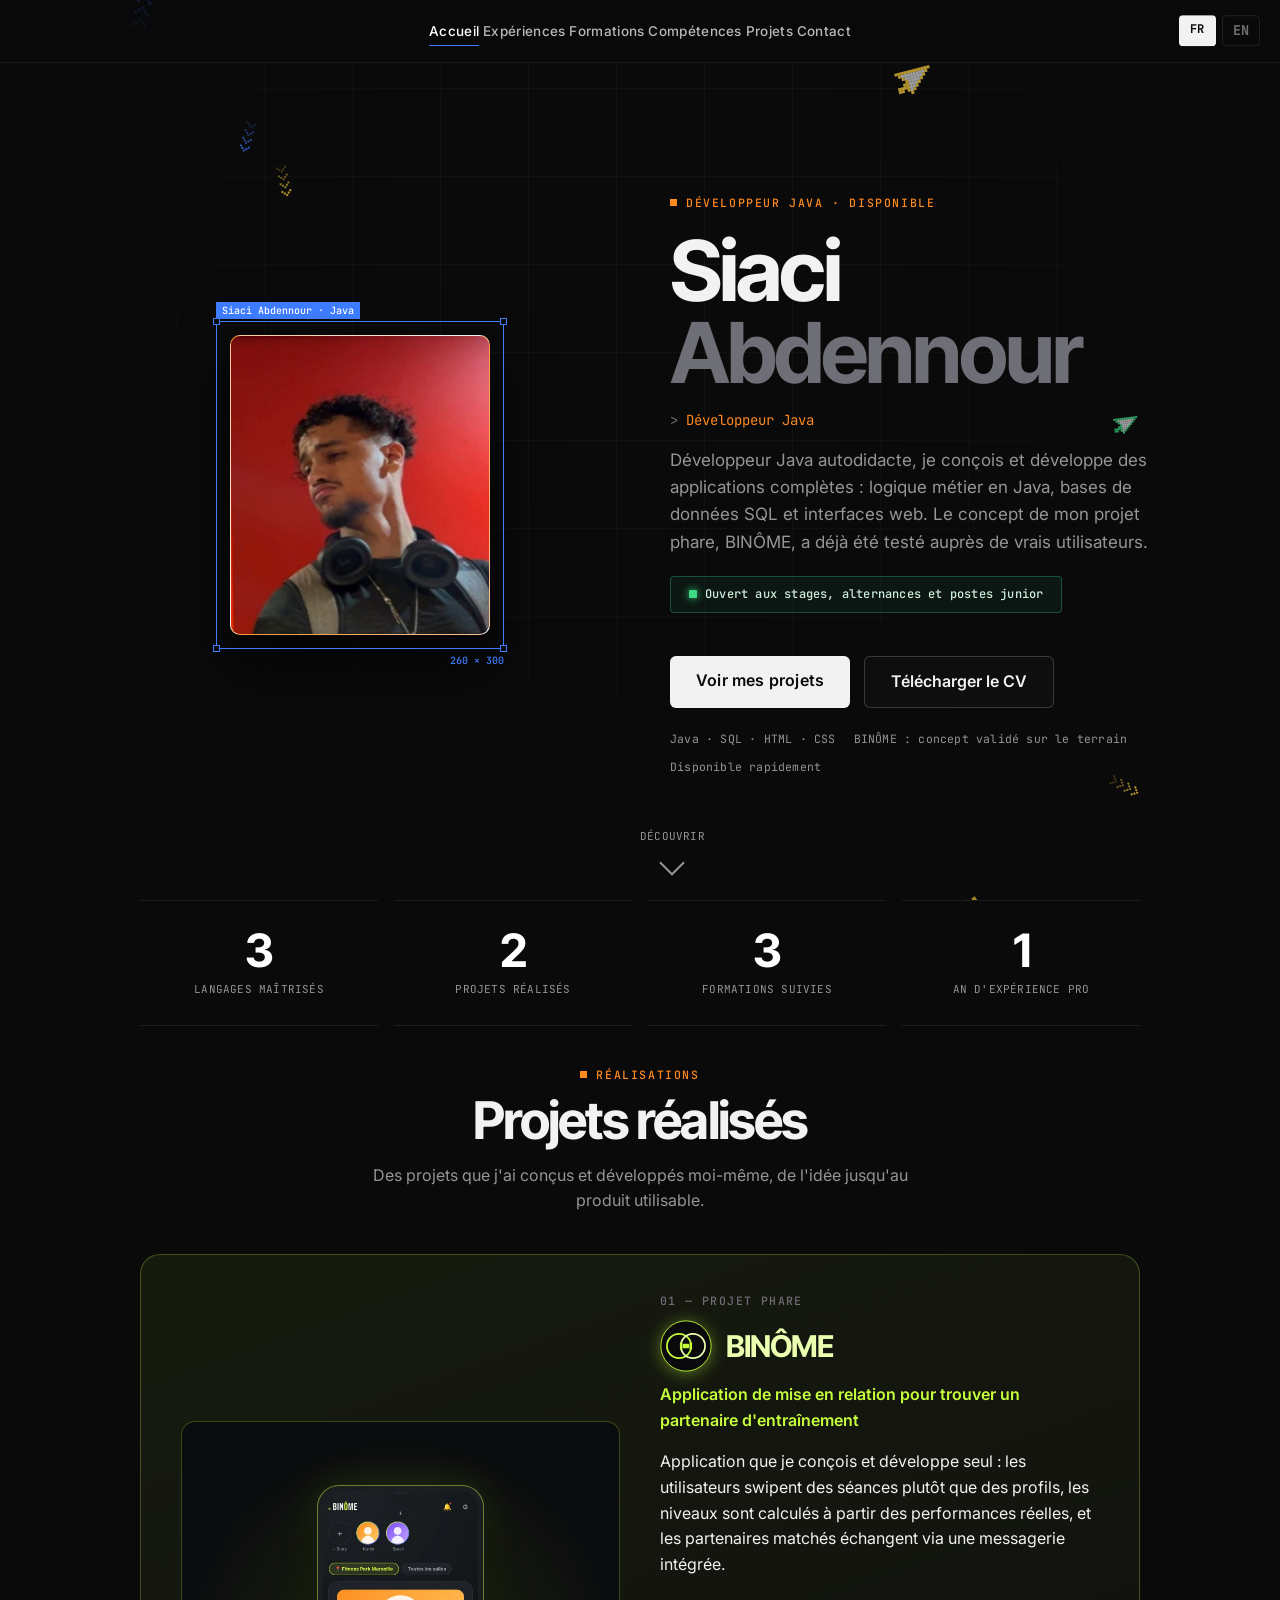
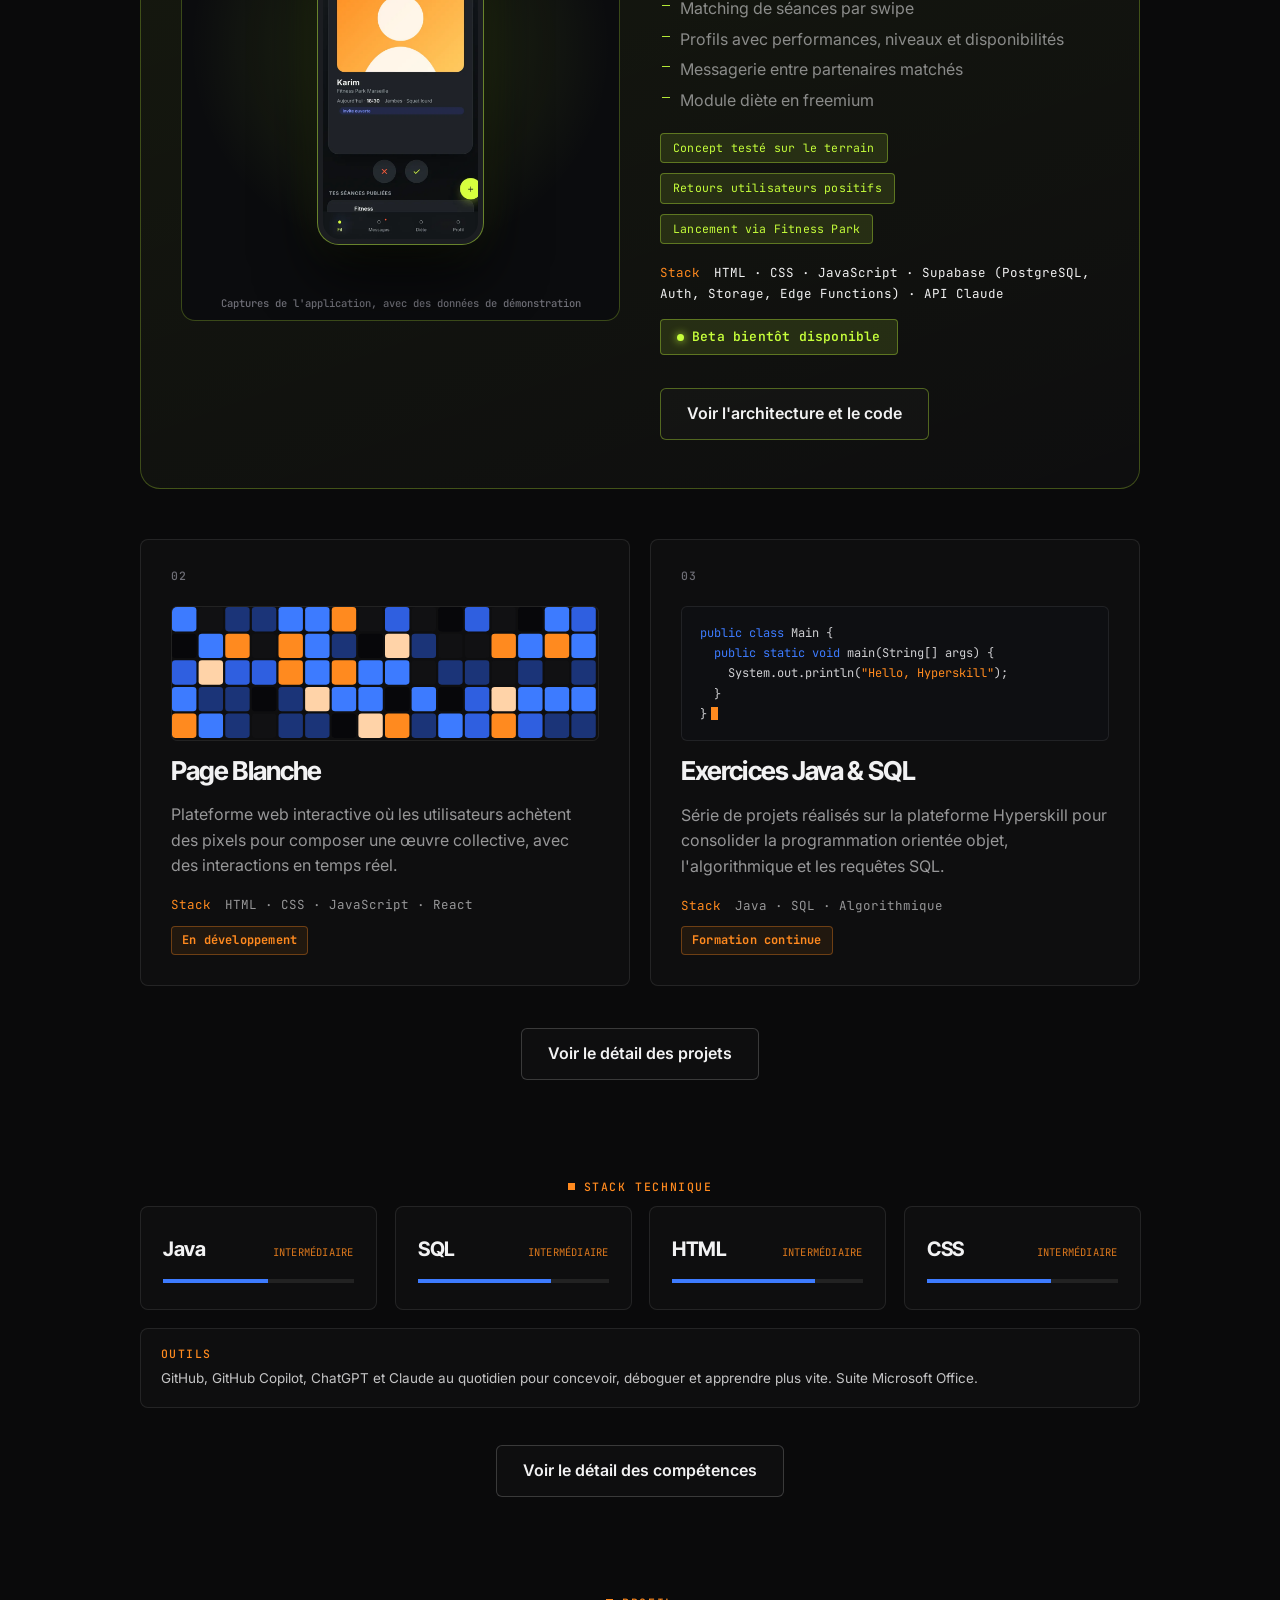
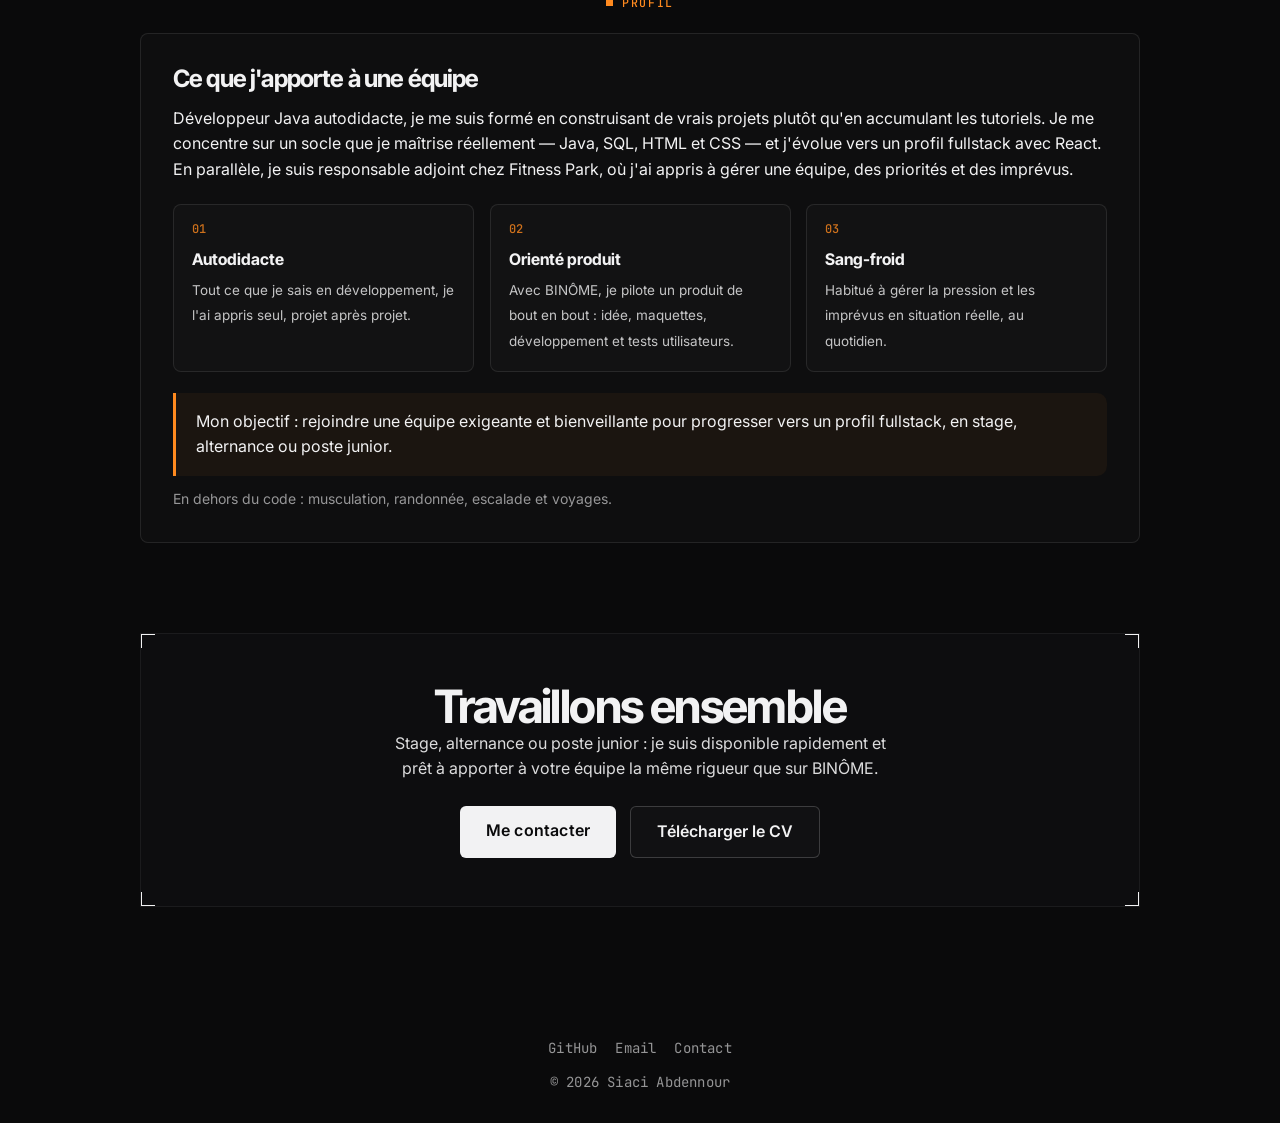
<file: index.html>
<!DOCTYPE html>
<html lang="fr">
<head>
<meta charset="UTF-8">
<meta name="viewport" content="width=device-width, initial-scale=1">
<title>Siaci Abdennour — Développeur Java</title>
<meta name="description" content="Portfolio de Siaci Abdennour, développeur Java (Java, HTML, CSS, SQL) en évolution vers un profil fullstack. Ouvert aux stages, alternances et postes junior.">
<meta name="theme-color" content="#0a0a0b">
<link rel="icon" type="image/svg+xml" href="favicon.svg">
<link rel="canonical" href="https://abdesci.github.io/">

<!-- Open Graph -->
<meta property="og:type" content="website">
<meta property="og:title" content="Siaci Abdennour — Développeur Java">
<meta property="og:description" content="Portfolio de Siaci Abdennour, développeur Java en évolution vers un profil fullstack.">
<meta property="og:url" content="https://abdesci.github.io/">
<meta property="og:locale" content="fr_FR">

<link rel="preconnect" href="https://fonts.googleapis.com">
<link rel="preconnect" href="https://fonts.gstatic.com" crossorigin>
<link href="https://fonts.googleapis.com/css2?family=Inter:wght@400;500;600;700&family=Inter+Tight:wght@500;600;700;800&family=JetBrains+Mono:wght@400;500;700&display=swap" rel="stylesheet">

<link rel="stylesheet" href="style.css">
</head>

<body>

<a class="skip-link" href="#main">Aller au contenu</a>

<!-- NAVBAR -->
<nav class="nav" aria-label="Navigation principale">
  <div class="nav-links">
    <a href="index.html" aria-current="page">Accueil</a>
    <a href="experiences.html">Expériences</a>
    <a href="formations.html">Formations</a>
    <a href="competences.html">Compétences</a>
    <a href="projets.html">Projets</a>
    <a href="contact.html">Contact</a>
  </div>
  <button class="nav-toggle" aria-label="Ouvrir le menu" aria-expanded="false">☰</button>
  <div class="lang-switch">
    <span class="active">FR</span>
    <a href="en/index.html">EN</a>
  </div>
</nav>

<main id="main">

<!-- HERO -->
<div class="split-hero">
  <div class="visual">
    <div class="avatar-wrap">
      <img src="photo.jpg" alt="Photo de Siaci Abdennour" onerror="var p=this.parentElement; this.remove(); p.textContent='SA';">
    </div>
  </div>
  <div class="content">
    <span class="eyebrow hero-eyebrow">Développeur Java · Disponible</span>
    <h1>Siaci <span class="accent-word">Abdennour</span></h1>
    <p class="subtitle"><span data-typed="Développeur Java|Java · SQL · Web|Créateur de BINÔME"></span></p>
    <p class="hero-tagline">Développeur Java autodidacte, je conçois et développe des applications complètes&nbsp;: logique métier en Java, bases de données SQL et interfaces web. Le concept de mon projet phare, BINÔME, a déjà été testé auprès de vrais utilisateurs.</p>
    <span class="badge-pill"><span class="dot"></span> Ouvert aux stages, alternances et postes junior</span>
    <div class="cta-row">
      <a href="#projets" class="btn">Voir mes projets</a>
      <a href="cv.pdf" class="btn-outline">Télécharger le CV</a>
    </div>
    <div class="trust-strip">
      <span>Java · SQL · HTML · CSS</span>
      <span>BINÔME : concept validé sur le terrain</span>
      <span>Disponible rapidement</span>
    </div>
  </div>
  <a href="#stats" class="scroll-cue" aria-label="Défiler vers le bas">
    <span>Découvrir</span>
    <span class="arrow"></span>
  </a>
</div>

<!-- STATS -->
<div class="stats-row reveal" id="stats">
  <div class="stat">
    <span class="num" data-count="4">0</span>
    <span class="label">Langages maîtrisés</span>
  </div>
  <div class="stat">
    <span class="num" data-count="3">0</span>
    <span class="label">Projets réalisés</span>
  </div>
  <div class="stat">
    <span class="num" data-count="4">0</span>
    <span class="label">Formations suivies</span>
  </div>
  <div class="stat">
    <span class="num" data-count="1">0</span>
    <span class="label">An d'expérience pro</span>
  </div>
</div>

<!-- PROJETS -->
<div class="section reveal" id="projets">
  <span class="eyebrow">Réalisations</span>
  <h2 class="section-heading">Projets réalisés</h2>
  <p class="section-intro">Des projets que j'ai conçus et développés moi-même, de l'idée jusqu'au produit utilisable.</p>

  <div class="case-study binome-block">
    <div class="visual binome-shots">
      <figure class="phone phone-side phone-left"><img src="images/binome/chat.webp" alt="Conversation entre deux partenaires d'entraînement" width="600" height="1298" loading="lazy"></figure>
      <figure class="phone phone-main"><img src="images/binome/feed.webp" alt="Fil de BINÔME : une séance proposée à swiper" width="600" height="1298" loading="lazy"></figure>
      <figure class="phone phone-side phone-right"><img src="images/binome/diete.webp" alt="Suivi diététique avec objectifs caloriques et macros" width="600" height="1298" loading="lazy"></figure>
      <p class="shots-caption">Captures de l'application, avec des données de démonstration</p>
    </div>
    <div>
      <span class="project-kicker">01 — Projet phare</span>
      <div class="brand-row">
        <svg class="brand-logo" viewBox="0 0 120 120" xmlns="http://www.w3.org/2000/svg" role="img" aria-label="Logo BINÔME">
          <circle cx="60" cy="60" r="58" fill="#0a0a0c"/>
          <circle cx="60" cy="60" r="58" fill="none" stroke="#c6ff3b" stroke-width="2"/>
          <circle cx="44" cy="60" r="28" fill="none" stroke="#c6ff3b" stroke-width="4"/>
          <circle cx="76" cy="60" r="28" fill="none" stroke="#eaffb0" stroke-width="4"/>
          <rect x="53" y="55" width="14" height="10" rx="2" fill="#c6ff3b"/>
          <rect x="46" y="52" width="6" height="16" rx="2" fill="#c6ff3b"/>
          <rect x="68" y="52" width="6" height="16" rx="2" fill="#c6ff3b"/>
        </svg>
        <h3 class="project-name">BINÔME</h3>
      </div>
      <span class="tagline">Application de mise en relation pour trouver un partenaire d'entraînement</span>
      <p>Application que je conçois et développe seul&nbsp;: les utilisateurs swipent des séances plutôt que des profils, les niveaux sont calculés à partir des performances réelles, et les partenaires matchés échangent via une messagerie intégrée.</p>
      <ul class="feature-list">
        <li>Matching de séances par swipe</li>
        <li>Profils avec performances, niveaux et disponibilités</li>
        <li>Messagerie entre partenaires matchés</li>
        <li>Module diète en freemium</li>
      </ul>
      <div class="stat-chips">
        <span class="chip">Concept testé sur le terrain</span>
        <span class="chip">Retours utilisateurs positifs</span>
        <span class="chip">Lancement via Fitness Park</span>
      </div>
      <p class="tech binome-stack"><span class="tech-label">Stack</span> HTML · CSS · JavaScript · Supabase (PostgreSQL, Auth, Storage, Edge Functions) · API Claude</p>
      <span class="beta-badge"><span class="dot"></span> Beta bientôt disponible</span>
      <p style="margin-top:18px;"><a href="projets.html#sous-le-capot" class="btn-outline">Voir l'architecture et le code</a></p>
    </div>
  </div>

  <div class="secondary-projects">
    <div class="project">
      <span class="project-kicker">02</span>
      <svg class="project-visual" viewBox="0 0 384 120" xmlns="http://www.w3.org/2000/svg" role="img" aria-label="Aperçu de la mosaïque de pixels du projet Page Blanche">
      <rect x="0" y="0" width="22" height="22" rx="3" fill="#3d7bff"/><rect x="24" y="0" width="22" height="22" rx="3" fill="#111113"/><rect x="48" y="0" width="22" height="22" rx="3" fill="#1b3478"/><rect x="72" y="0" width="22" height="22" rx="3" fill="#1b3478"/><rect x="96" y="0" width="22" height="22" rx="3" fill="#3d7bff"/><rect x="120" y="0" width="22" height="22" rx="3" fill="#3d7bff"/><rect x="144" y="0" width="22" height="22" rx="3" fill="#ff8a1f"/><rect x="168" y="0" width="22" height="22" rx="3" fill="#111113"/><rect x="192" y="0" width="22" height="22" rx="3" fill="#2f5fe0"/><rect x="216" y="0" width="22" height="22" rx="3" fill="#111113"/><rect x="240" y="0" width="22" height="22" rx="3" fill="#07070a"/><rect x="264" y="0" width="22" height="22" rx="3" fill="#2f5fe0"/><rect x="288" y="0" width="22" height="22" rx="3" fill="#111113"/><rect x="312" y="0" width="22" height="22" rx="3" fill="#07070a"/><rect x="336" y="0" width="22" height="22" rx="3" fill="#3d7bff"/><rect x="360" y="0" width="22" height="22" rx="3" fill="#2f5fe0"/>
      <rect x="0" y="24" width="22" height="22" rx="3" fill="#07070a"/><rect x="24" y="24" width="22" height="22" rx="3" fill="#3d7bff"/><rect x="48" y="24" width="22" height="22" rx="3" fill="#ff8a1f"/><rect x="72" y="24" width="22" height="22" rx="3" fill="#111113"/><rect x="96" y="24" width="22" height="22" rx="3" fill="#ff8a1f"/><rect x="120" y="24" width="22" height="22" rx="3" fill="#3d7bff"/><rect x="144" y="24" width="22" height="22" rx="3" fill="#1b3478"/><rect x="168" y="24" width="22" height="22" rx="3" fill="#07070a"/><rect x="192" y="24" width="22" height="22" rx="3" fill="#ffd3a8"/><rect x="216" y="24" width="22" height="22" rx="3" fill="#1b3478"/><rect x="240" y="24" width="22" height="22" rx="3" fill="#111113"/><rect x="264" y="24" width="22" height="22" rx="3" fill="#111113"/><rect x="288" y="24" width="22" height="22" rx="3" fill="#ff8a1f"/><rect x="312" y="24" width="22" height="22" rx="3" fill="#3d7bff"/><rect x="336" y="24" width="22" height="22" rx="3" fill="#ff8a1f"/><rect x="360" y="24" width="22" height="22" rx="3" fill="#3d7bff"/>
      <rect x="0" y="48" width="22" height="22" rx="3" fill="#2f5fe0"/><rect x="24" y="48" width="22" height="22" rx="3" fill="#ffd3a8"/><rect x="48" y="48" width="22" height="22" rx="3" fill="#2f5fe0"/><rect x="72" y="48" width="22" height="22" rx="3" fill="#2f5fe0"/><rect x="96" y="48" width="22" height="22" rx="3" fill="#ff8a1f"/><rect x="120" y="48" width="22" height="22" rx="3" fill="#3d7bff"/><rect x="144" y="48" width="22" height="22" rx="3" fill="#ff8a1f"/><rect x="168" y="48" width="22" height="22" rx="3" fill="#3d7bff"/><rect x="192" y="48" width="22" height="22" rx="3" fill="#3d7bff"/><rect x="216" y="48" width="22" height="22" rx="3" fill="#111113"/><rect x="240" y="48" width="22" height="22" rx="3" fill="#1b3478"/><rect x="264" y="48" width="22" height="22" rx="3" fill="#1b3478"/><rect x="288" y="48" width="22" height="22" rx="3" fill="#111113"/><rect x="312" y="48" width="22" height="22" rx="3" fill="#1b3478"/><rect x="336" y="48" width="22" height="22" rx="3" fill="#111113"/><rect x="360" y="48" width="22" height="22" rx="3" fill="#1b3478"/>
      <rect x="0" y="72" width="22" height="22" rx="3" fill="#3d7bff"/><rect x="24" y="72" width="22" height="22" rx="3" fill="#1b3478"/><rect x="48" y="72" width="22" height="22" rx="3" fill="#1b3478"/><rect x="72" y="72" width="22" height="22" rx="3" fill="#07070a"/><rect x="96" y="72" width="22" height="22" rx="3" fill="#1b3478"/><rect x="120" y="72" width="22" height="22" rx="3" fill="#ffd3a8"/><rect x="144" y="72" width="22" height="22" rx="3" fill="#3d7bff"/><rect x="168" y="72" width="22" height="22" rx="3" fill="#3d7bff"/><rect x="192" y="72" width="22" height="22" rx="3" fill="#07070a"/><rect x="216" y="72" width="22" height="22" rx="3" fill="#3d7bff"/><rect x="240" y="72" width="22" height="22" rx="3" fill="#07070a"/><rect x="264" y="72" width="22" height="22" rx="3" fill="#2f5fe0"/><rect x="288" y="72" width="22" height="22" rx="3" fill="#ffd3a8"/><rect x="312" y="72" width="22" height="22" rx="3" fill="#3d7bff"/><rect x="336" y="72" width="22" height="22" rx="3" fill="#3d7bff"/><rect x="360" y="72" width="22" height="22" rx="3" fill="#3d7bff"/>
      <rect x="0" y="96" width="22" height="22" rx="3" fill="#ff8a1f"/><rect x="24" y="96" width="22" height="22" rx="3" fill="#3d7bff"/><rect x="48" y="96" width="22" height="22" rx="3" fill="#1b3478"/><rect x="72" y="96" width="22" height="22" rx="3" fill="#111113"/><rect x="96" y="96" width="22" height="22" rx="3" fill="#1b3478"/><rect x="120" y="96" width="22" height="22" rx="3" fill="#1b3478"/><rect x="144" y="96" width="22" height="22" rx="3" fill="#07070a"/><rect x="168" y="96" width="22" height="22" rx="3" fill="#ffd3a8"/><rect x="192" y="96" width="22" height="22" rx="3" fill="#ff8a1f"/><rect x="216" y="96" width="22" height="22" rx="3" fill="#1b3478"/><rect x="240" y="96" width="22" height="22" rx="3" fill="#3d7bff"/><rect x="264" y="96" width="22" height="22" rx="3" fill="#2f5fe0"/><rect x="288" y="96" width="22" height="22" rx="3" fill="#ff8a1f"/><rect x="312" y="96" width="22" height="22" rx="3" fill="#2f5fe0"/><rect x="336" y="96" width="22" height="22" rx="3" fill="#1b3478"/><rect x="360" y="96" width="22" height="22" rx="3" fill="#1b3478"/>
    </svg>
      <h3 class="project-name">Page Blanche</h3>
      <p>Plateforme web interactive où les utilisateurs achètent des pixels pour composer une œuvre collective, avec des interactions en temps réel.</p>
      <p class="tech"><span class="tech-label">Stack</span> HTML · CSS · JavaScript · React</p>
      <span class="badge">En développement</span>
    </div>
    <div class="project">
      <span class="project-kicker">03</span>
      <div class="code-visual" aria-hidden="true">
        <span><i>public class</i> Main {</span>
        <span>&nbsp;&nbsp;<i>public static void</i> main(String[] args) {</span>
        <span>&nbsp;&nbsp;&nbsp;&nbsp;System.out.println(<b>"Hello, Hyperskill"</b>);</span>
        <span>&nbsp;&nbsp;}</span>
        <span>}</span>
      </div>
      <h3 class="project-name">Exercices Java &amp; SQL</h3>
      <p>Série de projets réalisés sur la plateforme Hyperskill pour consolider la programmation orientée objet, l'algorithmique et les requêtes SQL.</p>
      <p class="tech"><span class="tech-label">Stack</span> Java · SQL · Algorithmique</p>
      <span class="badge">Formation continue</span>
    </div>
  </div>

  <p style="text-align:center; margin-top:28px;">
    <a href="projets.html" class="btn-outline">Voir le détail des projets</a>
  </p>
</div>

<!-- STACK -->
<div class="section reveal">
  <span class="eyebrow">Stack technique</span>
  <div class="lang-grid">
    <div class="lang-card" style="--fill:55%">
      <div class="lang-top"><span class="lang-name">Java</span><span class="lang-level">Intermédiaire</span></div>
      <div class="lang-bar"><div class="lang-bar-fill"></div></div>
    </div>
    <div class="lang-card" style="--fill:70%">
      <div class="lang-top"><span class="lang-name">SQL</span><span class="lang-level">Intermédiaire</span></div>
      <div class="lang-bar"><div class="lang-bar-fill"></div></div>
    </div>
    <div class="lang-card" style="--fill:75%">
      <div class="lang-top"><span class="lang-name">HTML</span><span class="lang-level">Intermédiaire</span></div>
      <div class="lang-bar"><div class="lang-bar-fill"></div></div>
    </div>
    <div class="lang-card" style="--fill:65%">
      <div class="lang-top"><span class="lang-name">CSS</span><span class="lang-level">Intermédiaire</span></div>
      <div class="lang-bar"><div class="lang-bar-fill"></div></div>
    </div>
  </div>
  <div class="ai-tools-tag">
    <div>
      <strong>Outils</strong>
      <span>GitHub, GitHub Copilot, ChatGPT et Claude au quotidien pour concevoir, déboguer et apprendre plus vite. Suite Microsoft Office.</span>
    </div>
  </div>
  <p style="text-align:center; margin-top:22px;">
    <a href="competences.html" class="btn-outline">Voir le détail des compétences</a>
  </p>
</div>

<!-- PROFIL -->
<div class="section reveal">
  <span class="eyebrow">Profil</span>
  <div class="card">
    <h2>Ce que j'apporte à une équipe</h2>
    <p>Développeur Java autodidacte, je me suis formé en construisant de vrais projets plutôt qu'en accumulant les tutoriels. Je me concentre sur un socle que je maîtrise réellement — Java, SQL, HTML et CSS — et j'évolue vers un profil fullstack avec React. En parallèle, je suis responsable adjoint chez Fitness Park, où j'ai appris à gérer une équipe, des priorités et des imprévus.</p>
    <div class="about-highlights">
      <div class="highlight-item">
        <span class="hicon">01</span>
        <strong>Autodidacte</strong>
        <span>Tout ce que je sais en développement, je l'ai appris seul, projet après projet.</span>
      </div>
      <div class="highlight-item">
        <span class="hicon">02</span>
        <strong>Orienté produit</strong>
        <span>Avec BINÔME, je pilote un produit de bout en bout&nbsp;: idée, maquettes, développement et tests utilisateurs.</span>
      </div>
      <div class="highlight-item">
        <span class="hicon">03</span>
        <strong>Sang-froid</strong>
        <span>Habitué à gérer la pression et les imprévus en situation réelle, au quotidien.</span>
      </div>
    </div>
    <p class="about-objective">Mon objectif&nbsp;: rejoindre une équipe exigeante et bienveillante pour progresser vers un profil fullstack, en stage, alternance ou poste junior.</p>
    <p class="about-hobbies">En dehors du code&nbsp;: musculation, randonnée, escalade et voyages.</p>
  </div>
</div>

<!-- CTA FINALE -->
<div class="section reveal">
  <div class="closing-cta">
    <h2>Travaillons ensemble</h2>
    <p>Stage, alternance ou poste junior&nbsp;: je suis disponible rapidement et prêt à apporter à votre équipe la même rigueur que sur BINÔME.</p>
    <div class="cta-row">
      <a href="contact.html" class="btn">Me contacter</a>
      <a href="cv.pdf" class="btn-outline">Télécharger le CV</a>
    </div>
  </div>
</div>

</main>

<footer class="site-footer">
  <div class="footer-links">
    <a href="https://github.com/abdesci" target="_blank" rel="noopener">GitHub</a>
    <a href="mailto:nourabdel345@gmail.com">Email</a>
    <a href="contact.html">Contact</a>
  </div>
  <p>&copy; <span id="year"></span> Siaci Abdennour</p>
</footer>

<script src="script.js"></script>
<script>document.getElementById("year").textContent = new Date().getFullYear();</script>
</body>
</html>
</file>
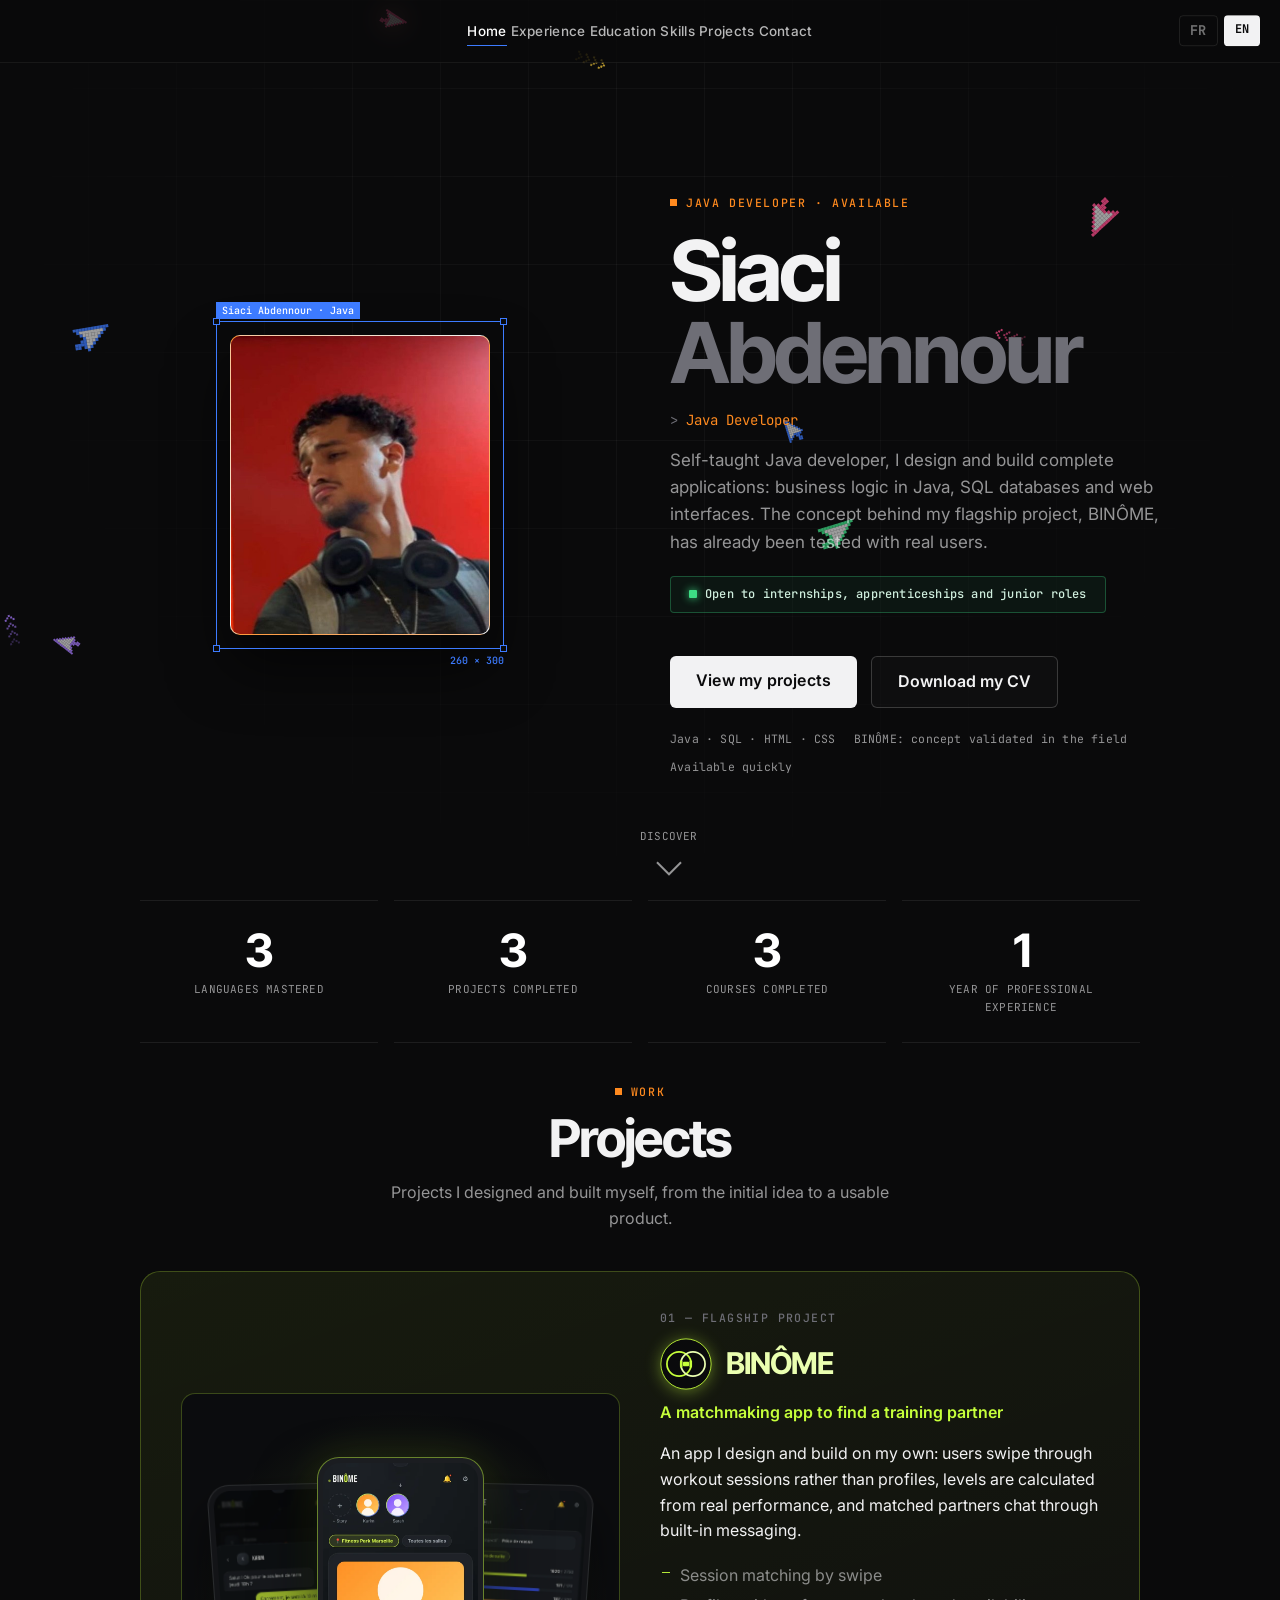
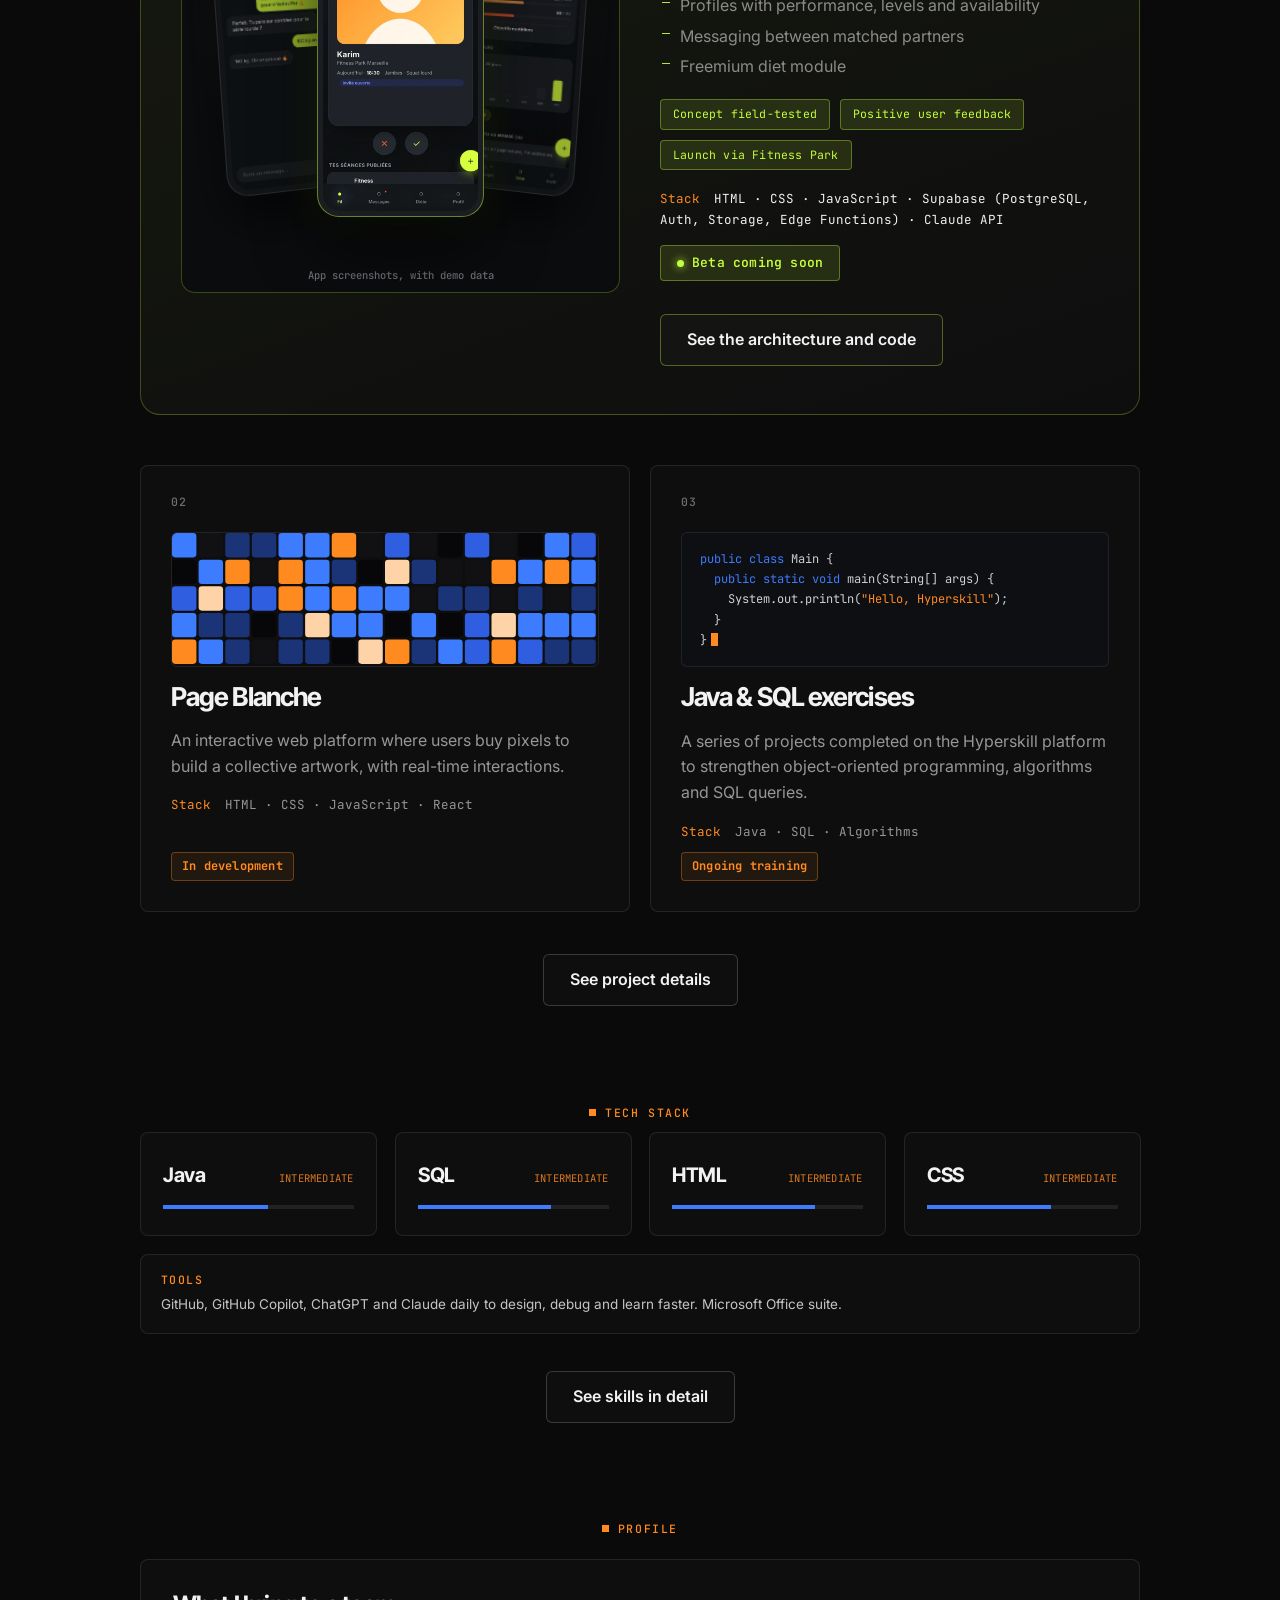
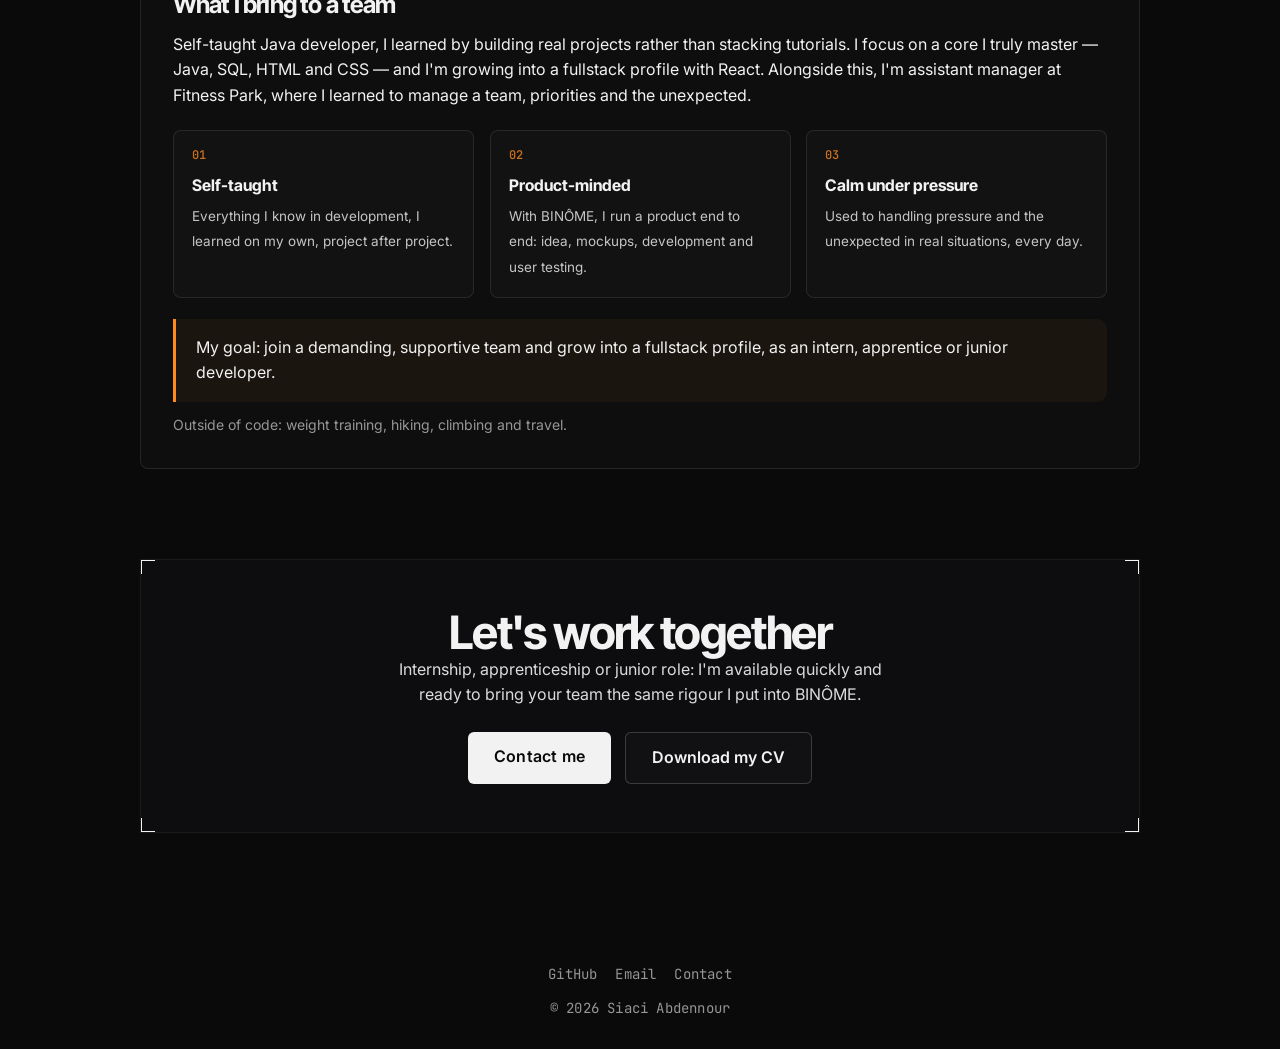
<file: en/index.html>
<!DOCTYPE html>
<html lang="en">
<head>
<meta charset="UTF-8">
<meta name="viewport" content="width=device-width, initial-scale=1">
<title>Siaci Abdennour — Java Developer</title>
<meta name="description" content="Portfolio of Siaci Abdennour, Java developer (Java, HTML, CSS, SQL) evolving towards a fullstack profile. Open to internships, apprenticeships and junior roles.">
<meta name="theme-color" content="#0a0a0b">
<link rel="icon" type="image/svg+xml" href="../favicon.svg">
<link rel="canonical" href="https://abdesci.github.io/en/index.html">

<!-- Open Graph -->
<meta property="og:type" content="website">
<meta property="og:title" content="Siaci Abdennour — Java Developer">
<meta property="og:description" content="Portfolio of Siaci Abdennour, Java developer evolving towards a fullstack profile.">
<meta property="og:url" content="https://abdesci.github.io/en/index.html">
<meta property="og:locale" content="en_US">

<link rel="preconnect" href="https://fonts.googleapis.com">
<link rel="preconnect" href="https://fonts.gstatic.com" crossorigin>
<link href="https://fonts.googleapis.com/css2?family=Inter:wght@400;500;600;700&family=Inter+Tight:wght@500;600;700;800&family=JetBrains+Mono:wght@400;500;700&display=swap" rel="stylesheet">

<link rel="stylesheet" href="../style.css">
</head>

<body>

<a class="skip-link" href="#main">Skip to content</a>

<!-- NAVBAR -->
<nav class="nav" aria-label="Main navigation">
  <div class="nav-links">
    <a href="index.html" aria-current="page">Home</a>
    <a href="experiences.html">Experience</a>
    <a href="formations.html">Education</a>
    <a href="competences.html">Skills</a>
    <a href="projets.html">Projects</a>
    <a href="contact.html">Contact</a>
  </div>
  <button class="nav-toggle" aria-label="Open menu" aria-expanded="false">☰</button>
  <div class="lang-switch">
    <a href="../index.html">FR</a>
    <span class="active">EN</span>
  </div>
</nav>

<main id="main">

<!-- HERO -->
<div class="split-hero">
  <div class="visual">
    <div class="avatar-wrap">
      <img src="../photo.jpg" alt="Photo of Siaci Abdennour" onerror="var p=this.parentElement; this.remove(); p.textContent='SA';">
    </div>
  </div>
  <div class="content">
    <span class="eyebrow hero-eyebrow">Java Developer · Available</span>
    <h1>Siaci <span class="accent-word">Abdennour</span></h1>
    <p class="subtitle"><span data-typed="Java Developer|Java · SQL · Web|Creator of BINÔME"></span></p>
    <p class="hero-tagline">Self-taught Java developer, I design and build complete applications: business logic in Java, SQL databases and web interfaces. The concept behind my flagship project, BINÔME, has already been tested with real users.</p>
    <span class="badge-pill"><span class="dot"></span> Open to internships, apprenticeships and junior roles</span>
    <div class="cta-row">
      <a href="#projets" class="btn">View my projects</a>
      <a href="../cv.pdf" class="btn-outline">Download my CV</a>
    </div>
    <div class="trust-strip">
      <span>Java · SQL · HTML · CSS</span>
      <span>BINÔME: concept validated in the field</span>
      <span>Available quickly</span>
    </div>
  </div>
  <a href="#stats" class="scroll-cue" aria-label="Scroll down">
    <span>Discover</span>
    <span class="arrow"></span>
  </a>
</div>

<!-- STATS -->
<div class="stats-row reveal" id="stats">
  <div class="stat">
    <span class="num" data-count="4">0</span>
    <span class="label">Languages mastered</span>
  </div>
  <div class="stat">
    <span class="num" data-count="3">0</span>
    <span class="label">Projects completed</span>
  </div>
  <div class="stat">
    <span class="num" data-count="4">0</span>
    <span class="label">Courses completed</span>
  </div>
  <div class="stat">
    <span class="num" data-count="1">0</span>
    <span class="label">Year of professional experience</span>
  </div>
</div>

<!-- PROJETS -->
<div class="section reveal" id="projets">
  <span class="eyebrow">Work</span>
  <h2 class="section-heading">Projects</h2>
  <p class="section-intro">Projects I designed and built myself, from the initial idea to a usable product.</p>

  <div class="case-study binome-block">
    <div class="visual binome-shots">
      <figure class="phone phone-side phone-left"><img src="../images/binome/chat.webp" alt="Chat between two training partners" width="600" height="1298" loading="lazy"></figure>
      <figure class="phone phone-main"><img src="../images/binome/feed.webp" alt="BINÔME feed: a workout session to swipe" width="600" height="1298" loading="lazy"></figure>
      <figure class="phone phone-side phone-right"><img src="../images/binome/diete.webp" alt="Diet tracking with calorie and macro goals" width="600" height="1298" loading="lazy"></figure>
      <p class="shots-caption">App screenshots, with demo data</p>
    </div>
    <div>
      <span class="project-kicker">01 — Flagship project</span>
      <div class="brand-row">
        <svg class="brand-logo" viewBox="0 0 120 120" xmlns="http://www.w3.org/2000/svg" role="img" aria-label="BINÔME logo">
          <circle cx="60" cy="60" r="58" fill="#0a0a0c"/>
          <circle cx="60" cy="60" r="58" fill="none" stroke="#c6ff3b" stroke-width="2"/>
          <circle cx="44" cy="60" r="28" fill="none" stroke="#c6ff3b" stroke-width="4"/>
          <circle cx="76" cy="60" r="28" fill="none" stroke="#eaffb0" stroke-width="4"/>
          <rect x="53" y="55" width="14" height="10" rx="2" fill="#c6ff3b"/>
          <rect x="46" y="52" width="6" height="16" rx="2" fill="#c6ff3b"/>
          <rect x="68" y="52" width="6" height="16" rx="2" fill="#c6ff3b"/>
        </svg>
        <h3 class="project-name">BINÔME</h3>
      </div>
      <span class="tagline">A matchmaking app to find a training partner</span>
      <p>An app I design and build on my own: users swipe through workout sessions rather than profiles, levels are calculated from real performance, and matched partners chat through built-in messaging.</p>
      <ul class="feature-list">
        <li>Session matching by swipe</li>
        <li>Profiles with performance, levels and availability</li>
        <li>Messaging between matched partners</li>
        <li>Freemium diet module</li>
      </ul>
      <div class="stat-chips">
        <span class="chip">Concept field-tested</span>
        <span class="chip">Positive user feedback</span>
        <span class="chip">Launch via Fitness Park</span>
      </div>
      <p class="tech binome-stack"><span class="tech-label">Stack</span> HTML · CSS · JavaScript · Supabase (PostgreSQL, Auth, Storage, Edge Functions) · Claude API</p>
      <span class="beta-badge"><span class="dot"></span> Beta coming soon</span>
      <p style="margin-top:18px;"><a href="projets.html#sous-le-capot" class="btn-outline">See the architecture and code</a></p>
    </div>
  </div>

  <div class="secondary-projects">
    <div class="project">
      <span class="project-kicker">02</span>
      <svg class="project-visual" viewBox="0 0 384 120" xmlns="http://www.w3.org/2000/svg" role="img" aria-label="Preview of the Page Blanche pixel mosaic">
      <rect x="0" y="0" width="22" height="22" rx="3" fill="#3d7bff"/><rect x="24" y="0" width="22" height="22" rx="3" fill="#111113"/><rect x="48" y="0" width="22" height="22" rx="3" fill="#1b3478"/><rect x="72" y="0" width="22" height="22" rx="3" fill="#1b3478"/><rect x="96" y="0" width="22" height="22" rx="3" fill="#3d7bff"/><rect x="120" y="0" width="22" height="22" rx="3" fill="#3d7bff"/><rect x="144" y="0" width="22" height="22" rx="3" fill="#ff8a1f"/><rect x="168" y="0" width="22" height="22" rx="3" fill="#111113"/><rect x="192" y="0" width="22" height="22" rx="3" fill="#2f5fe0"/><rect x="216" y="0" width="22" height="22" rx="3" fill="#111113"/><rect x="240" y="0" width="22" height="22" rx="3" fill="#07070a"/><rect x="264" y="0" width="22" height="22" rx="3" fill="#2f5fe0"/><rect x="288" y="0" width="22" height="22" rx="3" fill="#111113"/><rect x="312" y="0" width="22" height="22" rx="3" fill="#07070a"/><rect x="336" y="0" width="22" height="22" rx="3" fill="#3d7bff"/><rect x="360" y="0" width="22" height="22" rx="3" fill="#2f5fe0"/>
      <rect x="0" y="24" width="22" height="22" rx="3" fill="#07070a"/><rect x="24" y="24" width="22" height="22" rx="3" fill="#3d7bff"/><rect x="48" y="24" width="22" height="22" rx="3" fill="#ff8a1f"/><rect x="72" y="24" width="22" height="22" rx="3" fill="#111113"/><rect x="96" y="24" width="22" height="22" rx="3" fill="#ff8a1f"/><rect x="120" y="24" width="22" height="22" rx="3" fill="#3d7bff"/><rect x="144" y="24" width="22" height="22" rx="3" fill="#1b3478"/><rect x="168" y="24" width="22" height="22" rx="3" fill="#07070a"/><rect x="192" y="24" width="22" height="22" rx="3" fill="#ffd3a8"/><rect x="216" y="24" width="22" height="22" rx="3" fill="#1b3478"/><rect x="240" y="24" width="22" height="22" rx="3" fill="#111113"/><rect x="264" y="24" width="22" height="22" rx="3" fill="#111113"/><rect x="288" y="24" width="22" height="22" rx="3" fill="#ff8a1f"/><rect x="312" y="24" width="22" height="22" rx="3" fill="#3d7bff"/><rect x="336" y="24" width="22" height="22" rx="3" fill="#ff8a1f"/><rect x="360" y="24" width="22" height="22" rx="3" fill="#3d7bff"/>
      <rect x="0" y="48" width="22" height="22" rx="3" fill="#2f5fe0"/><rect x="24" y="48" width="22" height="22" rx="3" fill="#ffd3a8"/><rect x="48" y="48" width="22" height="22" rx="3" fill="#2f5fe0"/><rect x="72" y="48" width="22" height="22" rx="3" fill="#2f5fe0"/><rect x="96" y="48" width="22" height="22" rx="3" fill="#ff8a1f"/><rect x="120" y="48" width="22" height="22" rx="3" fill="#3d7bff"/><rect x="144" y="48" width="22" height="22" rx="3" fill="#ff8a1f"/><rect x="168" y="48" width="22" height="22" rx="3" fill="#3d7bff"/><rect x="192" y="48" width="22" height="22" rx="3" fill="#3d7bff"/><rect x="216" y="48" width="22" height="22" rx="3" fill="#111113"/><rect x="240" y="48" width="22" height="22" rx="3" fill="#1b3478"/><rect x="264" y="48" width="22" height="22" rx="3" fill="#1b3478"/><rect x="288" y="48" width="22" height="22" rx="3" fill="#111113"/><rect x="312" y="48" width="22" height="22" rx="3" fill="#1b3478"/><rect x="336" y="48" width="22" height="22" rx="3" fill="#111113"/><rect x="360" y="48" width="22" height="22" rx="3" fill="#1b3478"/>
      <rect x="0" y="72" width="22" height="22" rx="3" fill="#3d7bff"/><rect x="24" y="72" width="22" height="22" rx="3" fill="#1b3478"/><rect x="48" y="72" width="22" height="22" rx="3" fill="#1b3478"/><rect x="72" y="72" width="22" height="22" rx="3" fill="#07070a"/><rect x="96" y="72" width="22" height="22" rx="3" fill="#1b3478"/><rect x="120" y="72" width="22" height="22" rx="3" fill="#ffd3a8"/><rect x="144" y="72" width="22" height="22" rx="3" fill="#3d7bff"/><rect x="168" y="72" width="22" height="22" rx="3" fill="#3d7bff"/><rect x="192" y="72" width="22" height="22" rx="3" fill="#07070a"/><rect x="216" y="72" width="22" height="22" rx="3" fill="#3d7bff"/><rect x="240" y="72" width="22" height="22" rx="3" fill="#07070a"/><rect x="264" y="72" width="22" height="22" rx="3" fill="#2f5fe0"/><rect x="288" y="72" width="22" height="22" rx="3" fill="#ffd3a8"/><rect x="312" y="72" width="22" height="22" rx="3" fill="#3d7bff"/><rect x="336" y="72" width="22" height="22" rx="3" fill="#3d7bff"/><rect x="360" y="72" width="22" height="22" rx="3" fill="#3d7bff"/>
      <rect x="0" y="96" width="22" height="22" rx="3" fill="#ff8a1f"/><rect x="24" y="96" width="22" height="22" rx="3" fill="#3d7bff"/><rect x="48" y="96" width="22" height="22" rx="3" fill="#1b3478"/><rect x="72" y="96" width="22" height="22" rx="3" fill="#111113"/><rect x="96" y="96" width="22" height="22" rx="3" fill="#1b3478"/><rect x="120" y="96" width="22" height="22" rx="3" fill="#1b3478"/><rect x="144" y="96" width="22" height="22" rx="3" fill="#07070a"/><rect x="168" y="96" width="22" height="22" rx="3" fill="#ffd3a8"/><rect x="192" y="96" width="22" height="22" rx="3" fill="#ff8a1f"/><rect x="216" y="96" width="22" height="22" rx="3" fill="#1b3478"/><rect x="240" y="96" width="22" height="22" rx="3" fill="#3d7bff"/><rect x="264" y="96" width="22" height="22" rx="3" fill="#2f5fe0"/><rect x="288" y="96" width="22" height="22" rx="3" fill="#ff8a1f"/><rect x="312" y="96" width="22" height="22" rx="3" fill="#2f5fe0"/><rect x="336" y="96" width="22" height="22" rx="3" fill="#1b3478"/><rect x="360" y="96" width="22" height="22" rx="3" fill="#1b3478"/>
    </svg>
      <h3 class="project-name">Page Blanche</h3>
      <p>An interactive web platform where users buy pixels to build a collective artwork, with real-time interactions.</p>
      <p class="tech"><span class="tech-label">Stack</span> HTML · CSS · JavaScript · React</p>
      <span class="badge">In development</span>
    </div>
    <div class="project">
      <span class="project-kicker">03</span>
      <div class="code-visual" aria-hidden="true">
        <span><i>public class</i> Main {</span>
        <span>&nbsp;&nbsp;<i>public static void</i> main(String[] args) {</span>
        <span>&nbsp;&nbsp;&nbsp;&nbsp;System.out.println(<b>"Hello, Hyperskill"</b>);</span>
        <span>&nbsp;&nbsp;}</span>
        <span>}</span>
      </div>
      <h3 class="project-name">Java &amp; SQL exercises</h3>
      <p>A series of projects completed on the Hyperskill platform to strengthen object-oriented programming, algorithms and SQL queries.</p>
      <p class="tech"><span class="tech-label">Stack</span> Java · SQL · Algorithms</p>
      <span class="badge">Ongoing training</span>
    </div>
  </div>

  <p style="text-align:center; margin-top:28px;">
    <a href="projets.html" class="btn-outline">See project details</a>
  </p>
</div>

<!-- STACK -->
<div class="section reveal">
  <span class="eyebrow">Tech stack</span>
  <div class="lang-grid">
    <div class="lang-card" style="--fill:55%">
      <div class="lang-top"><span class="lang-name">Java</span><span class="lang-level">Intermediate</span></div>
      <div class="lang-bar"><div class="lang-bar-fill"></div></div>
    </div>
    <div class="lang-card" style="--fill:70%">
      <div class="lang-top"><span class="lang-name">SQL</span><span class="lang-level">Intermediate</span></div>
      <div class="lang-bar"><div class="lang-bar-fill"></div></div>
    </div>
    <div class="lang-card" style="--fill:75%">
      <div class="lang-top"><span class="lang-name">HTML</span><span class="lang-level">Intermediate</span></div>
      <div class="lang-bar"><div class="lang-bar-fill"></div></div>
    </div>
    <div class="lang-card" style="--fill:65%">
      <div class="lang-top"><span class="lang-name">CSS</span><span class="lang-level">Intermediate</span></div>
      <div class="lang-bar"><div class="lang-bar-fill"></div></div>
    </div>
  </div>
  <div class="ai-tools-tag">
    <div>
      <strong>Tools</strong>
      <span>GitHub, GitHub Copilot, ChatGPT and Claude daily to design, debug and learn faster. Microsoft Office suite.</span>
    </div>
  </div>
  <p style="text-align:center; margin-top:22px;">
    <a href="competences.html" class="btn-outline">See skills in detail</a>
  </p>
</div>

<!-- PROFIL -->
<div class="section reveal">
  <span class="eyebrow">Profile</span>
  <div class="card">
    <h2>What I bring to a team</h2>
    <p>Self-taught Java developer, I learned by building real projects rather than stacking tutorials. I focus on a core I truly master — Java, SQL, HTML and CSS — and I'm growing into a fullstack profile with React. Alongside this, I'm assistant manager at Fitness Park, where I learned to manage a team, priorities and the unexpected.</p>
    <div class="about-highlights">
      <div class="highlight-item">
        <span class="hicon">01</span>
        <strong>Self-taught</strong>
        <span>Everything I know in development, I learned on my own, project after project.</span>
      </div>
      <div class="highlight-item">
        <span class="hicon">02</span>
        <strong>Product-minded</strong>
        <span>With BINÔME, I run a product end to end: idea, mockups, development and user testing.</span>
      </div>
      <div class="highlight-item">
        <span class="hicon">03</span>
        <strong>Calm under pressure</strong>
        <span>Used to handling pressure and the unexpected in real situations, every day.</span>
      </div>
    </div>
    <p class="about-objective">My goal: join a demanding, supportive team and grow into a fullstack profile, as an intern, apprentice or junior developer.</p>
    <p class="about-hobbies">Outside of code: weight training, hiking, climbing and travel.</p>
  </div>
</div>

<!-- CTA FINALE -->
<div class="section reveal">
  <div class="closing-cta">
    <h2>Let's work together</h2>
    <p>Internship, apprenticeship or junior role: I'm available quickly and ready to bring your team the same rigour I put into BINÔME.</p>
    <div class="cta-row">
      <a href="contact.html" class="btn">Contact me</a>
      <a href="../cv.pdf" class="btn-outline">Download my CV</a>
    </div>
  </div>
</div>

</main>

<footer class="site-footer">
  <div class="footer-links">
    <a href="https://github.com/abdesci" target="_blank" rel="noopener">GitHub</a>
    <a href="mailto:nourabdel345@gmail.com">Email</a>
    <a href="contact.html">Contact</a>
  </div>
  <p>&copy; <span id="year"></span> Siaci Abdennour</p>
</footer>

<script src="../script.js"></script>
<script>document.getElementById("year").textContent = new Date().getFullYear();</script>
</body>
</html>
</file>
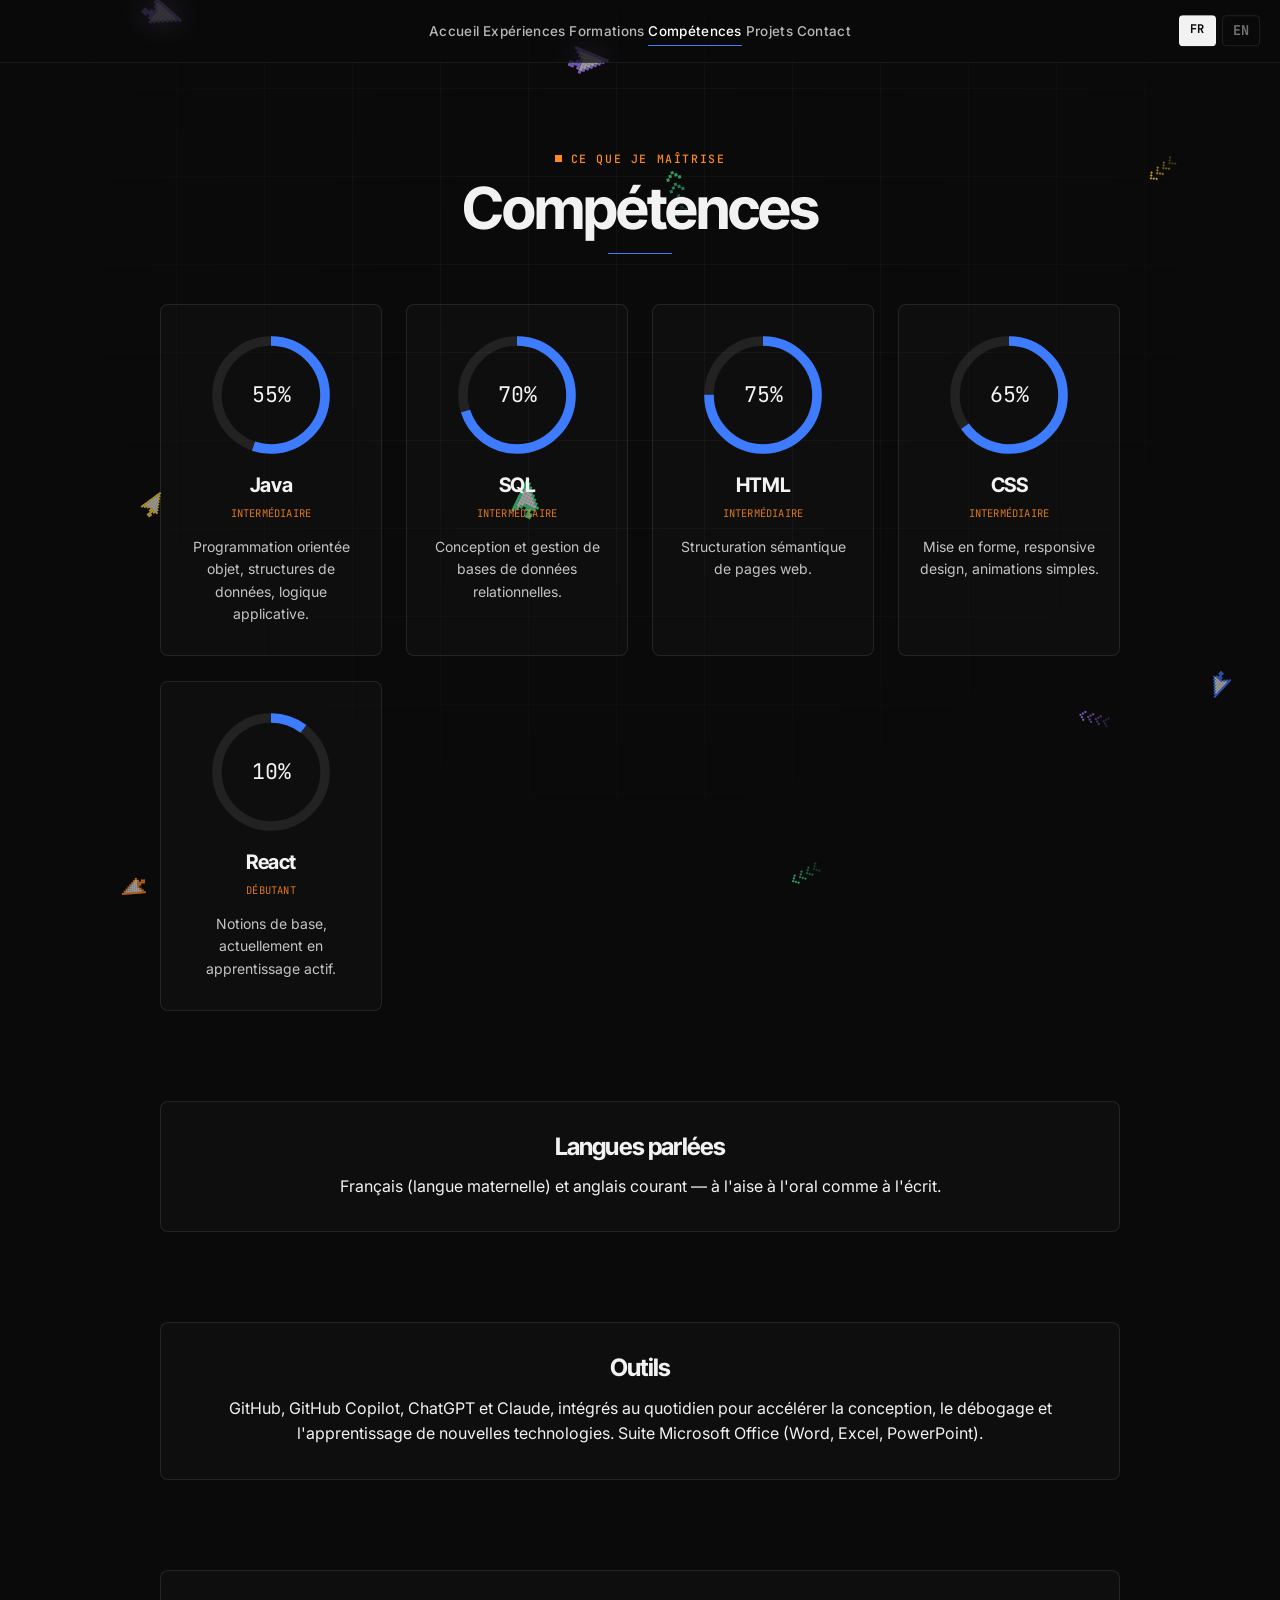
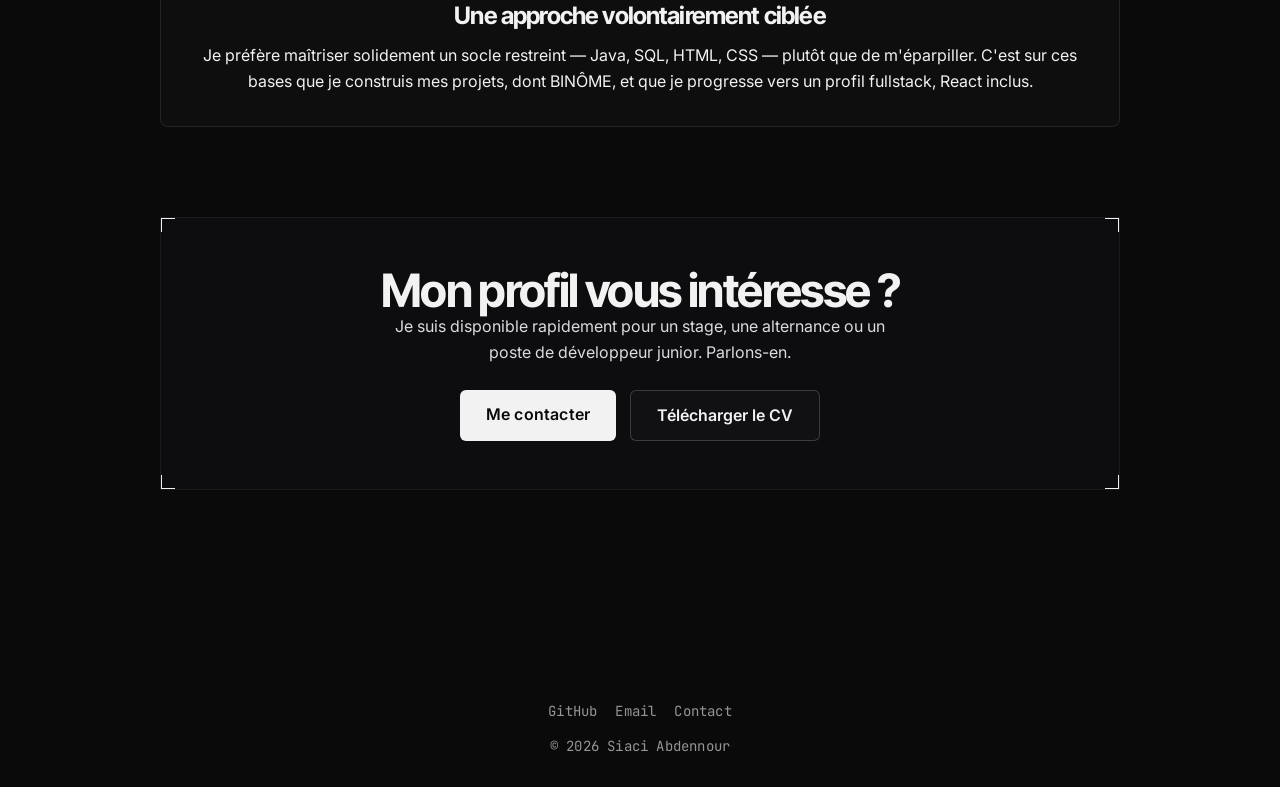
<file: competences.html>
<!DOCTYPE html>
<html lang="fr">
<head>
<meta charset="UTF-8">
<meta name="viewport" content="width=device-width, initial-scale=1">
<title>Compétences — Siaci Abdennour, Développeur Java</title>
<meta name="description" content="Compétences techniques de Siaci Abdennour : Java, SQL, HTML, CSS, React (débutant) et outils de développement.">
<meta name="theme-color" content="#0a0a0b">
<link rel="icon" type="image/svg+xml" href="favicon.svg">
<link rel="canonical" href="https://abdesci.github.io/competences.html">
<link rel="preconnect" href="https://fonts.googleapis.com">
<link rel="preconnect" href="https://fonts.gstatic.com" crossorigin>
<link href="https://fonts.googleapis.com/css2?family=Inter:wght@400;500;600;700&family=Inter+Tight:wght@500;600;700;800&family=JetBrains+Mono:wght@400;500;700&display=swap" rel="stylesheet">
<link rel="stylesheet" href="style.css">
</head>

<body>

<a class="skip-link" href="#main">Aller au contenu</a>

<nav class="nav" aria-label="Navigation principale">
  <div class="nav-links">
    <a href="index.html">Accueil</a>
    <a href="experiences.html">Expériences</a>
    <a href="formations.html">Formations</a>
    <a href="competences.html" aria-current="page">Compétences</a>
    <a href="projets.html">Projets</a>
    <a href="contact.html">Contact</a>
  </div>
  <button class="nav-toggle" aria-label="Ouvrir le menu" aria-expanded="false">☰</button>
  <div class="lang-switch">
    <span class="active">FR</span>
    <a href="en/competences.html">EN</a>
  </div>
</nav>

<main id="main" class="container">

<span class="eyebrow">Ce que je maîtrise</span>
<h1 class="page-title">Compétences</h1>
<div class="divider"></div>

<div class="section reveal" style="margin-top:50px;">
  <div class="radial-grid">

    <div class="radial-card" style="--offset:127">
      <svg width="120" height="120" viewBox="0 0 100 100">
        <circle class="ring-bg" cx="50" cy="50" r="45"></circle>
        <circle class="ring-fill" cx="50" cy="50" r="45"></circle>
        <text x="50" y="56" text-anchor="middle" class="ring-num">55%</text>
      </svg>
      <span class="lang-name">Java</span>
      <span class="lang-level">Intermédiaire</span>
      <p style="margin-top:14px; opacity:0.8; font-size:14px;">Programmation orientée objet, structures de données, logique applicative.</p>
    </div>

    <div class="radial-card" style="--offset:85">
      <svg width="120" height="120" viewBox="0 0 100 100">
        <circle class="ring-bg" cx="50" cy="50" r="45"></circle>
        <circle class="ring-fill" cx="50" cy="50" r="45"></circle>
        <text x="50" y="56" text-anchor="middle" class="ring-num">70%</text>
      </svg>
      <span class="lang-name">SQL</span>
      <span class="lang-level">Intermédiaire</span>
      <p style="margin-top:14px; opacity:0.8; font-size:14px;">Conception et gestion de bases de données relationnelles.</p>
    </div>

    <div class="radial-card" style="--offset:71">
      <svg width="120" height="120" viewBox="0 0 100 100">
        <circle class="ring-bg" cx="50" cy="50" r="45"></circle>
        <circle class="ring-fill" cx="50" cy="50" r="45"></circle>
        <text x="50" y="56" text-anchor="middle" class="ring-num">75%</text>
      </svg>
      <span class="lang-name">HTML</span>
      <span class="lang-level">Intermédiaire</span>
      <p style="margin-top:14px; opacity:0.8; font-size:14px;">Structuration sémantique de pages web.</p>
    </div>

    <div class="radial-card" style="--offset:99">
      <svg width="120" height="120" viewBox="0 0 100 100">
        <circle class="ring-bg" cx="50" cy="50" r="45"></circle>
        <circle class="ring-fill" cx="50" cy="50" r="45"></circle>
        <text x="50" y="56" text-anchor="middle" class="ring-num">65%</text>
      </svg>
      <span class="lang-name">CSS</span>
      <span class="lang-level">Intermédiaire</span>
      <p style="margin-top:14px; opacity:0.8; font-size:14px;">Mise en forme, responsive design, animations simples.</p>
    </div>

    <div class="radial-card" style="--offset:254">
      <svg width="120" height="120" viewBox="0 0 100 100">
        <circle class="ring-bg" cx="50" cy="50" r="45"></circle>
        <circle class="ring-fill" cx="50" cy="50" r="45"></circle>
        <text x="50" y="56" text-anchor="middle" class="ring-num">10%</text>
      </svg>
      <span class="lang-name">React</span>
      <span class="lang-level">Débutant</span>
      <p style="margin-top:14px; opacity:0.8; font-size:14px;">Notions de base, actuellement en apprentissage actif.</p>
    </div>

  </div>
</div>

<div class="section reveal">
  <div class="card" style="text-align:center;">
    <h2>Langues parlées</h2>
    <p>Français (langue maternelle) et anglais courant — à l'aise à l'oral comme à l'écrit.</p>
  </div>
</div>

<div class="section reveal">
  <div class="card" style="text-align:center;">
    <h2>Outils</h2>
    <p>GitHub, GitHub Copilot, ChatGPT et Claude, intégrés au quotidien pour accélérer la conception, le débogage et l'apprentissage de nouvelles technologies. Suite Microsoft Office (Word, Excel, PowerPoint).</p>
  </div>
</div>

<div class="section reveal">
  <div class="card" style="text-align:center;">
    <h2>Une approche volontairement ciblée</h2>
    <p>Je préfère maîtriser solidement un socle restreint — Java, SQL, HTML, CSS — plutôt que de m'éparpiller. C'est sur ces bases que je construis mes projets, dont BINÔME, et que je progresse vers un profil fullstack, React inclus.</p>
  </div>
</div>

<div class="section reveal page-cta">
  <div class="closing-cta">
    <h2>Mon profil vous intéresse&nbsp;?</h2>
    <p>Je suis disponible rapidement pour un stage, une alternance ou un poste de développeur junior. Parlons-en.</p>
    <div class="cta-row">
      <a href="contact.html" class="btn">Me contacter</a>
      <a href="cv.pdf" class="btn-outline">Télécharger le CV</a>
    </div>
  </div>
</div>

</main>

<footer class="site-footer">
  <div class="footer-links">
    <a href="https://github.com/abdesci" target="_blank" rel="noopener">GitHub</a>
    <a href="mailto:nourabdel345@gmail.com">Email</a>
    <a href="contact.html">Contact</a>
  </div>
  <p>&copy; <span id="year"></span> Siaci Abdennour</p>
</footer>

<script src="script.js"></script>
<script>document.getElementById("year").textContent = new Date().getFullYear();</script>
</body>
</html>
</file>
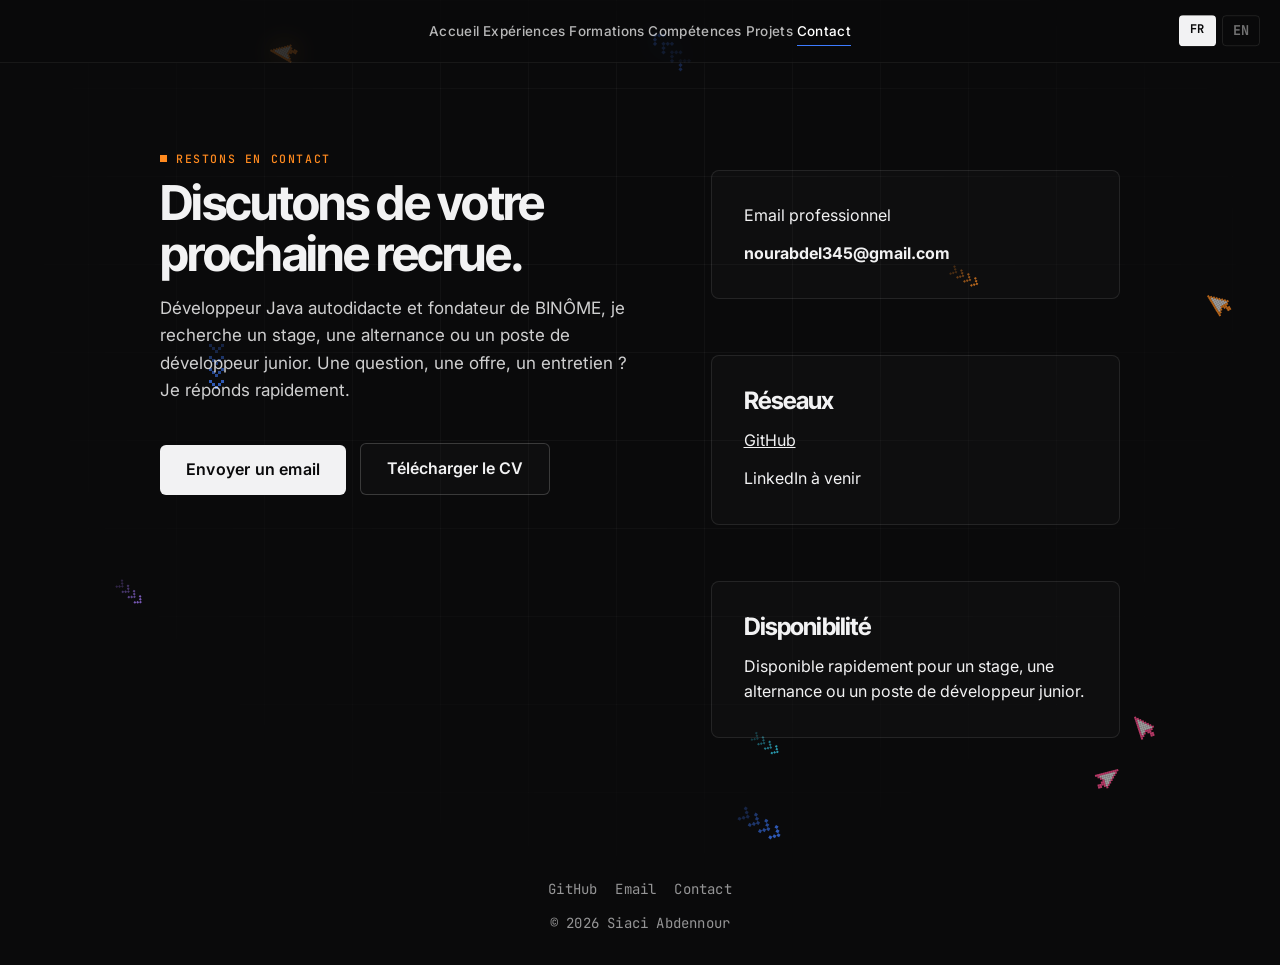
<file: contact.html>
<!DOCTYPE html>
<html lang="fr">
<head>
<meta charset="UTF-8">
<meta name="viewport" content="width=device-width, initial-scale=1">
<title>Contact — Siaci Abdennour, Développeur Java</title>
<meta name="description" content="Contacter Siaci Abdennour — ouvert aux opportunités de stage, alternance et poste junior en développement.">
<meta name="theme-color" content="#0a0a0b">
<link rel="icon" type="image/svg+xml" href="favicon.svg">
<link rel="canonical" href="https://abdesci.github.io/contact.html">
<link rel="preconnect" href="https://fonts.googleapis.com">
<link rel="preconnect" href="https://fonts.gstatic.com" crossorigin>
<link href="https://fonts.googleapis.com/css2?family=Inter:wght@400;500;600;700&family=Inter+Tight:wght@500;600;700;800&family=JetBrains+Mono:wght@400;500;700&display=swap" rel="stylesheet">
<link rel="stylesheet" href="style.css">
</head>

<body>

<a class="skip-link" href="#main">Aller au contenu</a>

<nav class="nav" aria-label="Navigation principale">
  <div class="nav-links">
    <a href="index.html">Accueil</a>
    <a href="experiences.html">Expériences</a>
    <a href="formations.html">Formations</a>
    <a href="competences.html">Compétences</a>
    <a href="projets.html">Projets</a>
    <a href="contact.html" aria-current="page">Contact</a>
  </div>
  <button class="nav-toggle" aria-label="Ouvrir le menu" aria-expanded="false">☰</button>
  <div class="lang-switch">
    <span class="active">FR</span>
    <a href="en/contact.html">EN</a>
  </div>
</nav>

<main id="main" class="container">

<div class="contact-split reveal">
  <div>
    <span class="eyebrow" style="text-align:left;">Restons en contact</span>
    <h1>Discutons de votre prochaine recrue.</h1>
    <p class="lede">Développeur Java autodidacte et fondateur de BINÔME, je recherche un stage, une alternance ou un poste de développeur junior. Une question, une offre, un entretien&nbsp;? Je réponds rapidement.</p>
    <p style="margin-top:24px;">
      <a class="btn" href="mailto:nourabdel345@gmail.com">Envoyer un email</a>
      <a class="btn-outline" href="cv.pdf" style="margin-left:10px;">Télécharger le CV</a>
    </p>
  </div>

  <div class="cards">
    <div class="card">
      <p>Email professionnel</p>
      <p><b>nourabdel345@gmail.com</b></p>
    </div>

    <div class="card">
      <h2>Réseaux</h2>
      <p><a href="https://github.com/abdesci" target="_blank" rel="noopener">GitHub</a></p>
      <p>LinkedIn à venir</p>
    </div>

    <div class="card">
      <h2>Disponibilité</h2>
      <p>Disponible rapidement pour un stage, une alternance ou un poste de développeur junior.</p>
    </div>
  </div>
</div>

</main>

<footer class="site-footer">
  <div class="footer-links">
    <a href="https://github.com/abdesci" target="_blank" rel="noopener">GitHub</a>
    <a href="mailto:nourabdel345@gmail.com">Email</a>
    <a href="contact.html">Contact</a>
  </div>
  <p>&copy; <span id="year"></span> Siaci Abdennour</p>
</footer>

<script src="script.js"></script>
<script>document.getElementById("year").textContent = new Date().getFullYear();</script>
</body>
</html>
</file>
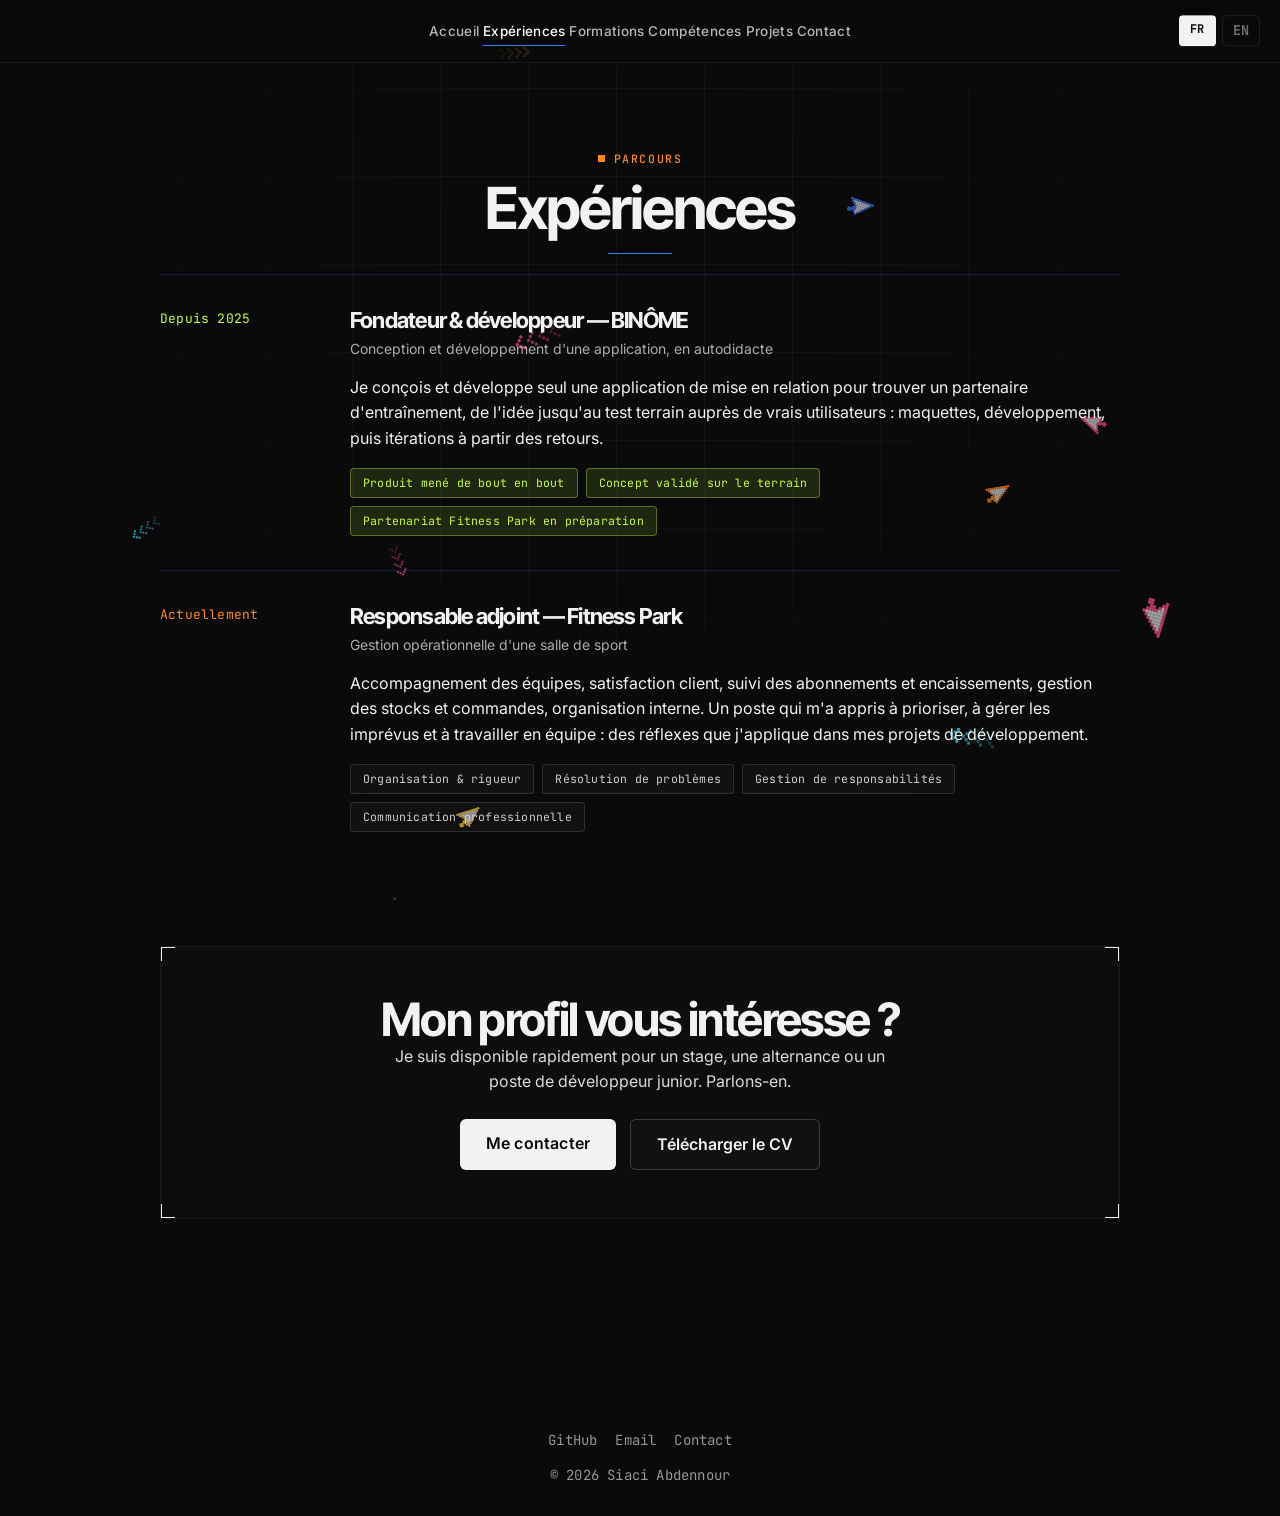
<file: experiences.html>
<!DOCTYPE html>
<html lang="fr">
<head>
<meta charset="UTF-8">
<meta name="viewport" content="width=device-width, initial-scale=1">
<title>Expériences — Siaci Abdennour, Développeur Java</title>
<meta name="description" content="Expérience professionnelle de Siaci Abdennour : responsable adjoint chez Fitness Park et création de l'application BINÔME.">
<meta name="theme-color" content="#0a0a0b">
<link rel="icon" type="image/svg+xml" href="favicon.svg">
<link rel="canonical" href="https://abdesci.github.io/experiences.html">
<link rel="preconnect" href="https://fonts.googleapis.com">
<link rel="preconnect" href="https://fonts.gstatic.com" crossorigin>
<link href="https://fonts.googleapis.com/css2?family=Inter:wght@400;500;600;700&family=Inter+Tight:wght@500;600;700;800&family=JetBrains+Mono:wght@400;500;700&display=swap" rel="stylesheet">
<link rel="stylesheet" href="style.css">
</head>

<body>

<a class="skip-link" href="#main">Aller au contenu</a>

<nav class="nav" aria-label="Navigation principale">
  <div class="nav-links">
    <a href="index.html">Accueil</a>
    <a href="experiences.html" aria-current="page">Expériences</a>
    <a href="formations.html">Formations</a>
    <a href="competences.html">Compétences</a>
    <a href="projets.html">Projets</a>
    <a href="contact.html">Contact</a>
  </div>
  <button class="nav-toggle" aria-label="Ouvrir le menu" aria-expanded="false">☰</button>
  <div class="lang-switch">
    <span class="active">FR</span>
    <a href="en/experiences.html">EN</a>
  </div>
</nav>

<main id="main" class="container">

<span class="eyebrow">Parcours</span>
<h1 class="page-title">Expériences</h1>
<div class="divider" style="margin-bottom:20px;"></div>

<div class="resume reveal binome-block">
  <div class="when">Depuis 2025</div>
  <div class="what">
    <h2>Fondateur &amp; développeur — BINÔME</h2>
    <span class="role-sub">Conception et développement d'une application, en autodidacte</span>
    <p>Je conçois et développe seul une application de mise en relation pour trouver un partenaire d'entraînement, de l'idée jusqu'au test terrain auprès de vrais utilisateurs&nbsp;: maquettes, développement, puis itérations à partir des retours.</p>
    <div class="chips">
      <span class="chip">Produit mené de bout en bout</span>
      <span class="chip">Concept validé sur le terrain</span>
      <span class="chip">Partenariat Fitness Park en préparation</span>
          </div>
  </div>
</div>

<div class="resume reveal">
  <div class="when">Actuellement</div>
  <div class="what">
    <h2>Responsable adjoint — Fitness Park</h2>
    <span class="role-sub">Gestion opérationnelle d'une salle de sport</span>
    <p>Accompagnement des équipes, satisfaction client, suivi des abonnements et encaissements, gestion des stocks et commandes, organisation interne. Un poste qui m'a appris à prioriser, à gérer les imprévus et à travailler en équipe&nbsp;: des réflexes que j'applique dans mes projets de développement.</p>
    <div class="chips">
      <span class="chip">Organisation & rigueur</span>
      <span class="chip">Résolution de problèmes</span>
      <span class="chip">Gestion de responsabilités</span>
      <span class="chip">Communication professionnelle</span>
    </div>
  </div>
</div>

<div class="section reveal page-cta">
  <div class="closing-cta">
    <h2>Mon profil vous intéresse&nbsp;?</h2>
    <p>Je suis disponible rapidement pour un stage, une alternance ou un poste de développeur junior. Parlons-en.</p>
    <div class="cta-row">
      <a href="contact.html" class="btn">Me contacter</a>
      <a href="cv.pdf" class="btn-outline">Télécharger le CV</a>
    </div>
  </div>
</div>

</main>

<footer class="site-footer">
  <div class="footer-links">
    <a href="https://github.com/abdesci" target="_blank" rel="noopener">GitHub</a>
    <a href="mailto:nourabdel345@gmail.com">Email</a>
    <a href="contact.html">Contact</a>
  </div>
  <p>&copy; <span id="year"></span> Siaci Abdennour</p>
</footer>

<script src="script.js"></script>
<script>document.getElementById("year").textContent = new Date().getFullYear();</script>
</body>
</html>
</file>
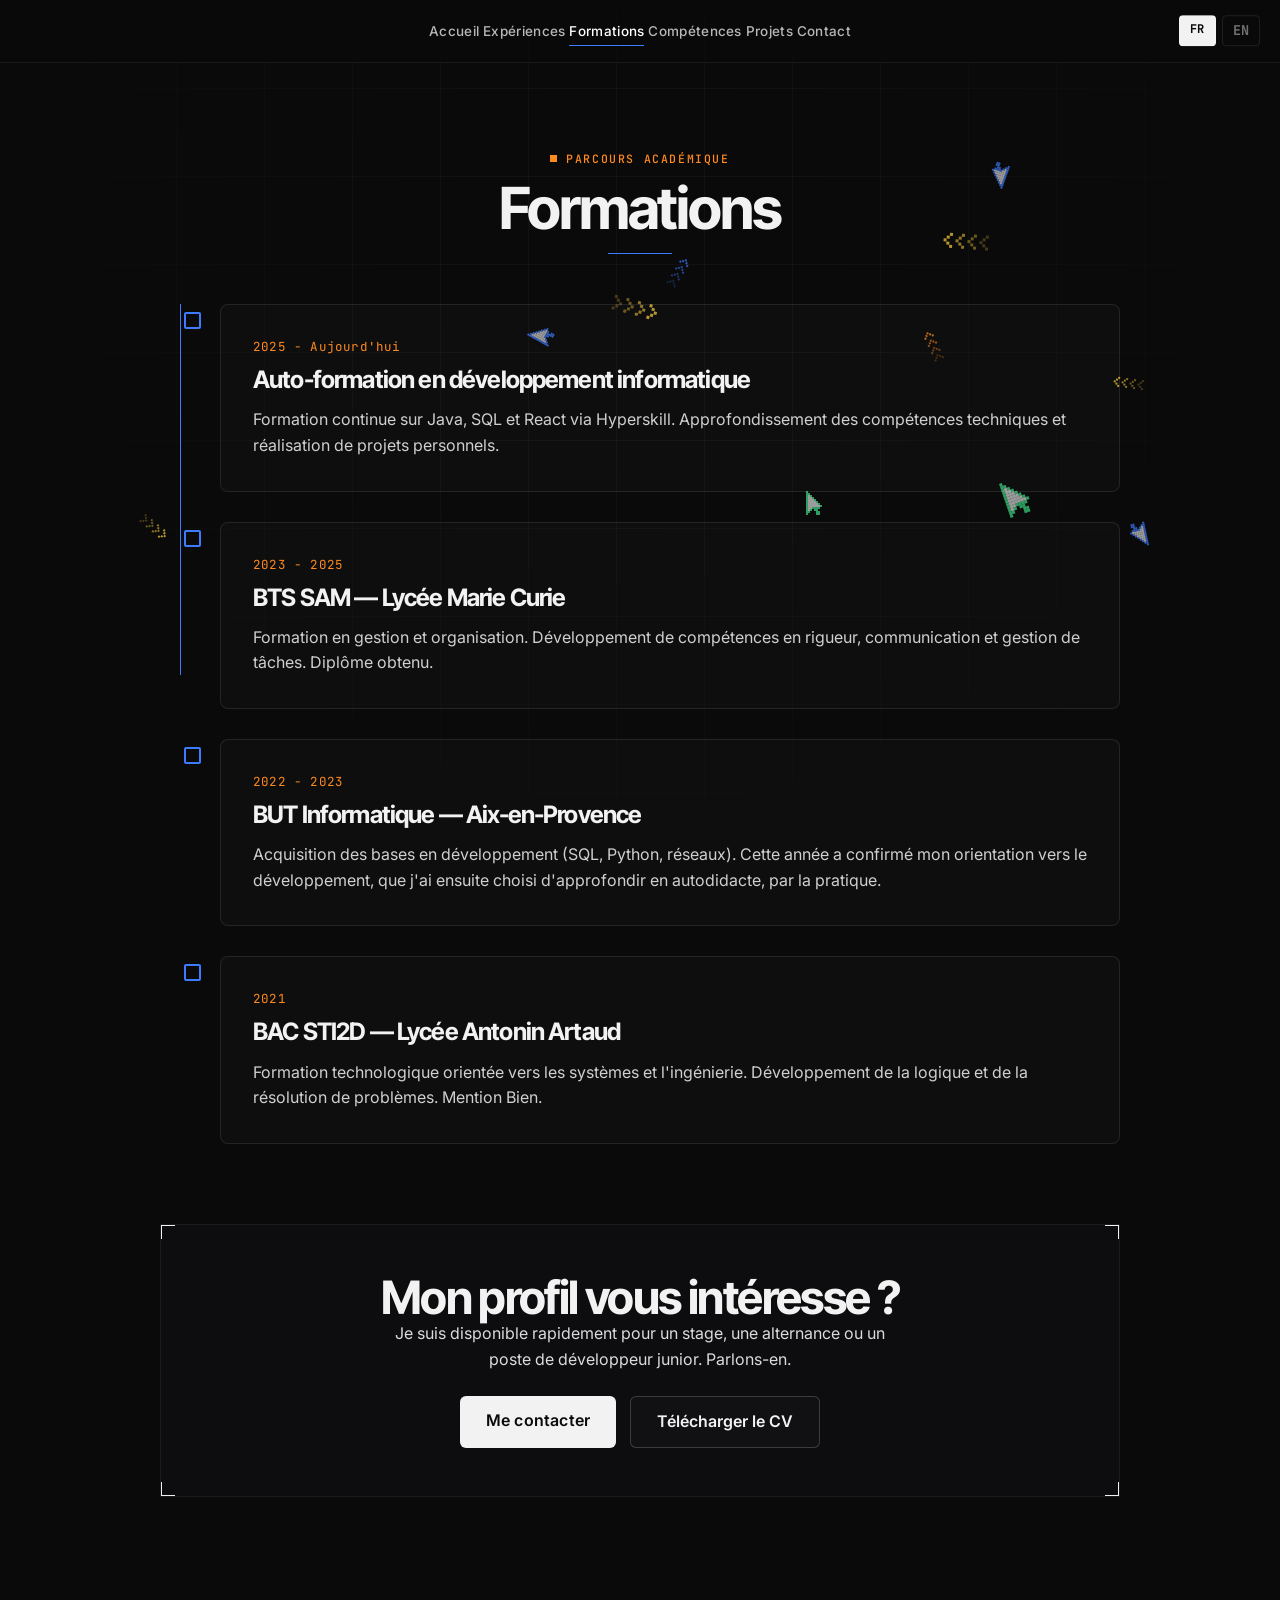
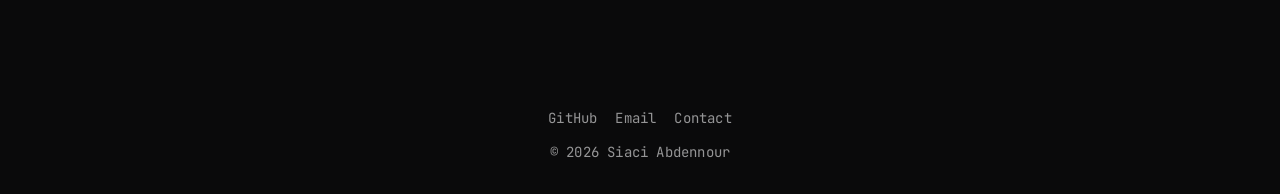
<file: formations.html>
<!DOCTYPE html>
<html lang="fr">
<head>
<meta charset="UTF-8">
<meta name="viewport" content="width=device-width, initial-scale=1">
<title>Formations — Siaci Abdennour, Développeur Java</title>
<meta name="description" content="Parcours de formation de Siaci Abdennour : BAC STI2D, BUT Informatique, BTS SAM, auto-formation en développement (Java, SQL, React).">
<meta name="theme-color" content="#0a0a0b">
<link rel="icon" type="image/svg+xml" href="favicon.svg">
<link rel="canonical" href="https://abdesci.github.io/formations.html">
<link rel="preconnect" href="https://fonts.googleapis.com">
<link rel="preconnect" href="https://fonts.gstatic.com" crossorigin>
<link href="https://fonts.googleapis.com/css2?family=Inter:wght@400;500;600;700&family=Inter+Tight:wght@500;600;700;800&family=JetBrains+Mono:wght@400;500;700&display=swap" rel="stylesheet">
<link rel="stylesheet" href="style.css">
</head>

<body>

<a class="skip-link" href="#main">Aller au contenu</a>

<nav class="nav" aria-label="Navigation principale">
  <div class="nav-links">
    <a href="index.html">Accueil</a>
    <a href="experiences.html">Expériences</a>
    <a href="formations.html" aria-current="page">Formations</a>
    <a href="competences.html">Compétences</a>
    <a href="projets.html">Projets</a>
    <a href="contact.html">Contact</a>
  </div>
  <button class="nav-toggle" aria-label="Ouvrir le menu" aria-expanded="false">☰</button>
  <div class="lang-switch">
    <span class="active">FR</span>
    <a href="en/formations.html">EN</a>
  </div>
</nav>

<main id="main" class="container">

<span class="eyebrow">Parcours académique</span>
<h1 class="page-title">Formations</h1>
<div class="divider" style="margin-bottom:50px;"></div>

<div class="timeline">

  <div class="item reveal">
    <div class="card">
      <div class="date">2025 - Aujourd'hui</div>
      <h2>Auto-formation en développement informatique</h2>
      <p class="desc">
        Formation continue sur Java, SQL et React via Hyperskill.
        Approfondissement des compétences techniques et réalisation de projets personnels.
      </p>
    </div>
  </div>

  <div class="item reveal">
    <div class="card">
      <div class="date">2023 - 2025</div>
      <h2>BTS SAM — Lycée Marie Curie</h2>
      <p class="desc">
        Formation en gestion et organisation.
        Développement de compétences en rigueur, communication et gestion de tâches.
        Diplôme obtenu.
      </p>
    </div>
  </div>

  <div class="item reveal">
    <div class="card">
      <div class="date">2022 - 2023</div>
      <h2>BUT Informatique — Aix-en-Provence</h2>
      <p class="desc">
        Acquisition des bases en développement (SQL, Python, réseaux).
        Cette année a confirmé mon orientation vers le développement, que j'ai ensuite choisi d'approfondir en autodidacte, par la pratique.
      </p>
    </div>
  </div>

  <div class="item reveal">
    <div class="card">
      <div class="date">2021</div>
      <h2>BAC STI2D — Lycée Antonin Artaud</h2>
      <p class="desc">
        Formation technologique orientée vers les systèmes et l'ingénierie.
        Développement de la logique et de la résolution de problèmes.
        Mention Bien.
      </p>
    </div>
  </div>

</div>

<div class="section reveal page-cta">
  <div class="closing-cta">
    <h2>Mon profil vous intéresse&nbsp;?</h2>
    <p>Je suis disponible rapidement pour un stage, une alternance ou un poste de développeur junior. Parlons-en.</p>
    <div class="cta-row">
      <a href="contact.html" class="btn">Me contacter</a>
      <a href="cv.pdf" class="btn-outline">Télécharger le CV</a>
    </div>
  </div>
</div>

</main>

<footer class="site-footer">
  <div class="footer-links">
    <a href="https://github.com/abdesci" target="_blank" rel="noopener">GitHub</a>
    <a href="mailto:nourabdel345@gmail.com">Email</a>
    <a href="contact.html">Contact</a>
  </div>
  <p>&copy; <span id="year"></span> Siaci Abdennour</p>
</footer>

<script src="script.js"></script>
<script>document.getElementById("year").textContent = new Date().getFullYear();</script>
</body>
</html>
</file>
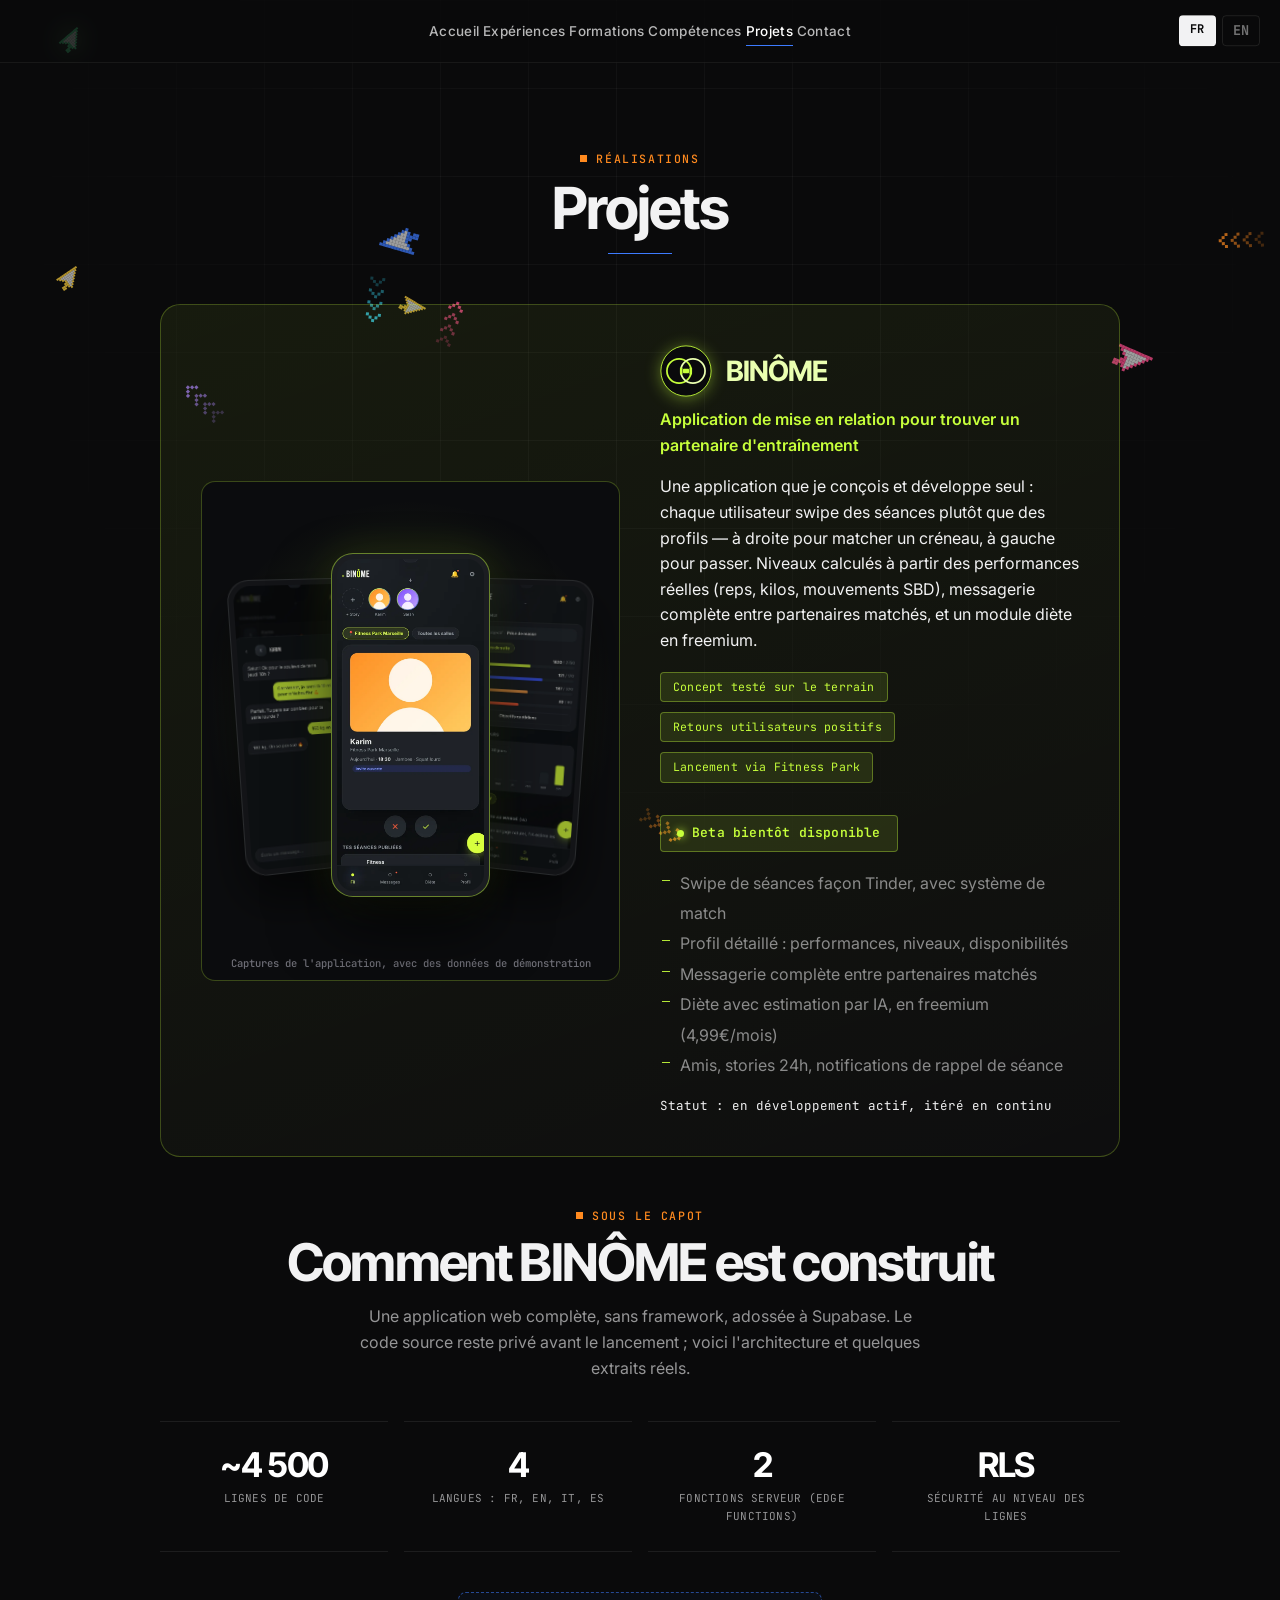
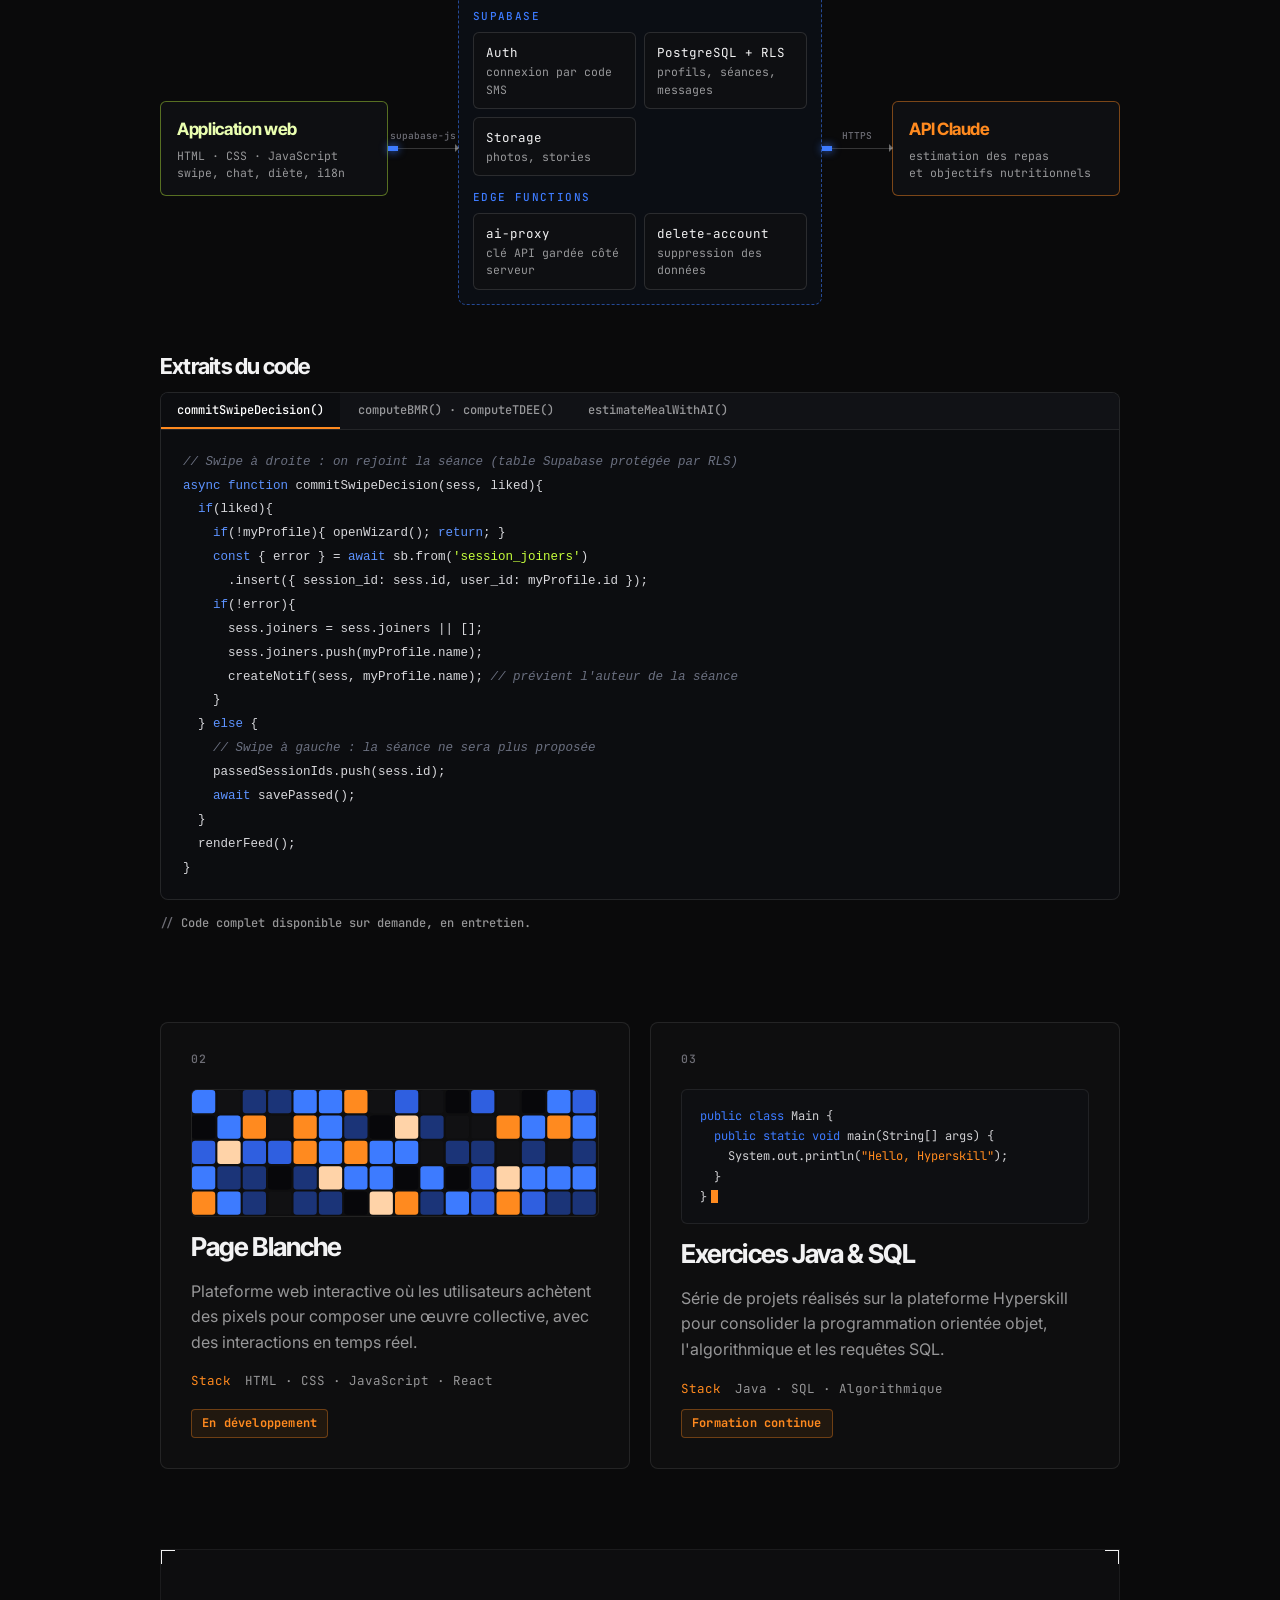
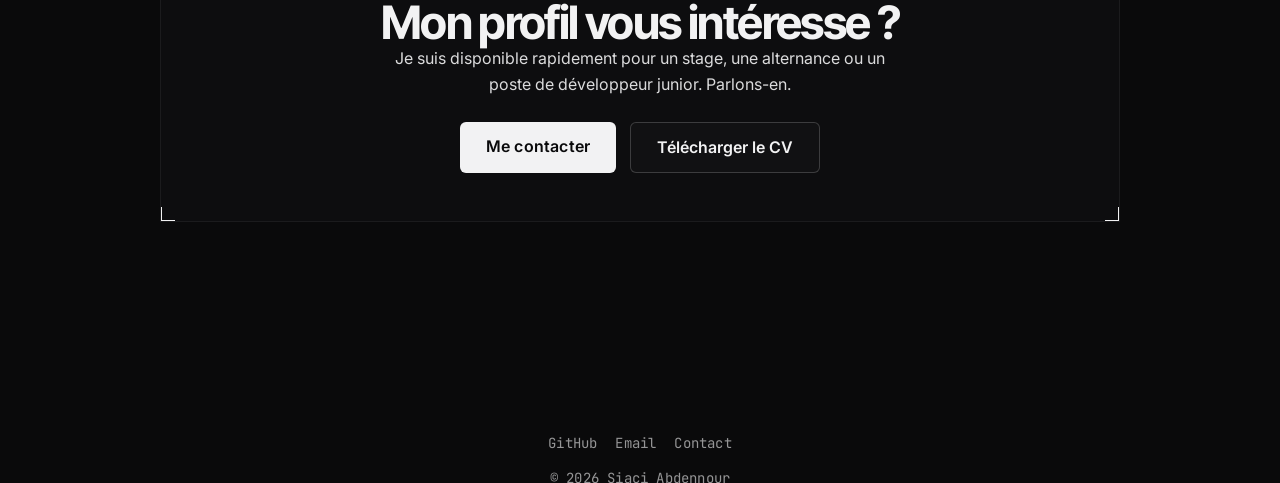
<file: projets.html>
<!DOCTYPE html>
<html lang="fr">
<head>
<meta charset="UTF-8">
<meta name="viewport" content="width=device-width, initial-scale=1">
<title>Projets — Siaci Abdennour, Développeur Java</title>
<meta name="description" content="Projets de Siaci Abdennour : BINÔME (application de mise en relation sportive), Page Blanche et exercices Java/SQL.">
<meta name="theme-color" content="#0a0a0b">
<link rel="icon" type="image/svg+xml" href="favicon.svg">
<link rel="canonical" href="https://abdesci.github.io/projets.html">
<link rel="preconnect" href="https://fonts.googleapis.com">
<link rel="preconnect" href="https://fonts.gstatic.com" crossorigin>
<link href="https://fonts.googleapis.com/css2?family=Inter:wght@400;500;600;700&family=Inter+Tight:wght@500;600;700;800&family=JetBrains+Mono:wght@400;500;700&display=swap" rel="stylesheet">
<link rel="stylesheet" href="style.css">
</head>

<body>

<a class="skip-link" href="#main">Aller au contenu</a>

<nav class="nav" aria-label="Navigation principale">
  <div class="nav-links">
    <a href="index.html">Accueil</a>
    <a href="experiences.html">Expériences</a>
    <a href="formations.html">Formations</a>
    <a href="competences.html">Compétences</a>
    <a href="projets.html" aria-current="page">Projets</a>
    <a href="contact.html">Contact</a>
  </div>
  <button class="nav-toggle" aria-label="Ouvrir le menu" aria-expanded="false">☰</button>
  <div class="lang-switch">
    <span class="active">FR</span>
    <a href="en/projets.html">EN</a>
  </div>
</nav>

<main id="main" class="container">

<span class="eyebrow">Réalisations</span>
<h1 class="page-title">Projets</h1>
<div class="divider" style="margin-bottom:50px;"></div>

<!-- BINOME - PROJET PHARE -->
<div class="case-study reveal binome-block">
  <div class="visual binome-shots">
      <figure class="phone phone-side phone-left"><img src="images/binome/chat.webp" alt="Conversation entre deux partenaires d'entraînement" width="600" height="1298" loading="lazy"></figure>
      <figure class="phone phone-main"><img src="images/binome/feed.webp" alt="Fil de BINÔME : une séance proposée à swiper" width="600" height="1298" loading="lazy"></figure>
      <figure class="phone phone-side phone-right"><img src="images/binome/diete.webp" alt="Suivi diététique avec objectifs caloriques et macros" width="600" height="1298" loading="lazy"></figure>
      <p class="shots-caption">Captures de l'application, avec des données de démonstration</p>
    </div>
  <div>
    <div class="brand-row">
      <svg class="brand-logo" viewBox="0 0 120 120" xmlns="http://www.w3.org/2000/svg" role="img" aria-label="Logo BINÔME">
        <circle cx="60" cy="60" r="58" fill="#0a0a0c"/>
        <circle cx="60" cy="60" r="58" fill="none" stroke="#c6ff3b" stroke-width="2"/>
        <circle cx="44" cy="60" r="28" fill="none" stroke="#c6ff3b" stroke-width="4"/>
        <circle cx="76" cy="60" r="28" fill="none" stroke="#eaffb0" stroke-width="4"/>
        <rect x="53" y="55" width="14" height="10" rx="2" fill="#c6ff3b"/>
        <rect x="46" y="52" width="6" height="16" rx="2" fill="#c6ff3b"/>
        <rect x="68" y="52" width="6" height="16" rx="2" fill="#c6ff3b"/>
      </svg>
      <h2 style="margin-bottom:0;">BINÔME</h2>
    </div>
    <span class="tagline">Application de mise en relation pour trouver un partenaire d'entraînement</span>
    <p>
      Une application que je conçois et développe seul : chaque utilisateur swipe des séances plutôt que des profils — à droite pour matcher un créneau, à gauche pour passer. Niveaux calculés à partir des performances réelles (reps, kilos, mouvements SBD), messagerie complète entre partenaires matchés, et un module diète en freemium.
    </p>
    <div class="stat-chips">
      <span class="chip">Concept testé sur le terrain</span>
      <span class="chip">Retours utilisateurs positifs</span>
      <span class="chip">Lancement via Fitness Park</span>
    </div>
    <span class="beta-badge"><span class="dot"></span> Beta bientôt disponible</span>
    <ul class="feature-list">
      <li>Swipe de séances façon Tinder, avec système de match</li>
      <li>Profil détaillé : performances, niveaux, disponibilités</li>
      <li>Messagerie complète entre partenaires matchés</li>
      <li>Diète avec estimation par IA, en freemium (4,99€/mois)</li>
      <li>Amis, stories 24h, notifications de rappel de séance</li>
    </ul>
    <p class="tech" style="margin-top:16px;">Statut : en développement actif, itéré en continu</p>
  </div>
</div>

<!-- BINÔME : SOUS LE CAPOT -->
<div class="section reveal binome-tech" id="sous-le-capot">
  <span class="eyebrow">Sous le capot</span>
  <h2 class="section-heading">Comment BINÔME est construit</h2>
  <p class="section-intro">Une application web complète, sans framework, adossée à Supabase. Le code source reste privé avant le lancement ; voici l'architecture et quelques extraits réels.</p>

  <div class="stats-row tech-facts">
    <div class="stat"><span class="num">~4 500</span><span class="label">lignes de code</span></div>
    <div class="stat"><span class="num">4</span><span class="label">langues : FR, EN, IT, ES</span></div>
    <div class="stat"><span class="num">2</span><span class="label">fonctions serveur (Edge Functions)</span></div>
    <div class="stat"><span class="num">RLS</span><span class="label">sécurité au niveau des lignes</span></div>
  </div>

  <div class="arch" role="img" aria-label="Comment BINÔME est construit">
    <div class="arch-node arch-front"><strong>Application web</strong><span>HTML · CSS · JavaScript<br>swipe, chat, diète, i18n</span></div>
    <div class="arch-link" aria-hidden="true"><span>supabase-js</span></div>
    <div class="arch-group">
      <strong>Supabase</strong>
      <div class="arch-row">
        <div class="arch-node">Auth<small>connexion par code SMS</small></div>
        <div class="arch-node">PostgreSQL + RLS<small>profils, séances, messages</small></div>
        <div class="arch-node">Storage<small>photos, stories</small></div>
      </div>
      <strong>Edge Functions</strong>
      <div class="arch-row">
        <div class="arch-node">ai-proxy<small>clé API gardée côté serveur</small></div>
        <div class="arch-node">delete-account<small>suppression des données</small></div>
      </div>
    </div>
    <div class="arch-link" aria-hidden="true"><span>HTTPS</span></div>
    <div class="arch-node arch-ai"><strong>API Claude</strong><span>estimation des repas<br>et objectifs nutritionnels</span></div>
  </div>

  <h3 class="code-title">Extraits du code</h3>
  <div class="code-tabs">
    <div class="code-tablist" role="tablist">
      <button type="button" role="tab" id="tab-swipe" aria-controls="pane-swipe" aria-selected="true">commitSwipeDecision()</button><button type="button" role="tab" id="tab-diet" aria-controls="pane-diet" aria-selected="false" tabindex="-1">computeBMR() · computeTDEE()</button><button type="button" role="tab" id="tab-ai" aria-controls="pane-ai" aria-selected="false" tabindex="-1">estimateMealWithAI()</button>
    </div>
    <pre role="tabpanel" id="pane-swipe" aria-labelledby="tab-swipe"><code><span class="t-com">// Swipe à droite : on rejoint la séance (table Supabase protégée par RLS)</span>
<span class="t-kw">async</span> <span class="t-kw">function</span> commitSwipeDecision(sess, liked){
  <span class="t-kw">if</span>(liked){
    <span class="t-kw">if</span>(!myProfile){ openWizard(); <span class="t-kw">return</span>; }
    <span class="t-kw">const</span> { error } = <span class="t-kw">await</span> sb.from(<span class="t-str">&#x27;session_joiners&#x27;</span>)
      .insert({ session_id: sess.id, user_id: myProfile.id });
    <span class="t-kw">if</span>(!error){
      sess.joiners = sess.joiners || [];
      sess.joiners.push(myProfile.name);
      createNotif(sess, myProfile.name); <span class="t-com">// prévient l&#x27;auteur de la séance</span>
    }
  } <span class="t-kw">else</span> {
    <span class="t-com">// Swipe à gauche : la séance ne sera plus proposée</span>
    passedSessionIds.push(sess.id);
    <span class="t-kw">await</span> savePassed();
  }
  renderFeed();
}</code></pre><pre role="tabpanel" id="pane-diet" aria-labelledby="tab-diet" hidden><code><span class="t-com">// Besoins caloriques : formule de Mifflin-St Jeor + niveau d&#x27;activité</span>
<span class="t-kw">function</span> computeBMR(poids, taille, age, sexe){
  <span class="t-kw">if</span>(!poids || !taille || !age) <span class="t-kw">return</span> <span class="t-kw">null</span>;
  <span class="t-kw">const</span> base = <span class="t-num">10</span> * poids + <span class="t-num">6.25</span> * taille - <span class="t-num">5</span> * age;
  <span class="t-kw">return</span> Math.round(sexe === <span class="t-str">&#x27;Femme&#x27;</span> ? base - <span class="t-num">161</span> : base + <span class="t-num">5</span>);
}

<span class="t-kw">function</span> computeTDEE(bmr, activityLevel){
  <span class="t-kw">return</span> Math.round(bmr * (ACTIVITY_MULTIPLIERS[activityLevel] || <span class="t-num">1.375</span>));
}

<span class="t-com">// Puis : déficit ou surplus calculé à partir du poids visé</span>
<span class="t-com">// et du délai souhaité, plafonné pour rester réaliste.</span></code></pre><pre role="tabpanel" id="pane-ai" aria-labelledby="tab-ai" hidden><code><span class="t-com">// Estimation nutritionnelle d&#x27;un repas décrit en texte libre</span>
<span class="t-kw">async</span> <span class="t-kw">function</span> estimateMealWithAI(description, lang){
  <span class="t-kw">const</span> key = normalizeMealDesc(description);
  <span class="t-com">// Cache : un même plat renvoie toujours le même résultat</span>
  <span class="t-kw">if</span>(mealEstimateCache[key]){
    <span class="t-kw">return</span> { ...mealEstimateCache[key], fromCache: <span class="t-kw">true</span> };
  }
  <span class="t-com">// La clé API reste côté serveur : on passe par une Edge Function</span>
  <span class="t-kw">const</span> res = <span class="t-kw">await</span> sb.functions.invoke(<span class="t-str">&#x27;ai-proxy&#x27;</span>, {
    body: { max_tokens: <span class="t-num">300</span>, messages: [{ role: <span class="t-str">&quot;user&quot;</span>, content: instructions }] },
  });
  <span class="t-kw">if</span>(res.error) <span class="t-kw">throw</span> <span class="t-kw">new</span> Error(<span class="t-str">&#x27;network&#x27;</span>);
  <span class="t-com">// … réponse JSON stricte : { name, kcal, prot, carbs, fat }</span>
}</code></pre>
  </div>
  <p class="code-note">Code complet disponible sur demande, en entretien.</p>
</div>

<!-- PROJETS SECONDAIRES -->
<div class="secondary-projects">
    <div class="project">
      <span class="project-kicker">02</span>
      <svg class="project-visual" viewBox="0 0 384 120" xmlns="http://www.w3.org/2000/svg" role="img" aria-label="Aperçu de la mosaïque de pixels du projet Page Blanche">
      <rect x="0" y="0" width="22" height="22" rx="3" fill="#3d7bff"/><rect x="24" y="0" width="22" height="22" rx="3" fill="#111113"/><rect x="48" y="0" width="22" height="22" rx="3" fill="#1b3478"/><rect x="72" y="0" width="22" height="22" rx="3" fill="#1b3478"/><rect x="96" y="0" width="22" height="22" rx="3" fill="#3d7bff"/><rect x="120" y="0" width="22" height="22" rx="3" fill="#3d7bff"/><rect x="144" y="0" width="22" height="22" rx="3" fill="#ff8a1f"/><rect x="168" y="0" width="22" height="22" rx="3" fill="#111113"/><rect x="192" y="0" width="22" height="22" rx="3" fill="#2f5fe0"/><rect x="216" y="0" width="22" height="22" rx="3" fill="#111113"/><rect x="240" y="0" width="22" height="22" rx="3" fill="#07070a"/><rect x="264" y="0" width="22" height="22" rx="3" fill="#2f5fe0"/><rect x="288" y="0" width="22" height="22" rx="3" fill="#111113"/><rect x="312" y="0" width="22" height="22" rx="3" fill="#07070a"/><rect x="336" y="0" width="22" height="22" rx="3" fill="#3d7bff"/><rect x="360" y="0" width="22" height="22" rx="3" fill="#2f5fe0"/>
      <rect x="0" y="24" width="22" height="22" rx="3" fill="#07070a"/><rect x="24" y="24" width="22" height="22" rx="3" fill="#3d7bff"/><rect x="48" y="24" width="22" height="22" rx="3" fill="#ff8a1f"/><rect x="72" y="24" width="22" height="22" rx="3" fill="#111113"/><rect x="96" y="24" width="22" height="22" rx="3" fill="#ff8a1f"/><rect x="120" y="24" width="22" height="22" rx="3" fill="#3d7bff"/><rect x="144" y="24" width="22" height="22" rx="3" fill="#1b3478"/><rect x="168" y="24" width="22" height="22" rx="3" fill="#07070a"/><rect x="192" y="24" width="22" height="22" rx="3" fill="#ffd3a8"/><rect x="216" y="24" width="22" height="22" rx="3" fill="#1b3478"/><rect x="240" y="24" width="22" height="22" rx="3" fill="#111113"/><rect x="264" y="24" width="22" height="22" rx="3" fill="#111113"/><rect x="288" y="24" width="22" height="22" rx="3" fill="#ff8a1f"/><rect x="312" y="24" width="22" height="22" rx="3" fill="#3d7bff"/><rect x="336" y="24" width="22" height="22" rx="3" fill="#ff8a1f"/><rect x="360" y="24" width="22" height="22" rx="3" fill="#3d7bff"/>
      <rect x="0" y="48" width="22" height="22" rx="3" fill="#2f5fe0"/><rect x="24" y="48" width="22" height="22" rx="3" fill="#ffd3a8"/><rect x="48" y="48" width="22" height="22" rx="3" fill="#2f5fe0"/><rect x="72" y="48" width="22" height="22" rx="3" fill="#2f5fe0"/><rect x="96" y="48" width="22" height="22" rx="3" fill="#ff8a1f"/><rect x="120" y="48" width="22" height="22" rx="3" fill="#3d7bff"/><rect x="144" y="48" width="22" height="22" rx="3" fill="#ff8a1f"/><rect x="168" y="48" width="22" height="22" rx="3" fill="#3d7bff"/><rect x="192" y="48" width="22" height="22" rx="3" fill="#3d7bff"/><rect x="216" y="48" width="22" height="22" rx="3" fill="#111113"/><rect x="240" y="48" width="22" height="22" rx="3" fill="#1b3478"/><rect x="264" y="48" width="22" height="22" rx="3" fill="#1b3478"/><rect x="288" y="48" width="22" height="22" rx="3" fill="#111113"/><rect x="312" y="48" width="22" height="22" rx="3" fill="#1b3478"/><rect x="336" y="48" width="22" height="22" rx="3" fill="#111113"/><rect x="360" y="48" width="22" height="22" rx="3" fill="#1b3478"/>
      <rect x="0" y="72" width="22" height="22" rx="3" fill="#3d7bff"/><rect x="24" y="72" width="22" height="22" rx="3" fill="#1b3478"/><rect x="48" y="72" width="22" height="22" rx="3" fill="#1b3478"/><rect x="72" y="72" width="22" height="22" rx="3" fill="#07070a"/><rect x="96" y="72" width="22" height="22" rx="3" fill="#1b3478"/><rect x="120" y="72" width="22" height="22" rx="3" fill="#ffd3a8"/><rect x="144" y="72" width="22" height="22" rx="3" fill="#3d7bff"/><rect x="168" y="72" width="22" height="22" rx="3" fill="#3d7bff"/><rect x="192" y="72" width="22" height="22" rx="3" fill="#07070a"/><rect x="216" y="72" width="22" height="22" rx="3" fill="#3d7bff"/><rect x="240" y="72" width="22" height="22" rx="3" fill="#07070a"/><rect x="264" y="72" width="22" height="22" rx="3" fill="#2f5fe0"/><rect x="288" y="72" width="22" height="22" rx="3" fill="#ffd3a8"/><rect x="312" y="72" width="22" height="22" rx="3" fill="#3d7bff"/><rect x="336" y="72" width="22" height="22" rx="3" fill="#3d7bff"/><rect x="360" y="72" width="22" height="22" rx="3" fill="#3d7bff"/>
      <rect x="0" y="96" width="22" height="22" rx="3" fill="#ff8a1f"/><rect x="24" y="96" width="22" height="22" rx="3" fill="#3d7bff"/><rect x="48" y="96" width="22" height="22" rx="3" fill="#1b3478"/><rect x="72" y="96" width="22" height="22" rx="3" fill="#111113"/><rect x="96" y="96" width="22" height="22" rx="3" fill="#1b3478"/><rect x="120" y="96" width="22" height="22" rx="3" fill="#1b3478"/><rect x="144" y="96" width="22" height="22" rx="3" fill="#07070a"/><rect x="168" y="96" width="22" height="22" rx="3" fill="#ffd3a8"/><rect x="192" y="96" width="22" height="22" rx="3" fill="#ff8a1f"/><rect x="216" y="96" width="22" height="22" rx="3" fill="#1b3478"/><rect x="240" y="96" width="22" height="22" rx="3" fill="#3d7bff"/><rect x="264" y="96" width="22" height="22" rx="3" fill="#2f5fe0"/><rect x="288" y="96" width="22" height="22" rx="3" fill="#ff8a1f"/><rect x="312" y="96" width="22" height="22" rx="3" fill="#2f5fe0"/><rect x="336" y="96" width="22" height="22" rx="3" fill="#1b3478"/><rect x="360" y="96" width="22" height="22" rx="3" fill="#1b3478"/>
    </svg>
      <h3 class="project-name">Page Blanche</h3>
      <p>Plateforme web interactive où les utilisateurs achètent des pixels pour composer une œuvre collective, avec des interactions en temps réel.</p>
      <p class="tech"><span class="tech-label">Stack</span> HTML · CSS · JavaScript · React</p>
      <span class="badge">En développement</span>
    </div>
    <div class="project">
      <span class="project-kicker">03</span>
      <div class="code-visual" aria-hidden="true">
        <span><i>public class</i> Main {</span>
        <span>&nbsp;&nbsp;<i>public static void</i> main(String[] args) {</span>
        <span>&nbsp;&nbsp;&nbsp;&nbsp;System.out.println(<b>"Hello, Hyperskill"</b>);</span>
        <span>&nbsp;&nbsp;}</span>
        <span>}</span>
      </div>
      <h3 class="project-name">Exercices Java &amp; SQL</h3>
      <p>Série de projets réalisés sur la plateforme Hyperskill pour consolider la programmation orientée objet, l'algorithmique et les requêtes SQL.</p>
      <p class="tech"><span class="tech-label">Stack</span> Java · SQL · Algorithmique</p>
      <span class="badge">Formation continue</span>
    </div>
  </div>

<div class="section reveal page-cta">
  <div class="closing-cta">
    <h2>Mon profil vous intéresse&nbsp;?</h2>
    <p>Je suis disponible rapidement pour un stage, une alternance ou un poste de développeur junior. Parlons-en.</p>
    <div class="cta-row">
      <a href="contact.html" class="btn">Me contacter</a>
      <a href="cv.pdf" class="btn-outline">Télécharger le CV</a>
    </div>
  </div>
</div>

</main>

<footer class="site-footer">
  <div class="footer-links">
    <a href="https://github.com/abdesci" target="_blank" rel="noopener">GitHub</a>
    <a href="mailto:nourabdel345@gmail.com">Email</a>
    <a href="contact.html">Contact</a>
  </div>
  <p>&copy; <span id="year"></span> Siaci Abdennour</p>
</footer>

<script src="script.js"></script>
<script>document.getElementById("year").textContent = new Date().getFullYear();</script>
</body>
</html>
</file>
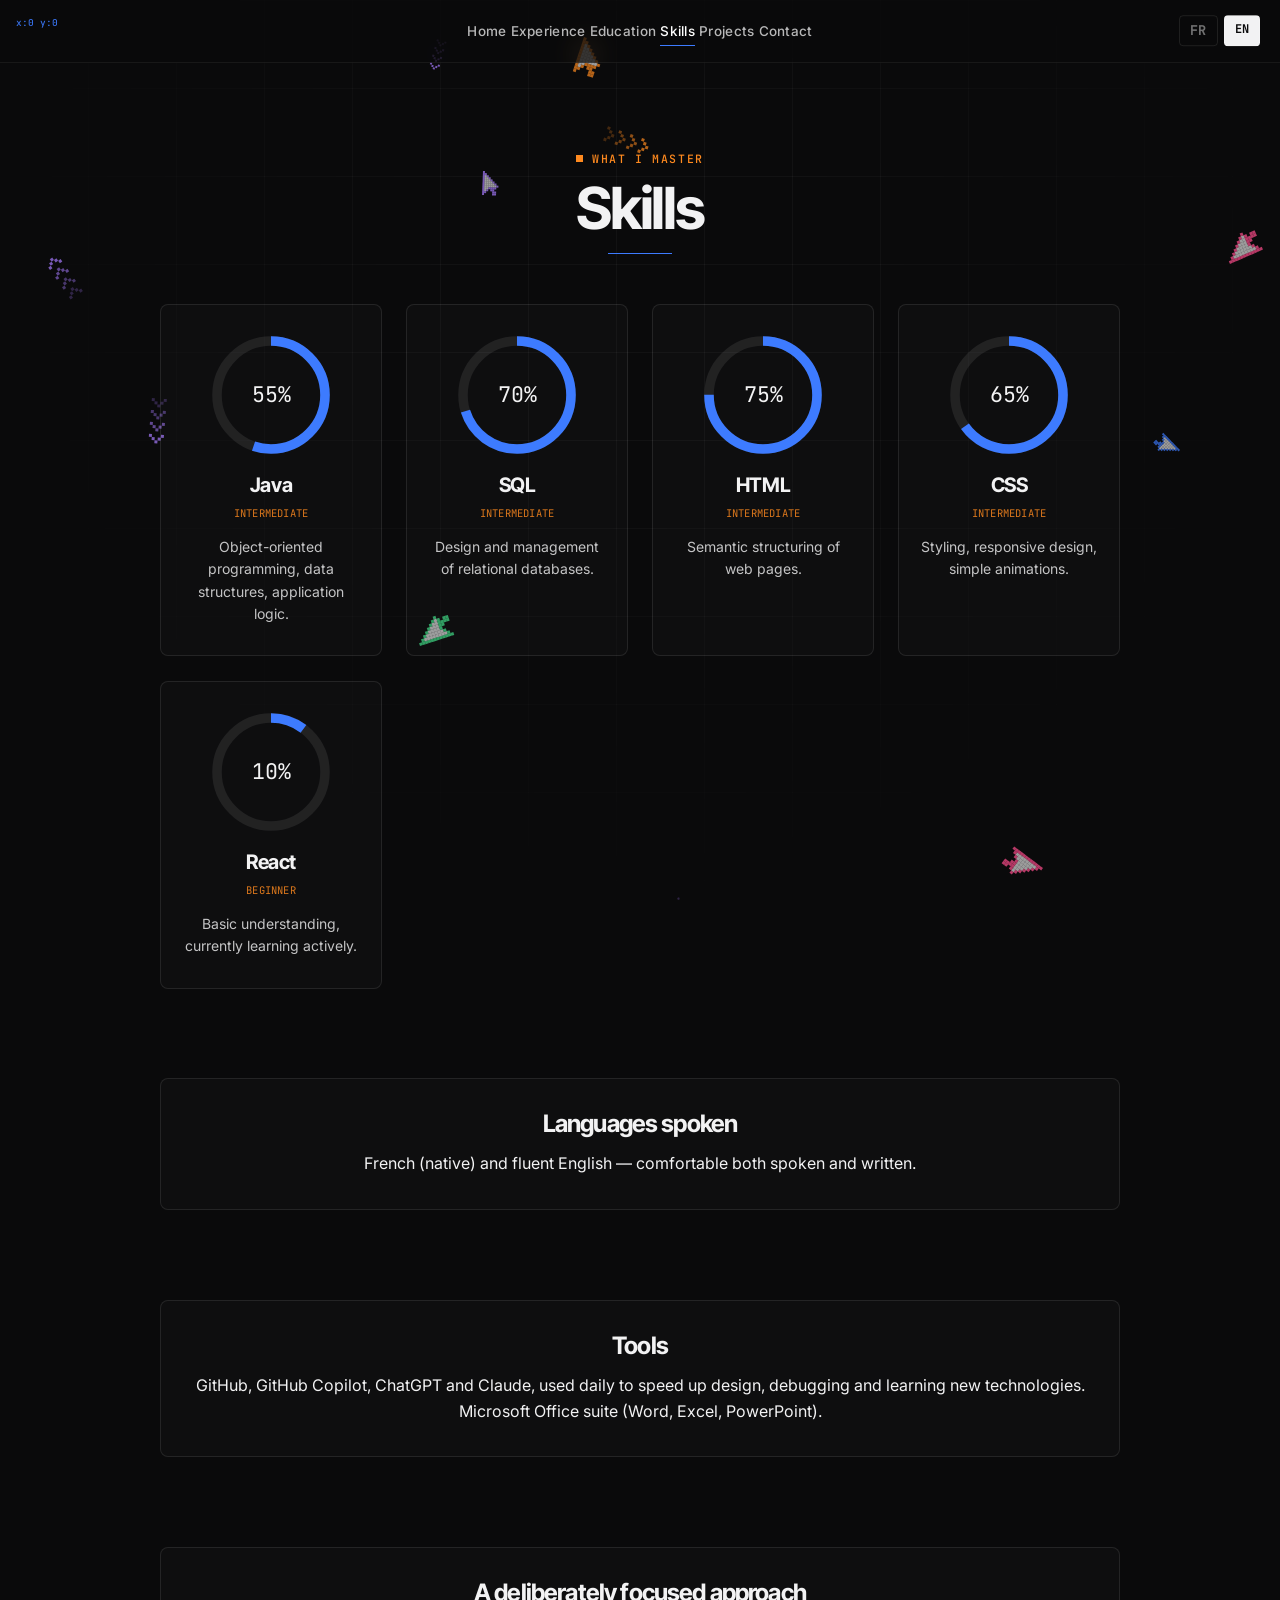
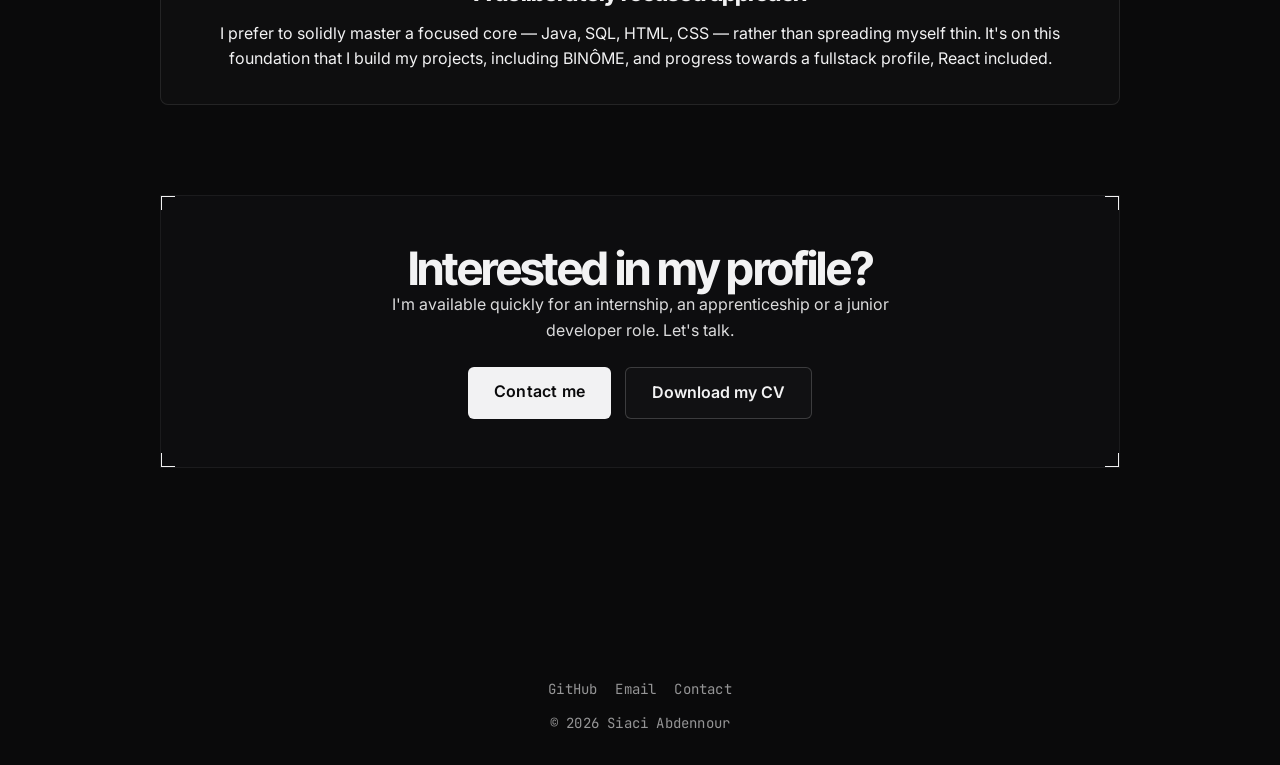
<file: en/competences.html>
<!DOCTYPE html>
<html lang="en">
<head>
<meta charset="UTF-8">
<meta name="viewport" content="width=device-width, initial-scale=1">
<title>Skills — Siaci Abdennour, Java Developer</title>
<meta name="description" content="Technical skills of Siaci Abdennour: Java, SQL, HTML, CSS, React (beginner) and development tools.">
<meta name="theme-color" content="#0a0a0b">
<link rel="icon" type="image/svg+xml" href="../favicon.svg">
<link rel="canonical" href="https://abdesci.github.io/en/competences.html">
<link rel="preconnect" href="https://fonts.googleapis.com">
<link rel="preconnect" href="https://fonts.gstatic.com" crossorigin>
<link href="https://fonts.googleapis.com/css2?family=Inter:wght@400;500;600;700&family=Inter+Tight:wght@500;600;700;800&family=JetBrains+Mono:wght@400;500;700&display=swap" rel="stylesheet">
<link rel="stylesheet" href="../style.css">
</head>

<body>

<a class="skip-link" href="#main">Skip to content</a>

<nav class="nav" aria-label="Main navigation">
  <div class="nav-links">
    <a href="index.html">Home</a>
    <a href="experiences.html">Experience</a>
    <a href="formations.html">Education</a>
    <a href="competences.html" aria-current="page">Skills</a>
    <a href="projets.html">Projects</a>
    <a href="contact.html">Contact</a>
  </div>
  <button class="nav-toggle" aria-label="Open menu" aria-expanded="false">☰</button>
  <div class="lang-switch">
    <a href="../competences.html">FR</a>
    <span class="active">EN</span>
  </div>
</nav>

<main id="main" class="container">

<span class="eyebrow">What I master</span>
<h1 class="page-title">Skills</h1>
<div class="divider"></div>

<div class="section reveal" style="margin-top:50px;">
  <div class="radial-grid">

    <div class="radial-card" style="--offset:127">
      <svg width="120" height="120" viewBox="0 0 100 100">
        <circle class="ring-bg" cx="50" cy="50" r="45"></circle>
        <circle class="ring-fill" cx="50" cy="50" r="45"></circle>
        <text x="50" y="56" text-anchor="middle" class="ring-num">55%</text>
      </svg>
      <span class="lang-name">Java</span>
      <span class="lang-level">Intermediate</span>
      <p style="margin-top:14px; opacity:0.8; font-size:14px;">Object-oriented programming, data structures, application logic.</p>
    </div>

    <div class="radial-card" style="--offset:85">
      <svg width="120" height="120" viewBox="0 0 100 100">
        <circle class="ring-bg" cx="50" cy="50" r="45"></circle>
        <circle class="ring-fill" cx="50" cy="50" r="45"></circle>
        <text x="50" y="56" text-anchor="middle" class="ring-num">70%</text>
      </svg>
      <span class="lang-name">SQL</span>
      <span class="lang-level">Intermediate</span>
      <p style="margin-top:14px; opacity:0.8; font-size:14px;">Design and management of relational databases.</p>
    </div>

    <div class="radial-card" style="--offset:71">
      <svg width="120" height="120" viewBox="0 0 100 100">
        <circle class="ring-bg" cx="50" cy="50" r="45"></circle>
        <circle class="ring-fill" cx="50" cy="50" r="45"></circle>
        <text x="50" y="56" text-anchor="middle" class="ring-num">75%</text>
      </svg>
      <span class="lang-name">HTML</span>
      <span class="lang-level">Intermediate</span>
      <p style="margin-top:14px; opacity:0.8; font-size:14px;">Semantic structuring of web pages.</p>
    </div>

    <div class="radial-card" style="--offset:99">
      <svg width="120" height="120" viewBox="0 0 100 100">
        <circle class="ring-bg" cx="50" cy="50" r="45"></circle>
        <circle class="ring-fill" cx="50" cy="50" r="45"></circle>
        <text x="50" y="56" text-anchor="middle" class="ring-num">65%</text>
      </svg>
      <span class="lang-name">CSS</span>
      <span class="lang-level">Intermediate</span>
      <p style="margin-top:14px; opacity:0.8; font-size:14px;">Styling, responsive design, simple animations.</p>
    </div>

    <div class="radial-card" style="--offset:254">
      <svg width="120" height="120" viewBox="0 0 100 100">
        <circle class="ring-bg" cx="50" cy="50" r="45"></circle>
        <circle class="ring-fill" cx="50" cy="50" r="45"></circle>
        <text x="50" y="56" text-anchor="middle" class="ring-num">10%</text>
      </svg>
      <span class="lang-name">React</span>
      <span class="lang-level">Beginner</span>
      <p style="margin-top:14px; opacity:0.8; font-size:14px;">Basic understanding, currently learning actively.</p>
    </div>

  </div>
</div>

<div class="section reveal">
  <div class="card" style="text-align:center;">
    <h2>Languages spoken</h2>
    <p>French (native) and fluent English — comfortable both spoken and written.</p>
  </div>
</div>

<div class="section reveal">
  <div class="card" style="text-align:center;">
    <h2>Tools</h2>
    <p>GitHub, GitHub Copilot, ChatGPT and Claude, used daily to speed up design, debugging and learning new technologies. Microsoft Office suite (Word, Excel, PowerPoint).</p>
  </div>
</div>

<div class="section reveal">
  <div class="card" style="text-align:center;">
    <h2>A deliberately focused approach</h2>
    <p>I prefer to solidly master a focused core — Java, SQL, HTML, CSS — rather than spreading myself thin. It's on this foundation that I build my projects, including BINÔME, and progress towards a fullstack profile, React included.</p>
  </div>
</div>

<div class="section reveal page-cta">
  <div class="closing-cta">
    <h2>Interested in my profile?</h2>
    <p>I'm available quickly for an internship, an apprenticeship or a junior developer role. Let's talk.</p>
    <div class="cta-row">
      <a href="contact.html" class="btn">Contact me</a>
      <a href="../cv.pdf" class="btn-outline">Download my CV</a>
    </div>
  </div>
</div>

</main>

<footer class="site-footer">
  <div class="footer-links">
    <a href="https://github.com/abdesci" target="_blank" rel="noopener">GitHub</a>
    <a href="mailto:nourabdel345@gmail.com">Email</a>
    <a href="contact.html">Contact</a>
  </div>
  <p>&copy; <span id="year"></span> Siaci Abdennour</p>
</footer>

<script src="../script.js"></script>
<script>document.getElementById("year").textContent = new Date().getFullYear();</script>
</body>
</html>
</file>
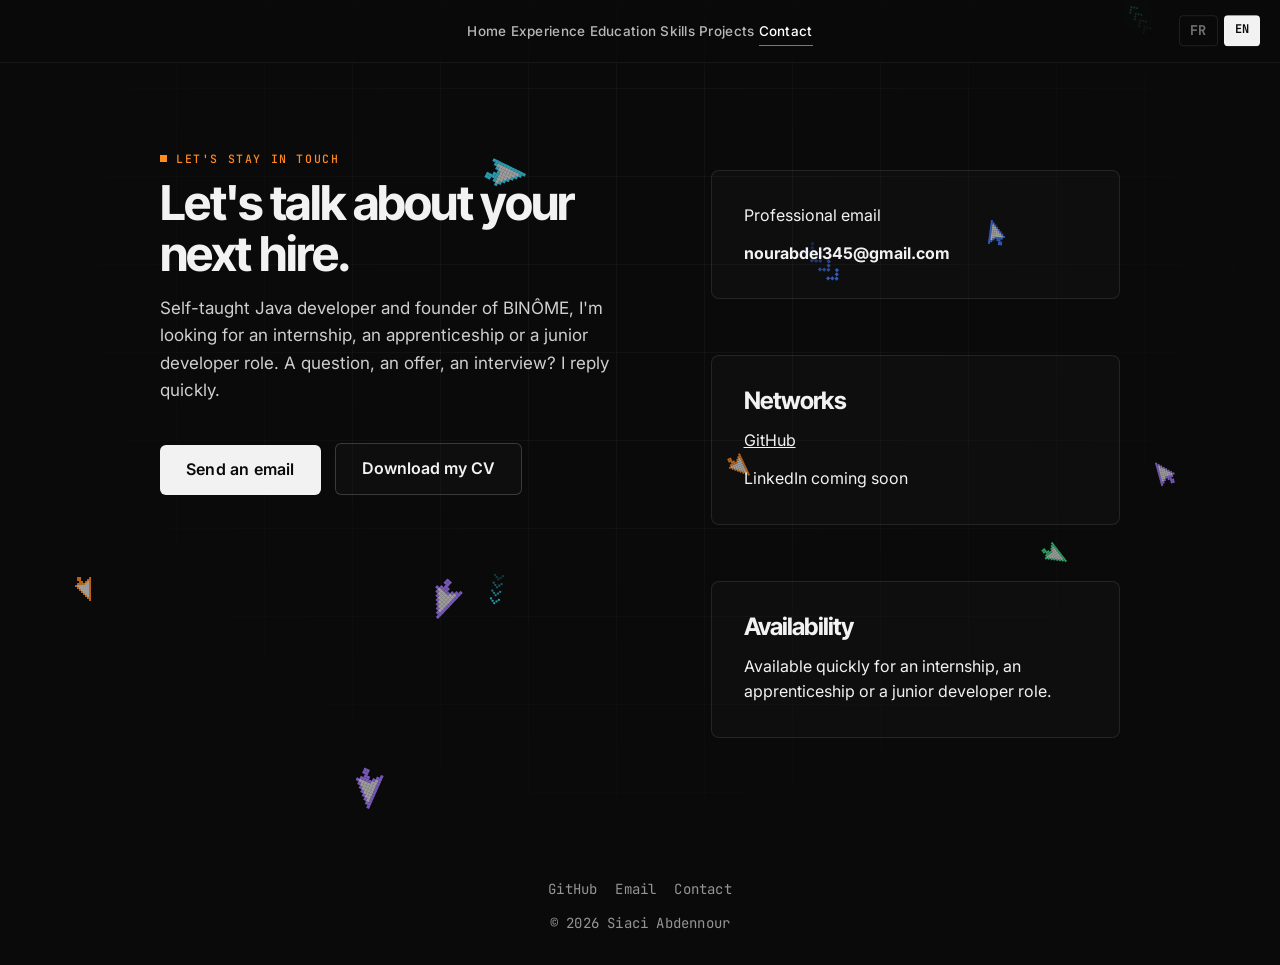
<file: en/contact.html>
<!DOCTYPE html>
<html lang="en">
<head>
<meta charset="UTF-8">
<meta name="viewport" content="width=device-width, initial-scale=1">
<title>Contact — Siaci Abdennour, Java Developer</title>
<meta name="description" content="Contact Siaci Abdennour — open to internship, apprenticeship and junior developer opportunities.">
<meta name="theme-color" content="#0a0a0b">
<link rel="icon" type="image/svg+xml" href="../favicon.svg">
<link rel="canonical" href="https://abdesci.github.io/en/contact.html">
<link rel="preconnect" href="https://fonts.googleapis.com">
<link rel="preconnect" href="https://fonts.gstatic.com" crossorigin>
<link href="https://fonts.googleapis.com/css2?family=Inter:wght@400;500;600;700&family=Inter+Tight:wght@500;600;700;800&family=JetBrains+Mono:wght@400;500;700&display=swap" rel="stylesheet">
<link rel="stylesheet" href="../style.css">
</head>

<body>

<a class="skip-link" href="#main">Skip to content</a>

<nav class="nav" aria-label="Main navigation">
  <div class="nav-links">
    <a href="index.html">Home</a>
    <a href="experiences.html">Experience</a>
    <a href="formations.html">Education</a>
    <a href="competences.html">Skills</a>
    <a href="projets.html">Projects</a>
    <a href="contact.html" aria-current="page">Contact</a>
  </div>
  <button class="nav-toggle" aria-label="Open menu" aria-expanded="false">☰</button>
  <div class="lang-switch">
    <a href="../contact.html">FR</a>
    <span class="active">EN</span>
  </div>
</nav>

<main id="main" class="container">

<div class="contact-split reveal">
  <div>
    <span class="eyebrow" style="text-align:left;">Let's stay in touch</span>
    <h1>Let's talk about your next hire.</h1>
    <p class="lede">Self-taught Java developer and founder of BINÔME, I'm looking for an internship, an apprenticeship or a junior developer role. A question, an offer, an interview? I reply quickly.</p>
    <p style="margin-top:24px;">
      <a class="btn" href="mailto:nourabdel345@gmail.com">Send an email</a>
      <a class="btn-outline" href="../cv.pdf" style="margin-left:10px;">Download my CV</a>
    </p>
  </div>

  <div class="cards">
    <div class="card">
      <p>Professional email</p>
      <p><b>nourabdel345@gmail.com</b></p>
    </div>

    <div class="card">
      <h2>Networks</h2>
      <p><a href="https://github.com/abdesci" target="_blank" rel="noopener">GitHub</a></p>
      <p>LinkedIn coming soon</p>
    </div>

    <div class="card">
      <h2>Availability</h2>
      <p>Available quickly for an internship, an apprenticeship or a junior developer role.</p>
    </div>
  </div>
</div>

</main>

<footer class="site-footer">
  <div class="footer-links">
    <a href="https://github.com/abdesci" target="_blank" rel="noopener">GitHub</a>
    <a href="mailto:nourabdel345@gmail.com">Email</a>
    <a href="contact.html">Contact</a>
  </div>
  <p>&copy; <span id="year"></span> Siaci Abdennour</p>
</footer>

<script src="../script.js"></script>
<script>document.getElementById("year").textContent = new Date().getFullYear();</script>
</body>
</html>
</file>
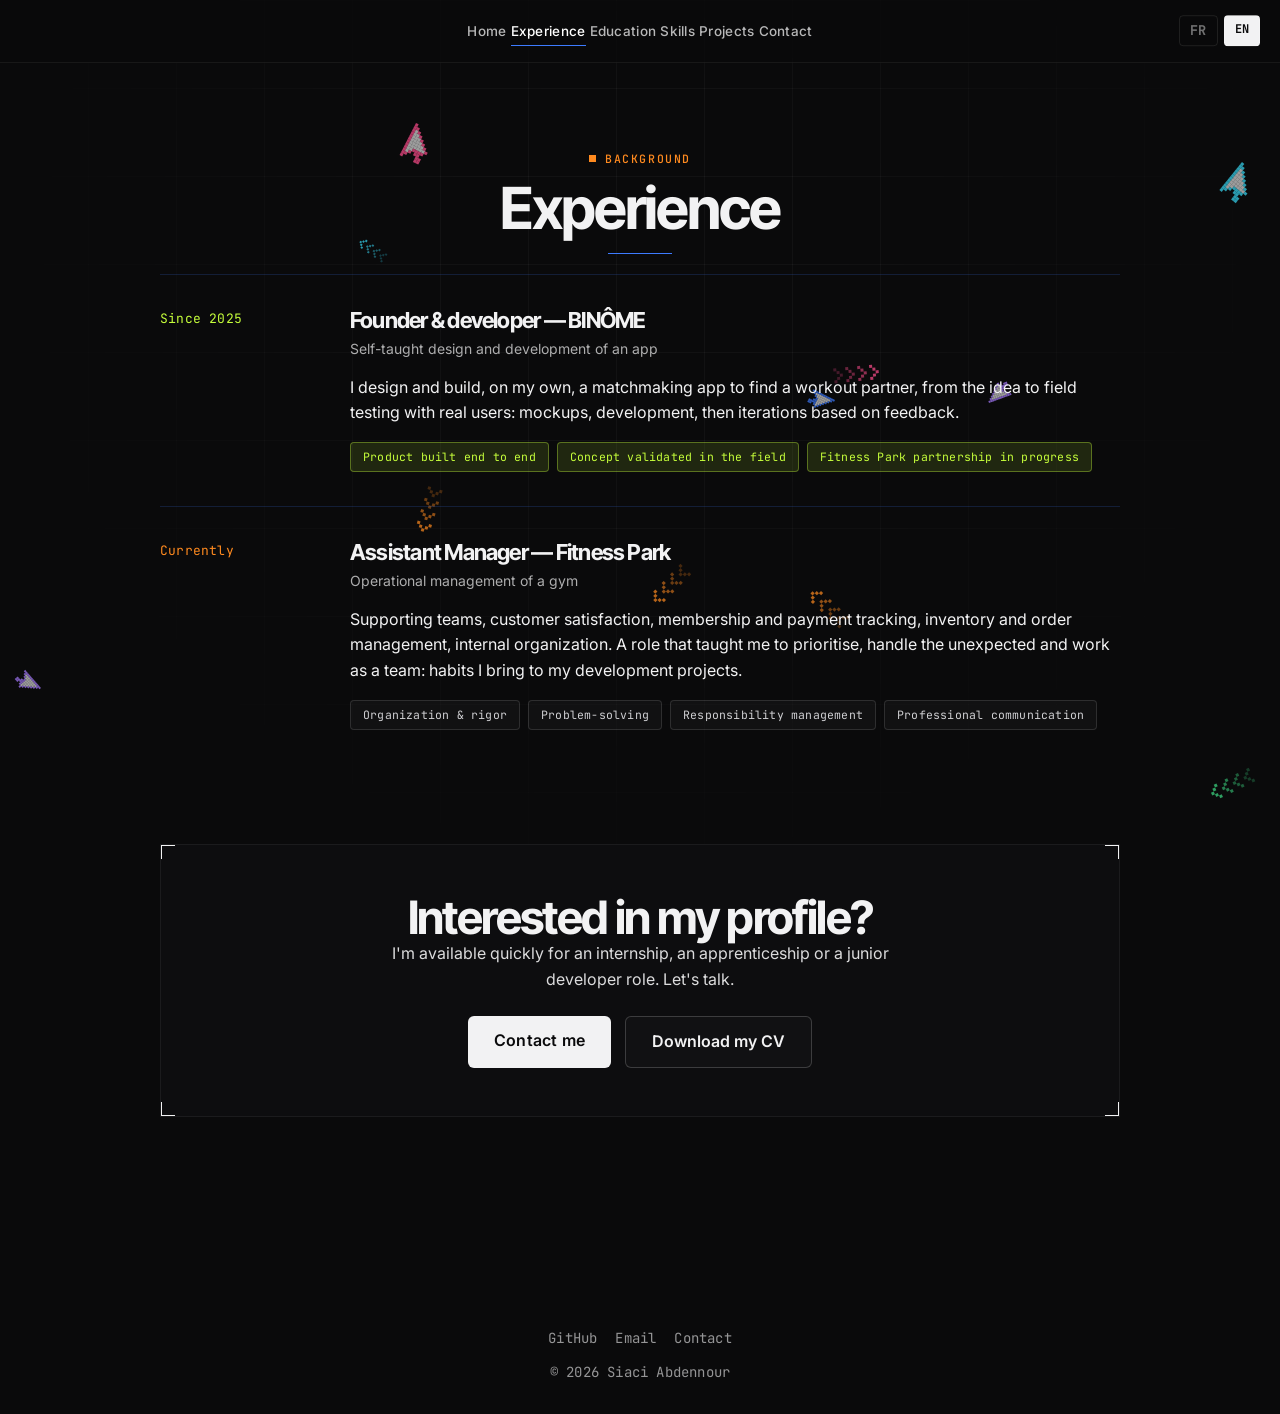
<file: en/experiences.html>
<!DOCTYPE html>
<html lang="en">
<head>
<meta charset="UTF-8">
<meta name="viewport" content="width=device-width, initial-scale=1">
<title>Experience — Siaci Abdennour, Java Developer</title>
<meta name="description" content="Professional experience of Siaci Abdennour: assistant manager at Fitness Park and creator of the BINÔME app.">
<meta name="theme-color" content="#0a0a0b">
<link rel="icon" type="image/svg+xml" href="../favicon.svg">
<link rel="canonical" href="https://abdesci.github.io/en/experiences.html">
<link rel="preconnect" href="https://fonts.googleapis.com">
<link rel="preconnect" href="https://fonts.gstatic.com" crossorigin>
<link href="https://fonts.googleapis.com/css2?family=Inter:wght@400;500;600;700&family=Inter+Tight:wght@500;600;700;800&family=JetBrains+Mono:wght@400;500;700&display=swap" rel="stylesheet">
<link rel="stylesheet" href="../style.css">
</head>

<body>

<a class="skip-link" href="#main">Skip to content</a>

<nav class="nav" aria-label="Main navigation">
  <div class="nav-links">
    <a href="index.html">Home</a>
    <a href="experiences.html" aria-current="page">Experience</a>
    <a href="formations.html">Education</a>
    <a href="competences.html">Skills</a>
    <a href="projets.html">Projects</a>
    <a href="contact.html">Contact</a>
  </div>
  <button class="nav-toggle" aria-label="Open menu" aria-expanded="false">☰</button>
  <div class="lang-switch">
    <a href="../experiences.html">FR</a>
    <span class="active">EN</span>
  </div>
</nav>

<main id="main" class="container">

<span class="eyebrow">Background</span>
<h1 class="page-title">Experience</h1>
<div class="divider" style="margin-bottom:20px;"></div>

<div class="resume reveal binome-block">
  <div class="when">Since 2025</div>
  <div class="what">
    <h2>Founder &amp; developer — BINÔME</h2>
    <span class="role-sub">Self-taught design and development of an app</span>
    <p>I design and build, on my own, a matchmaking app to find a workout partner, from the idea to field testing with real users: mockups, development, then iterations based on feedback.</p>
    <div class="chips">
      <span class="chip">Product built end to end</span>
      <span class="chip">Concept validated in the field</span>
      <span class="chip">Fitness Park partnership in progress</span>
          </div>
  </div>
</div>

<div class="resume reveal">
  <div class="when">Currently</div>
  <div class="what">
    <h2>Assistant Manager — Fitness Park</h2>
    <span class="role-sub">Operational management of a gym</span>
    <p>Supporting teams, customer satisfaction, membership and payment tracking, inventory and order management, internal organization. A role that taught me to prioritise, handle the unexpected and work as a team: habits I bring to my development projects.</p>
    <div class="chips">
      <span class="chip">Organization & rigor</span>
      <span class="chip">Problem-solving</span>
      <span class="chip">Responsibility management</span>
      <span class="chip">Professional communication</span>
    </div>
  </div>
</div>

<div class="section reveal page-cta">
  <div class="closing-cta">
    <h2>Interested in my profile?</h2>
    <p>I'm available quickly for an internship, an apprenticeship or a junior developer role. Let's talk.</p>
    <div class="cta-row">
      <a href="contact.html" class="btn">Contact me</a>
      <a href="../cv.pdf" class="btn-outline">Download my CV</a>
    </div>
  </div>
</div>

</main>

<footer class="site-footer">
  <div class="footer-links">
    <a href="https://github.com/abdesci" target="_blank" rel="noopener">GitHub</a>
    <a href="mailto:nourabdel345@gmail.com">Email</a>
    <a href="contact.html">Contact</a>
  </div>
  <p>&copy; <span id="year"></span> Siaci Abdennour</p>
</footer>

<script src="../script.js"></script>
<script>document.getElementById("year").textContent = new Date().getFullYear();</script>
</body>
</html>
</file>
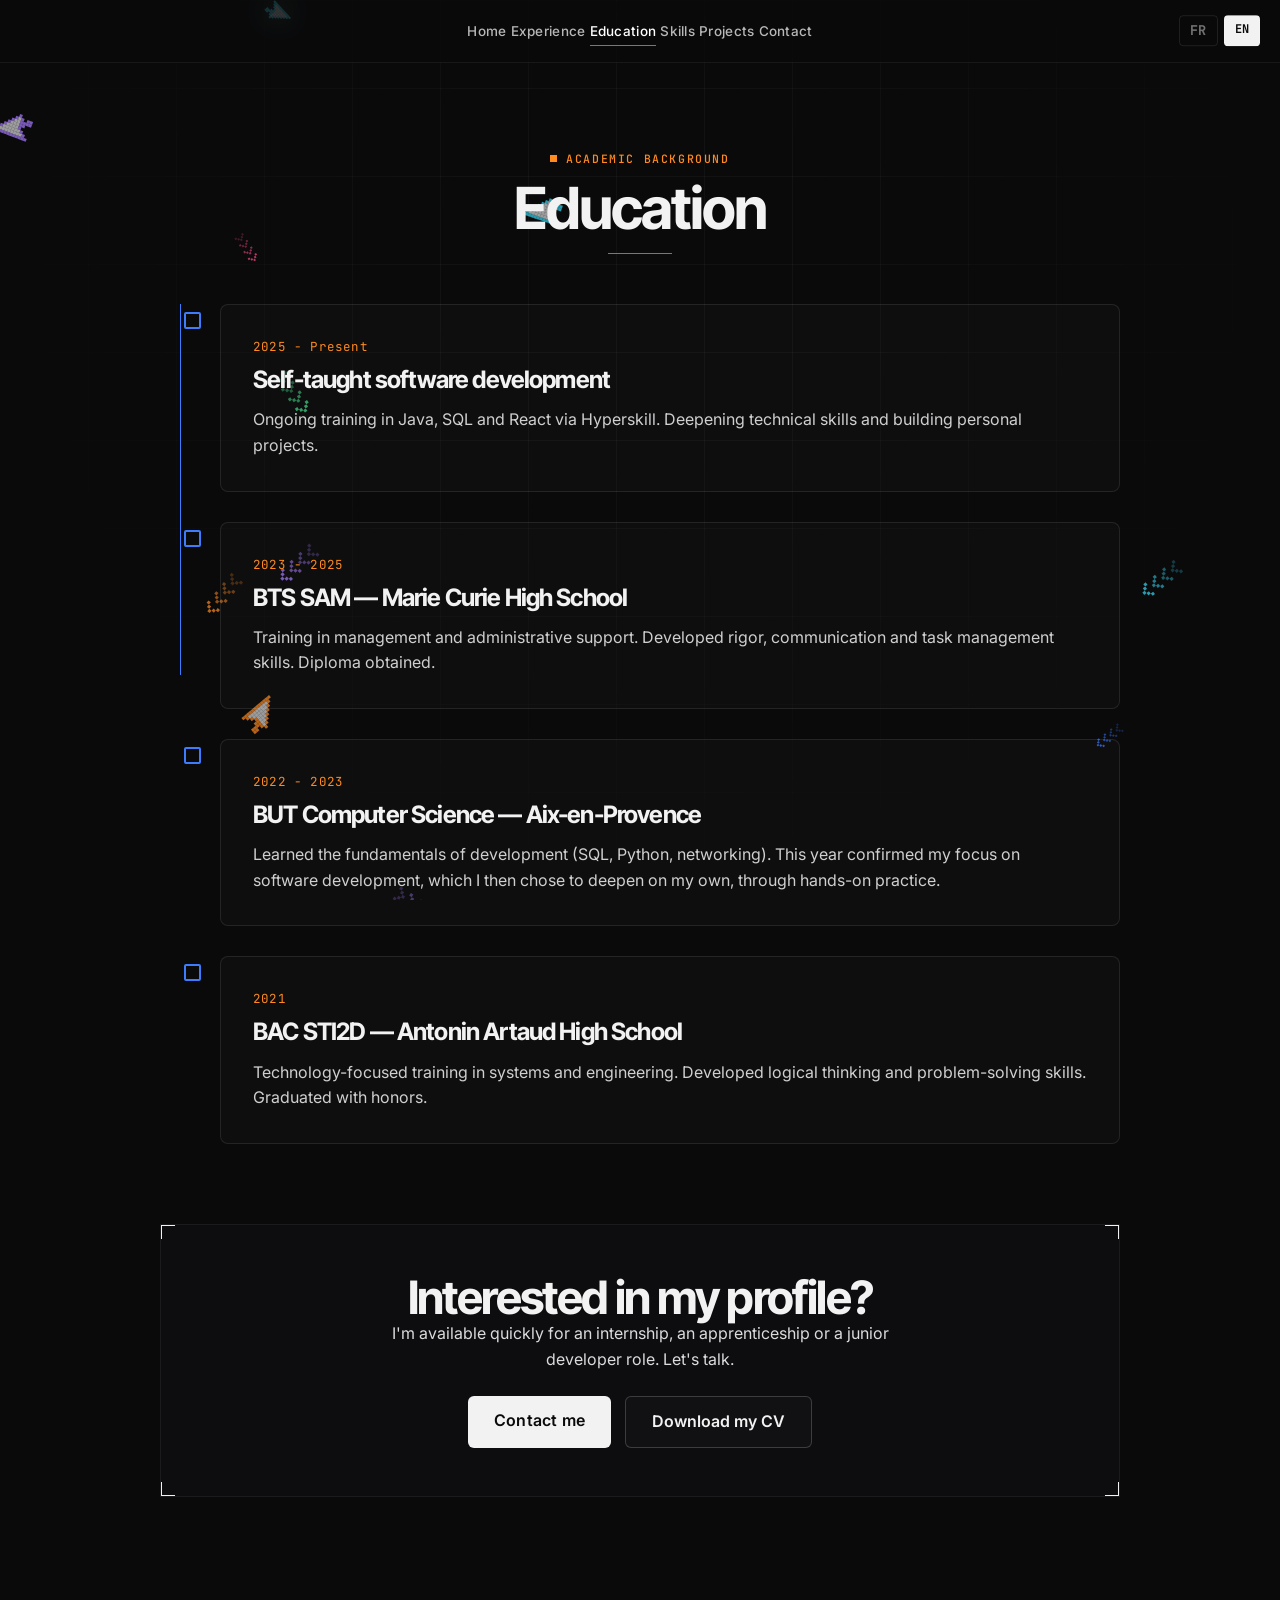
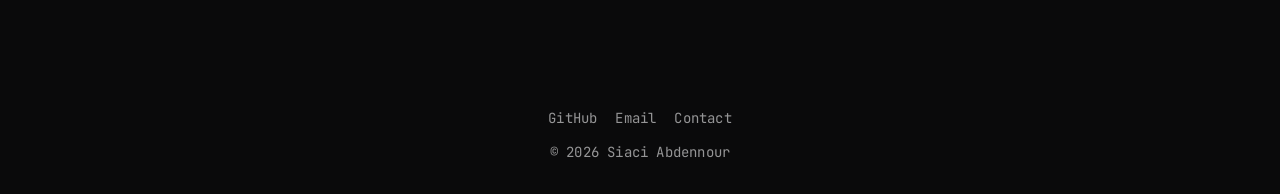
<file: en/formations.html>
<!DOCTYPE html>
<html lang="en">
<head>
<meta charset="UTF-8">
<meta name="viewport" content="width=device-width, initial-scale=1">
<title>Education — Siaci Abdennour, Java Developer</title>
<meta name="description" content="Educational background of Siaci Abdennour: BAC STI2D, BUT Computer Science, BTS SAM, self-taught development (Java, SQL, React).">
<meta name="theme-color" content="#0a0a0b">
<link rel="icon" type="image/svg+xml" href="../favicon.svg">
<link rel="canonical" href="https://abdesci.github.io/en/formations.html">
<link rel="preconnect" href="https://fonts.googleapis.com">
<link rel="preconnect" href="https://fonts.gstatic.com" crossorigin>
<link href="https://fonts.googleapis.com/css2?family=Inter:wght@400;500;600;700&family=Inter+Tight:wght@500;600;700;800&family=JetBrains+Mono:wght@400;500;700&display=swap" rel="stylesheet">
<link rel="stylesheet" href="../style.css">
</head>

<body>

<a class="skip-link" href="#main">Skip to content</a>

<nav class="nav" aria-label="Main navigation">
  <div class="nav-links">
    <a href="index.html">Home</a>
    <a href="experiences.html">Experience</a>
    <a href="formations.html" aria-current="page">Education</a>
    <a href="competences.html">Skills</a>
    <a href="projets.html">Projects</a>
    <a href="contact.html">Contact</a>
  </div>
  <button class="nav-toggle" aria-label="Open menu" aria-expanded="false">☰</button>
  <div class="lang-switch">
    <a href="../formations.html">FR</a>
    <span class="active">EN</span>
  </div>
</nav>

<main id="main" class="container">

<span class="eyebrow">Academic background</span>
<h1 class="page-title">Education</h1>
<div class="divider" style="margin-bottom:50px;"></div>

<div class="timeline">

  <div class="item reveal">
    <div class="card">
      <div class="date">2025 - Present</div>
      <h2>Self-taught software development</h2>
      <p class="desc">
        Ongoing training in Java, SQL and React via Hyperskill.
        Deepening technical skills and building personal projects.
      </p>
    </div>
  </div>

  <div class="item reveal">
    <div class="card">
      <div class="date">2023 - 2025</div>
      <h2>BTS SAM — Marie Curie High School</h2>
      <p class="desc">
        Training in management and administrative support.
        Developed rigor, communication and task management skills.
        Diploma obtained.
      </p>
    </div>
  </div>

  <div class="item reveal">
    <div class="card">
      <div class="date">2022 - 2023</div>
      <h2>BUT Computer Science — Aix-en-Provence</h2>
      <p class="desc">
        Learned the fundamentals of development (SQL, Python, networking).
        This year confirmed my focus on software development, which I then chose to deepen on my own, through hands-on practice.
      </p>
    </div>
  </div>

  <div class="item reveal">
    <div class="card">
      <div class="date">2021</div>
      <h2>BAC STI2D — Antonin Artaud High School</h2>
      <p class="desc">
        Technology-focused training in systems and engineering.
        Developed logical thinking and problem-solving skills.
        Graduated with honors.
      </p>
    </div>
  </div>

</div>

<div class="section reveal page-cta">
  <div class="closing-cta">
    <h2>Interested in my profile?</h2>
    <p>I'm available quickly for an internship, an apprenticeship or a junior developer role. Let's talk.</p>
    <div class="cta-row">
      <a href="contact.html" class="btn">Contact me</a>
      <a href="../cv.pdf" class="btn-outline">Download my CV</a>
    </div>
  </div>
</div>

</main>

<footer class="site-footer">
  <div class="footer-links">
    <a href="https://github.com/abdesci" target="_blank" rel="noopener">GitHub</a>
    <a href="mailto:nourabdel345@gmail.com">Email</a>
    <a href="contact.html">Contact</a>
  </div>
  <p>&copy; <span id="year"></span> Siaci Abdennour</p>
</footer>

<script src="../script.js"></script>
<script>document.getElementById("year").textContent = new Date().getFullYear();</script>
</body>
</html>
</file>
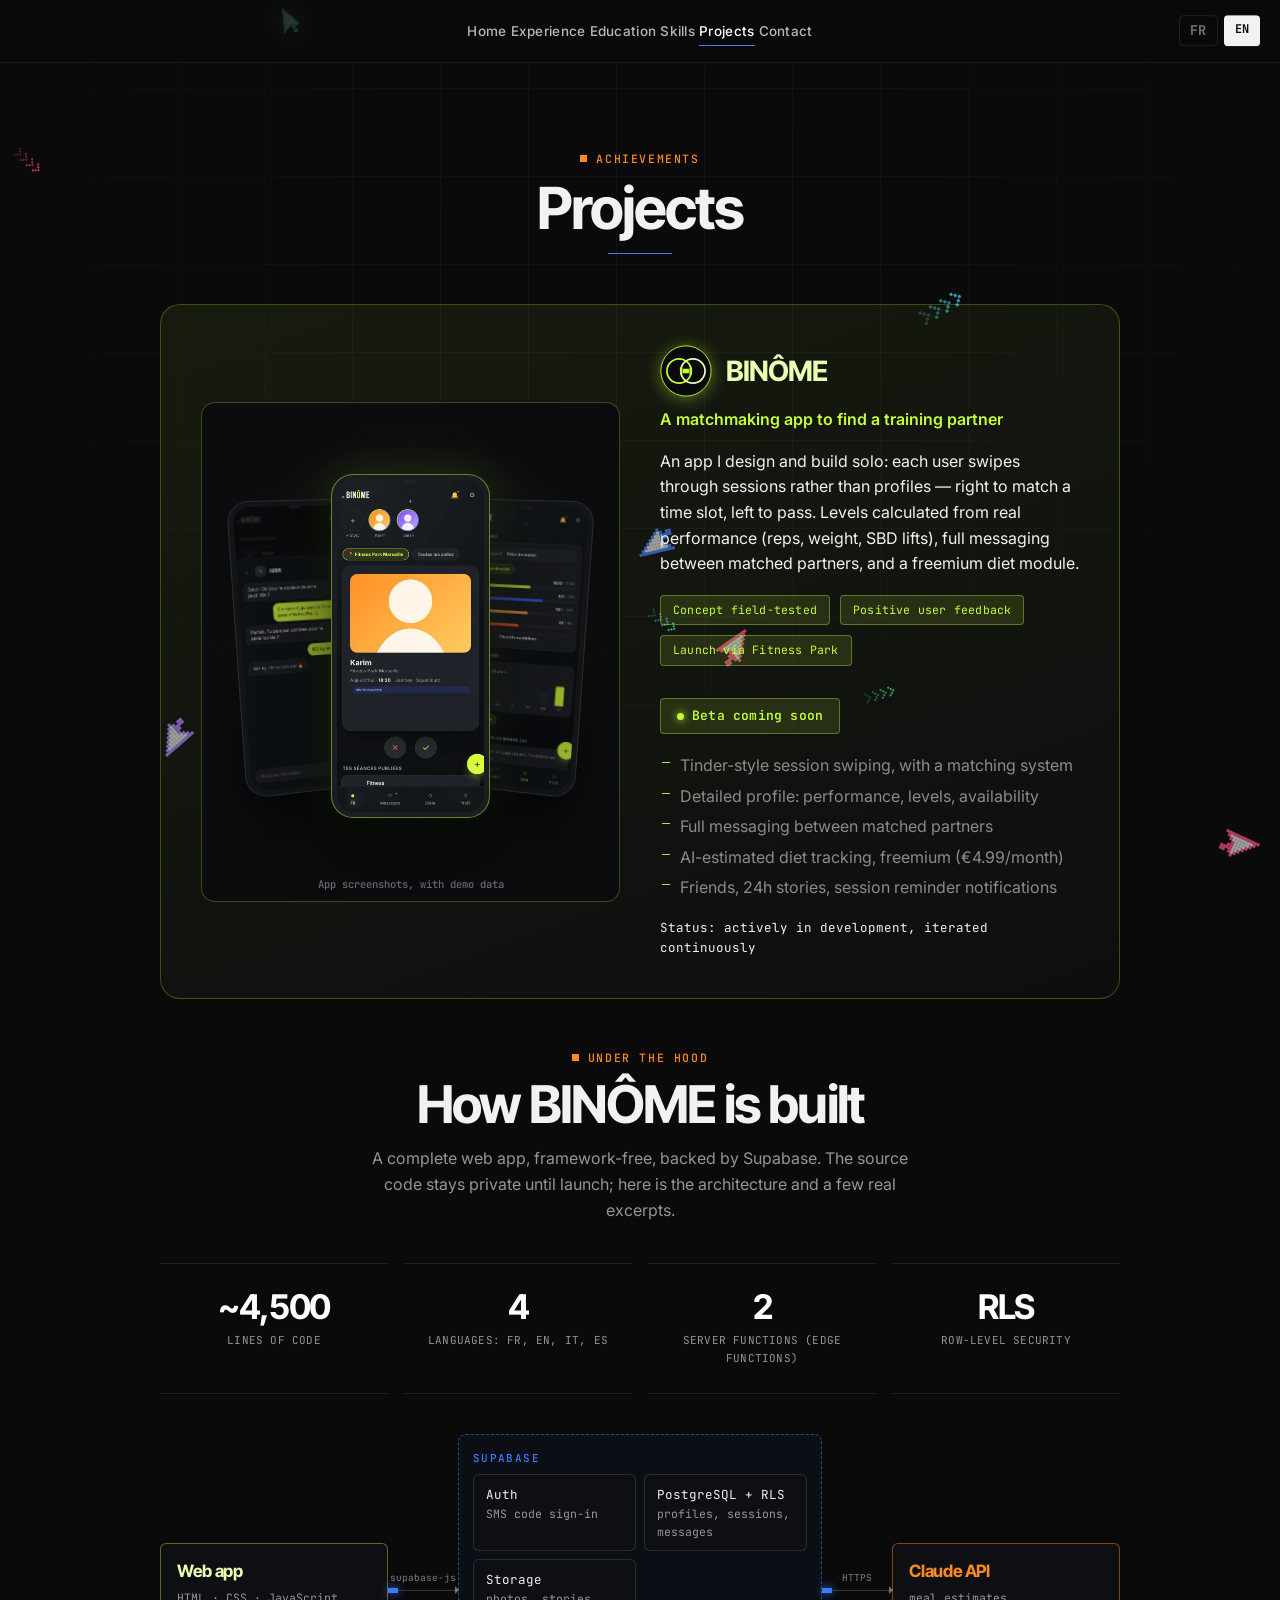
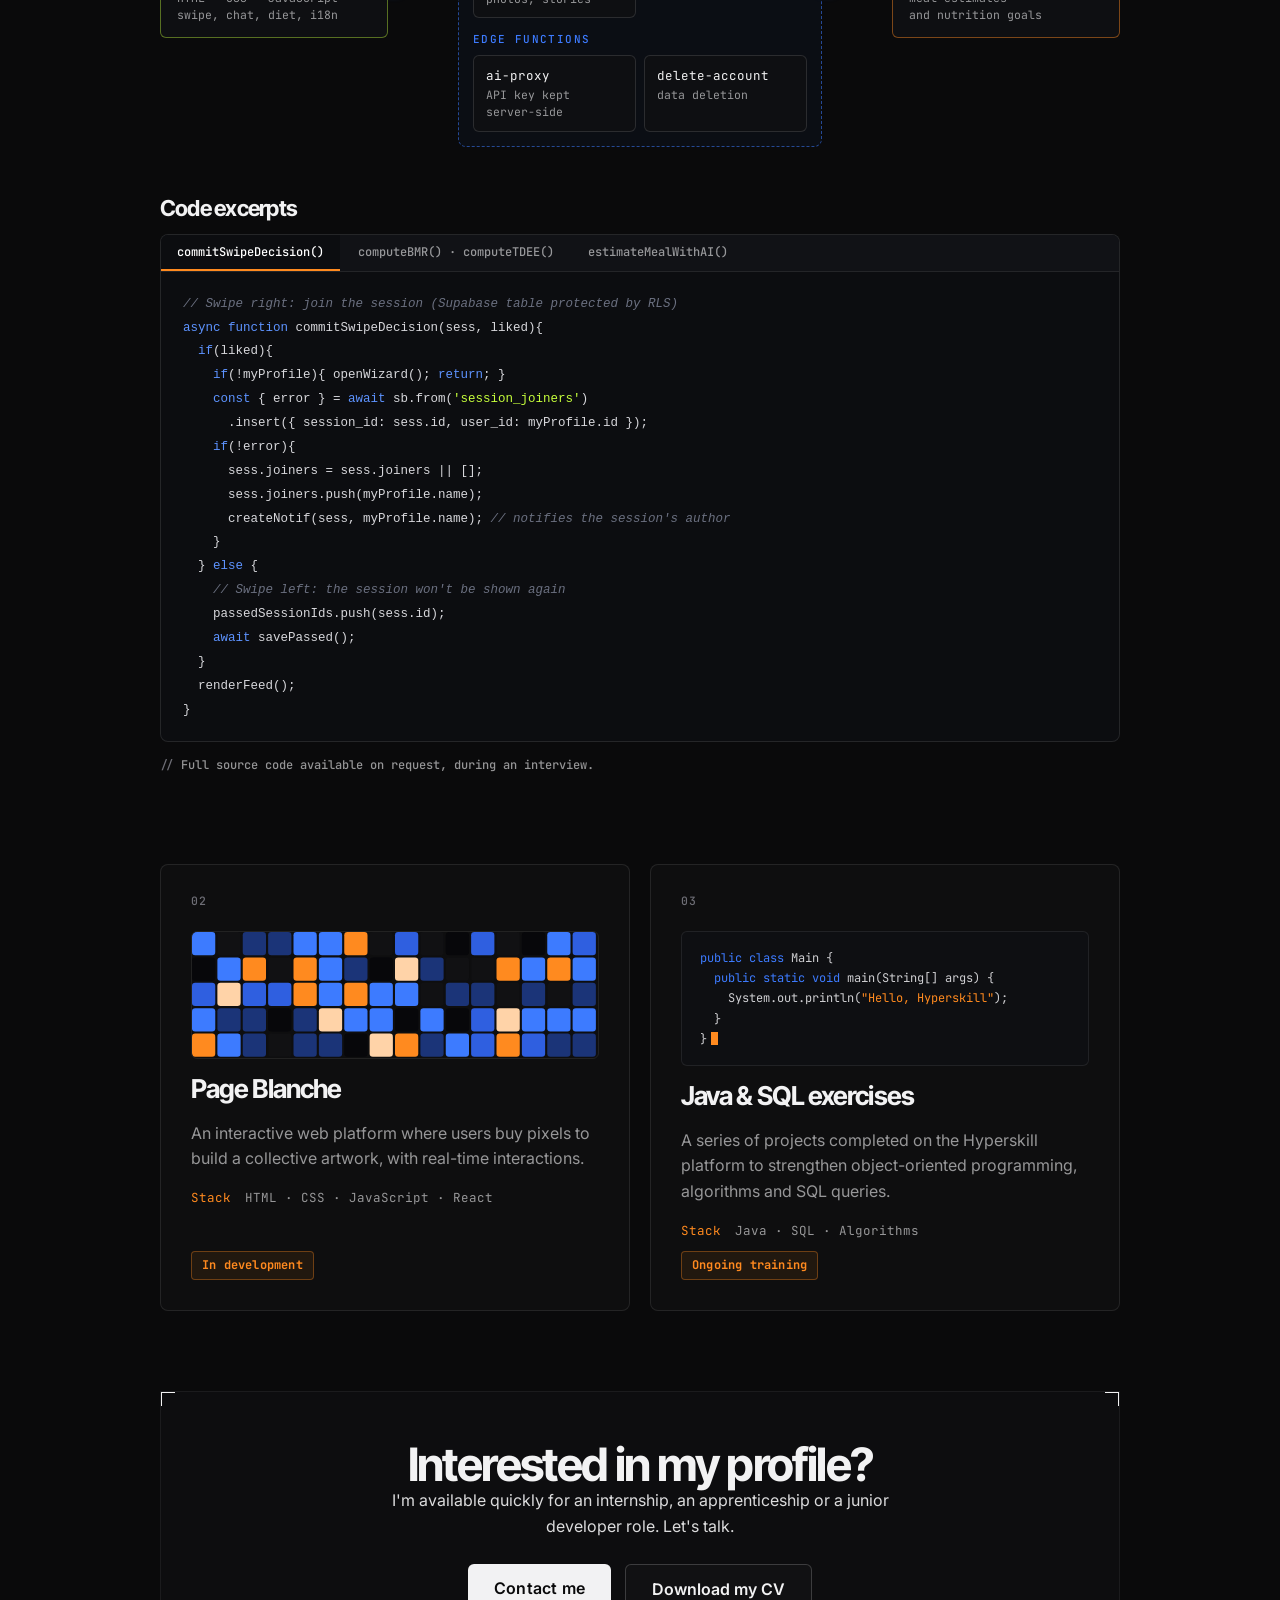
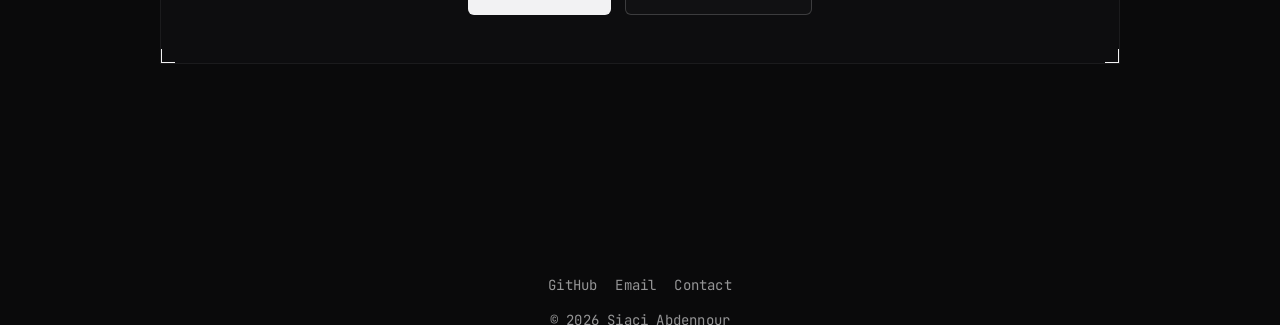
<file: en/projets.html>
<!DOCTYPE html>
<html lang="en">
<head>
<meta charset="UTF-8">
<meta name="viewport" content="width=device-width, initial-scale=1">
<title>Projects — Siaci Abdennour, Java Developer</title>
<meta name="description" content="Projects by Siaci Abdennour: BINÔME (sports matchmaking app), Page Blanche and Java/SQL exercises.">
<meta name="theme-color" content="#0a0a0b">
<link rel="icon" type="image/svg+xml" href="../favicon.svg">
<link rel="canonical" href="https://abdesci.github.io/en/projets.html">
<link rel="preconnect" href="https://fonts.googleapis.com">
<link rel="preconnect" href="https://fonts.gstatic.com" crossorigin>
<link href="https://fonts.googleapis.com/css2?family=Inter:wght@400;500;600;700&family=Inter+Tight:wght@500;600;700;800&family=JetBrains+Mono:wght@400;500;700&display=swap" rel="stylesheet">
<link rel="stylesheet" href="../style.css">
</head>

<body>

<a class="skip-link" href="#main">Skip to content</a>

<nav class="nav" aria-label="Main navigation">
  <div class="nav-links">
    <a href="index.html">Home</a>
    <a href="experiences.html">Experience</a>
    <a href="formations.html">Education</a>
    <a href="competences.html">Skills</a>
    <a href="projets.html" aria-current="page">Projects</a>
    <a href="contact.html">Contact</a>
  </div>
  <button class="nav-toggle" aria-label="Open menu" aria-expanded="false">☰</button>
  <div class="lang-switch">
    <a href="../projets.html">FR</a>
    <span class="active">EN</span>
  </div>
</nav>

<main id="main" class="container">

<span class="eyebrow">Achievements</span>
<h1 class="page-title">Projects</h1>
<div class="divider" style="margin-bottom:50px;"></div>

<!-- BINOME - FLAGSHIP PROJECT -->
<div class="case-study reveal binome-block">
  <div class="visual binome-shots">
      <figure class="phone phone-side phone-left"><img src="../images/binome/chat.webp" alt="Chat between two training partners" width="600" height="1298" loading="lazy"></figure>
      <figure class="phone phone-main"><img src="../images/binome/feed.webp" alt="BINÔME feed: a workout session to swipe" width="600" height="1298" loading="lazy"></figure>
      <figure class="phone phone-side phone-right"><img src="../images/binome/diete.webp" alt="Diet tracking with calorie and macro goals" width="600" height="1298" loading="lazy"></figure>
      <p class="shots-caption">App screenshots, with demo data</p>
    </div>
  <div>
    <div class="brand-row">
      <svg class="brand-logo" viewBox="0 0 120 120" xmlns="http://www.w3.org/2000/svg" role="img" aria-label="BINÔME logo">
        <circle cx="60" cy="60" r="58" fill="#0a0a0c"/>
        <circle cx="60" cy="60" r="58" fill="none" stroke="#c6ff3b" stroke-width="2"/>
        <circle cx="44" cy="60" r="28" fill="none" stroke="#c6ff3b" stroke-width="4"/>
        <circle cx="76" cy="60" r="28" fill="none" stroke="#eaffb0" stroke-width="4"/>
        <rect x="53" y="55" width="14" height="10" rx="2" fill="#c6ff3b"/>
        <rect x="46" y="52" width="6" height="16" rx="2" fill="#c6ff3b"/>
        <rect x="68" y="52" width="6" height="16" rx="2" fill="#c6ff3b"/>
      </svg>
      <h2 style="margin-bottom:0;">BINÔME</h2>
    </div>
    <span class="tagline">A matchmaking app to find a training partner</span>
    <p>
      An app I design and build solo: each user swipes through sessions rather than profiles — right to match a time slot, left to pass. Levels calculated from real performance (reps, weight, SBD lifts), full messaging between matched partners, and a freemium diet module.
    </p>
    <div class="stat-chips">
      <span class="chip">Concept field-tested</span>
      <span class="chip">Positive user feedback</span>
      <span class="chip">Launch via Fitness Park</span>
    </div>
    <span class="beta-badge"><span class="dot"></span> Beta coming soon</span>
    <ul class="feature-list">
      <li>Tinder-style session swiping, with a matching system</li>
      <li>Detailed profile: performance, levels, availability</li>
      <li>Full messaging between matched partners</li>
      <li>AI-estimated diet tracking, freemium (€4.99/month)</li>
      <li>Friends, 24h stories, session reminder notifications</li>
    </ul>
    <p class="tech" style="margin-top:16px;">Status: actively in development, iterated continuously</p>
  </div>
</div>

<!-- BINÔME : SOUS LE CAPOT -->
<div class="section reveal binome-tech" id="sous-le-capot">
  <span class="eyebrow">Under the hood</span>
  <h2 class="section-heading">How BINÔME is built</h2>
  <p class="section-intro">A complete web app, framework-free, backed by Supabase. The source code stays private until launch; here is the architecture and a few real excerpts.</p>

  <div class="stats-row tech-facts">
    <div class="stat"><span class="num">~4,500</span><span class="label">lines of code</span></div>
    <div class="stat"><span class="num">4</span><span class="label">languages: FR, EN, IT, ES</span></div>
    <div class="stat"><span class="num">2</span><span class="label">server functions (Edge Functions)</span></div>
    <div class="stat"><span class="num">RLS</span><span class="label">row-level security</span></div>
  </div>

  <div class="arch" role="img" aria-label="How BINÔME is built">
    <div class="arch-node arch-front"><strong>Web app</strong><span>HTML · CSS · JavaScript<br>swipe, chat, diet, i18n</span></div>
    <div class="arch-link" aria-hidden="true"><span>supabase-js</span></div>
    <div class="arch-group">
      <strong>Supabase</strong>
      <div class="arch-row">
        <div class="arch-node">Auth<small>SMS code sign-in</small></div>
        <div class="arch-node">PostgreSQL + RLS<small>profiles, sessions, messages</small></div>
        <div class="arch-node">Storage<small>photos, stories</small></div>
      </div>
      <strong>Edge Functions</strong>
      <div class="arch-row">
        <div class="arch-node">ai-proxy<small>API key kept server-side</small></div>
        <div class="arch-node">delete-account<small>data deletion</small></div>
      </div>
    </div>
    <div class="arch-link" aria-hidden="true"><span>HTTPS</span></div>
    <div class="arch-node arch-ai"><strong>Claude API</strong><span>meal estimates<br>and nutrition goals</span></div>
  </div>

  <h3 class="code-title">Code excerpts</h3>
  <div class="code-tabs">
    <div class="code-tablist" role="tablist">
      <button type="button" role="tab" id="tab-swipe" aria-controls="pane-swipe" aria-selected="true">commitSwipeDecision()</button><button type="button" role="tab" id="tab-diet" aria-controls="pane-diet" aria-selected="false" tabindex="-1">computeBMR() · computeTDEE()</button><button type="button" role="tab" id="tab-ai" aria-controls="pane-ai" aria-selected="false" tabindex="-1">estimateMealWithAI()</button>
    </div>
    <pre role="tabpanel" id="pane-swipe" aria-labelledby="tab-swipe"><code><span class="t-com">// Swipe right: join the session (Supabase table protected by RLS)</span>
<span class="t-kw">async</span> <span class="t-kw">function</span> commitSwipeDecision(sess, liked){
  <span class="t-kw">if</span>(liked){
    <span class="t-kw">if</span>(!myProfile){ openWizard(); <span class="t-kw">return</span>; }
    <span class="t-kw">const</span> { error } = <span class="t-kw">await</span> sb.from(<span class="t-str">&#x27;session_joiners&#x27;</span>)
      .insert({ session_id: sess.id, user_id: myProfile.id });
    <span class="t-kw">if</span>(!error){
      sess.joiners = sess.joiners || [];
      sess.joiners.push(myProfile.name);
      createNotif(sess, myProfile.name); <span class="t-com">// notifies the session&#x27;s author</span>
    }
  } <span class="t-kw">else</span> {
    <span class="t-com">// Swipe left: the session won&#x27;t be shown again</span>
    passedSessionIds.push(sess.id);
    <span class="t-kw">await</span> savePassed();
  }
  renderFeed();
}</code></pre><pre role="tabpanel" id="pane-diet" aria-labelledby="tab-diet" hidden><code><span class="t-com">// Calorie needs: Mifflin-St Jeor formula + activity level</span>
<span class="t-kw">function</span> computeBMR(poids, taille, age, sexe){
  <span class="t-kw">if</span>(!poids || !taille || !age) <span class="t-kw">return</span> <span class="t-kw">null</span>;
  <span class="t-kw">const</span> base = <span class="t-num">10</span> * poids + <span class="t-num">6.25</span> * taille - <span class="t-num">5</span> * age;
  <span class="t-kw">return</span> Math.round(sexe === <span class="t-str">&#x27;Femme&#x27;</span> ? base - <span class="t-num">161</span> : base + <span class="t-num">5</span>);
}

<span class="t-kw">function</span> computeTDEE(bmr, activityLevel){
  <span class="t-kw">return</span> Math.round(bmr * (ACTIVITY_MULTIPLIERS[activityLevel] || <span class="t-num">1.375</span>));
}

<span class="t-com">// Then: deficit or surplus computed from the target weight</span>
<span class="t-com">// and the desired timeframe, capped to stay realistic.</span></code></pre><pre role="tabpanel" id="pane-ai" aria-labelledby="tab-ai" hidden><code><span class="t-com">// Nutrition estimate for a meal described in free text</span>
<span class="t-kw">async</span> <span class="t-kw">function</span> estimateMealWithAI(description, lang){
  <span class="t-kw">const</span> key = normalizeMealDesc(description);
  <span class="t-com">// Cache: the same dish always returns the same result</span>
  <span class="t-kw">if</span>(mealEstimateCache[key]){
    <span class="t-kw">return</span> { ...mealEstimateCache[key], fromCache: <span class="t-kw">true</span> };
  }
  <span class="t-com">// The API key stays server-side: we go through an Edge Function</span>
  <span class="t-kw">const</span> res = <span class="t-kw">await</span> sb.functions.invoke(<span class="t-str">&#x27;ai-proxy&#x27;</span>, {
    body: { max_tokens: <span class="t-num">300</span>, messages: [{ role: <span class="t-str">&quot;user&quot;</span>, content: instructions }] },
  });
  <span class="t-kw">if</span>(res.error) <span class="t-kw">throw</span> <span class="t-kw">new</span> Error(<span class="t-str">&#x27;network&#x27;</span>);
  <span class="t-com">// … strict JSON response: { name, kcal, prot, carbs, fat }</span>
}</code></pre>
  </div>
  <p class="code-note">Full source code available on request, during an interview.</p>
</div>

<!-- SECONDARY PROJECTS -->
<div class="secondary-projects">
    <div class="project">
      <span class="project-kicker">02</span>
      <svg class="project-visual" viewBox="0 0 384 120" xmlns="http://www.w3.org/2000/svg" role="img" aria-label="Preview of the Page Blanche pixel mosaic">
      <rect x="0" y="0" width="22" height="22" rx="3" fill="#3d7bff"/><rect x="24" y="0" width="22" height="22" rx="3" fill="#111113"/><rect x="48" y="0" width="22" height="22" rx="3" fill="#1b3478"/><rect x="72" y="0" width="22" height="22" rx="3" fill="#1b3478"/><rect x="96" y="0" width="22" height="22" rx="3" fill="#3d7bff"/><rect x="120" y="0" width="22" height="22" rx="3" fill="#3d7bff"/><rect x="144" y="0" width="22" height="22" rx="3" fill="#ff8a1f"/><rect x="168" y="0" width="22" height="22" rx="3" fill="#111113"/><rect x="192" y="0" width="22" height="22" rx="3" fill="#2f5fe0"/><rect x="216" y="0" width="22" height="22" rx="3" fill="#111113"/><rect x="240" y="0" width="22" height="22" rx="3" fill="#07070a"/><rect x="264" y="0" width="22" height="22" rx="3" fill="#2f5fe0"/><rect x="288" y="0" width="22" height="22" rx="3" fill="#111113"/><rect x="312" y="0" width="22" height="22" rx="3" fill="#07070a"/><rect x="336" y="0" width="22" height="22" rx="3" fill="#3d7bff"/><rect x="360" y="0" width="22" height="22" rx="3" fill="#2f5fe0"/>
      <rect x="0" y="24" width="22" height="22" rx="3" fill="#07070a"/><rect x="24" y="24" width="22" height="22" rx="3" fill="#3d7bff"/><rect x="48" y="24" width="22" height="22" rx="3" fill="#ff8a1f"/><rect x="72" y="24" width="22" height="22" rx="3" fill="#111113"/><rect x="96" y="24" width="22" height="22" rx="3" fill="#ff8a1f"/><rect x="120" y="24" width="22" height="22" rx="3" fill="#3d7bff"/><rect x="144" y="24" width="22" height="22" rx="3" fill="#1b3478"/><rect x="168" y="24" width="22" height="22" rx="3" fill="#07070a"/><rect x="192" y="24" width="22" height="22" rx="3" fill="#ffd3a8"/><rect x="216" y="24" width="22" height="22" rx="3" fill="#1b3478"/><rect x="240" y="24" width="22" height="22" rx="3" fill="#111113"/><rect x="264" y="24" width="22" height="22" rx="3" fill="#111113"/><rect x="288" y="24" width="22" height="22" rx="3" fill="#ff8a1f"/><rect x="312" y="24" width="22" height="22" rx="3" fill="#3d7bff"/><rect x="336" y="24" width="22" height="22" rx="3" fill="#ff8a1f"/><rect x="360" y="24" width="22" height="22" rx="3" fill="#3d7bff"/>
      <rect x="0" y="48" width="22" height="22" rx="3" fill="#2f5fe0"/><rect x="24" y="48" width="22" height="22" rx="3" fill="#ffd3a8"/><rect x="48" y="48" width="22" height="22" rx="3" fill="#2f5fe0"/><rect x="72" y="48" width="22" height="22" rx="3" fill="#2f5fe0"/><rect x="96" y="48" width="22" height="22" rx="3" fill="#ff8a1f"/><rect x="120" y="48" width="22" height="22" rx="3" fill="#3d7bff"/><rect x="144" y="48" width="22" height="22" rx="3" fill="#ff8a1f"/><rect x="168" y="48" width="22" height="22" rx="3" fill="#3d7bff"/><rect x="192" y="48" width="22" height="22" rx="3" fill="#3d7bff"/><rect x="216" y="48" width="22" height="22" rx="3" fill="#111113"/><rect x="240" y="48" width="22" height="22" rx="3" fill="#1b3478"/><rect x="264" y="48" width="22" height="22" rx="3" fill="#1b3478"/><rect x="288" y="48" width="22" height="22" rx="3" fill="#111113"/><rect x="312" y="48" width="22" height="22" rx="3" fill="#1b3478"/><rect x="336" y="48" width="22" height="22" rx="3" fill="#111113"/><rect x="360" y="48" width="22" height="22" rx="3" fill="#1b3478"/>
      <rect x="0" y="72" width="22" height="22" rx="3" fill="#3d7bff"/><rect x="24" y="72" width="22" height="22" rx="3" fill="#1b3478"/><rect x="48" y="72" width="22" height="22" rx="3" fill="#1b3478"/><rect x="72" y="72" width="22" height="22" rx="3" fill="#07070a"/><rect x="96" y="72" width="22" height="22" rx="3" fill="#1b3478"/><rect x="120" y="72" width="22" height="22" rx="3" fill="#ffd3a8"/><rect x="144" y="72" width="22" height="22" rx="3" fill="#3d7bff"/><rect x="168" y="72" width="22" height="22" rx="3" fill="#3d7bff"/><rect x="192" y="72" width="22" height="22" rx="3" fill="#07070a"/><rect x="216" y="72" width="22" height="22" rx="3" fill="#3d7bff"/><rect x="240" y="72" width="22" height="22" rx="3" fill="#07070a"/><rect x="264" y="72" width="22" height="22" rx="3" fill="#2f5fe0"/><rect x="288" y="72" width="22" height="22" rx="3" fill="#ffd3a8"/><rect x="312" y="72" width="22" height="22" rx="3" fill="#3d7bff"/><rect x="336" y="72" width="22" height="22" rx="3" fill="#3d7bff"/><rect x="360" y="72" width="22" height="22" rx="3" fill="#3d7bff"/>
      <rect x="0" y="96" width="22" height="22" rx="3" fill="#ff8a1f"/><rect x="24" y="96" width="22" height="22" rx="3" fill="#3d7bff"/><rect x="48" y="96" width="22" height="22" rx="3" fill="#1b3478"/><rect x="72" y="96" width="22" height="22" rx="3" fill="#111113"/><rect x="96" y="96" width="22" height="22" rx="3" fill="#1b3478"/><rect x="120" y="96" width="22" height="22" rx="3" fill="#1b3478"/><rect x="144" y="96" width="22" height="22" rx="3" fill="#07070a"/><rect x="168" y="96" width="22" height="22" rx="3" fill="#ffd3a8"/><rect x="192" y="96" width="22" height="22" rx="3" fill="#ff8a1f"/><rect x="216" y="96" width="22" height="22" rx="3" fill="#1b3478"/><rect x="240" y="96" width="22" height="22" rx="3" fill="#3d7bff"/><rect x="264" y="96" width="22" height="22" rx="3" fill="#2f5fe0"/><rect x="288" y="96" width="22" height="22" rx="3" fill="#ff8a1f"/><rect x="312" y="96" width="22" height="22" rx="3" fill="#2f5fe0"/><rect x="336" y="96" width="22" height="22" rx="3" fill="#1b3478"/><rect x="360" y="96" width="22" height="22" rx="3" fill="#1b3478"/>
    </svg>
      <h3 class="project-name">Page Blanche</h3>
      <p>An interactive web platform where users buy pixels to build a collective artwork, with real-time interactions.</p>
      <p class="tech"><span class="tech-label">Stack</span> HTML · CSS · JavaScript · React</p>
      <span class="badge">In development</span>
    </div>
    <div class="project">
      <span class="project-kicker">03</span>
      <div class="code-visual" aria-hidden="true">
        <span><i>public class</i> Main {</span>
        <span>&nbsp;&nbsp;<i>public static void</i> main(String[] args) {</span>
        <span>&nbsp;&nbsp;&nbsp;&nbsp;System.out.println(<b>"Hello, Hyperskill"</b>);</span>
        <span>&nbsp;&nbsp;}</span>
        <span>}</span>
      </div>
      <h3 class="project-name">Java &amp; SQL exercises</h3>
      <p>A series of projects completed on the Hyperskill platform to strengthen object-oriented programming, algorithms and SQL queries.</p>
      <p class="tech"><span class="tech-label">Stack</span> Java · SQL · Algorithms</p>
      <span class="badge">Ongoing training</span>
    </div>
  </div>

<div class="section reveal page-cta">
  <div class="closing-cta">
    <h2>Interested in my profile?</h2>
    <p>I'm available quickly for an internship, an apprenticeship or a junior developer role. Let's talk.</p>
    <div class="cta-row">
      <a href="contact.html" class="btn">Contact me</a>
      <a href="../cv.pdf" class="btn-outline">Download my CV</a>
    </div>
  </div>
</div>

</main>

<footer class="site-footer">
  <div class="footer-links">
    <a href="https://github.com/abdesci" target="_blank" rel="noopener">GitHub</a>
    <a href="mailto:nourabdel345@gmail.com">Email</a>
    <a href="contact.html">Contact</a>
  </div>
  <p>&copy; <span id="year"></span> Siaci Abdennour</p>
</footer>

<script src="../script.js"></script>
<script>document.getElementById("year").textContent = new Date().getFullYear();</script>
</body>
</html>
</file>
<file: style.css>
/* ============================================
   Portfolio — Siaci Abdennour
   Feuille de style unique, partagée par toutes les pages
   Thème "aurora électrique" : fond obsidian + violet/magenta vifs en accent
   ============================================ */

:root{
  --bg-1:#0d0716;
  --bg-2:#1b0f2e;
  --accent:#8b5cf6;
  --accent-2:#ec4899;
  --accent-soft:rgba(61,123,255,0.12);
  --text:#f3efe6;
  --text-dim:rgba(243,239,230,0.72);
  --card-bg:rgba(255,255,255,0.035);
  --card-border:rgba(61,123,255,0.22);
  --radius:14px;
  --max-width:1000px;
  --font-body: "Inter", system-ui, -apple-system, "Segoe UI", "Helvetica Neue", Arial, sans-serif;
  --font-display: "Playfair Display", Georgia, "Times New Roman", serif;
}

*{
  margin:0;
  padding:0;
  box-sizing:border-box;
}

html{
  scroll-behavior:smooth;
}

body{
  font-family:var(--font-body);
  background:linear-gradient(150deg,var(--bg-1) 0%,var(--bg-2) 45%,#170b26 70%,var(--bg-1) 100%);
  background-size:200% 200%;
  animation:bg 16s infinite alternate;
  color:var(--text);
  min-height:100vh;
  line-height:1.6;
  position:relative;
}

body::before,
body::after{
  content:'';
  position:fixed;
  border-radius:50%;
  filter:blur(130px);
  z-index:-1;
  pointer-events:none;
}

body::before{
  width:560px;
  height:560px;
  background:radial-gradient(circle, rgba(61,123,255,0.18), transparent 70%);
  top:-180px;
  left:-180px;
}

body::after{
  width:520px;
  height:520px;
  background:radial-gradient(circle, rgba(255,138,31,0.16), transparent 70%);
  bottom:-180px;
  right:-180px;
}

@keyframes bg{
  0%{background-position:left;}
  100%{background-position:right;}
}

a{
  color:inherit;
}

img{
  max-width:100%;
  display:block;
}

h1, h2, h3{
  font-family:var(--font-display);
  font-weight:700;
  letter-spacing:0.2px;
}

.eyebrow{
  display:block;
  font-family:var(--font-body);
  text-transform:uppercase;
  letter-spacing:3px;
  font-size:12px;
  font-weight:600;
  color:var(--accent);
  margin-bottom:10px;
  text-align:center;
}

.divider{
  width:64px;
  height:2px;
  margin:14px auto 0;
  background:linear-gradient(90deg,transparent,var(--accent),transparent);
}

/* ============ NAVBAR ============ */
.nav{
  position:fixed;
  top:0;
  left:0;
  width:100%;
  display:flex;
  align-items:center;
  justify-content:center;
  gap:28px;
  padding:18px 20px;
  background:rgba(7,7,10,0.55);
  backdrop-filter:blur(14px);
  -webkit-backdrop-filter:blur(14px);
  z-index:1000;
  transition:padding 0.3s ease, background 0.3s ease;
  flex-wrap:wrap;
  border-bottom:1px solid rgba(61,123,255,0.12);
}

.nav.scrolled{
  padding:10px 20px;
  background:rgba(5,5,7,0.85);
}

.nav a{
  color:var(--text);
  text-decoration:none;
  opacity:0.75;
  transition:0.25s;
  font-weight:500;
  font-size:14.5px;
  white-space:nowrap;
  letter-spacing:0.3px;
}

.nav a:hover,
.nav a:focus-visible{
  opacity:1;
  color:var(--accent-2);
}

.nav a[aria-current="page"]{
  opacity:1;
  color:var(--accent);
  border-bottom:1px solid var(--accent);
  padding-bottom:2px;
}

.nav-toggle{
  display:none;
}

/* ============ LANGUAGE SWITCH ============ */
.lang-switch{
  position:absolute;
  top:50%;
  right:20px;
  transform:translateY(-50%);
  display:flex;
  gap:6px;
  z-index:1001;
}

.lang-switch a,
.lang-switch span{
  padding:4px 10px;
  border-radius:999px;
  border:1px solid var(--card-border);
  font-size:12px;
  font-weight:700;
  letter-spacing:0.3px;
  text-decoration:none;
  color:var(--text-dim);
  transition:0.25s;
}

.lang-switch a:hover,
.lang-switch a:focus-visible{
  color:var(--accent-2);
  border-color:var(--accent-2);
}

.lang-switch span.active{
  background:var(--accent-soft);
  color:var(--accent-2);
  cursor:default;
}

@media (max-width:640px){
  .lang-switch{
    right:60px;
    gap:4px;
  }
  .lang-switch a,
  .lang-switch span{
    padding:3px 8px;
    font-size:10.5px;
  }
}

/* ============ LAYOUT ============ */
.container{
  padding:150px 20px 80px;
  max-width:var(--max-width);
  margin:0 auto;
}

.section{
  max-width:var(--max-width);
  margin:0 auto 40px;
}

/* ============ HERO ============ */
.hero{
  position:relative;
  min-height:100vh;
  display:flex;
  flex-direction:column;
  justify-content:center;
  align-items:center;
  text-align:center;
  padding:120px 20px 60px;
  gap:6px;
  overflow:hidden;
}

.hero::before,
.hero::after{
  content:'';
  position:absolute;
  border-radius:50%;
  filter:blur(70px);
  z-index:0;
  pointer-events:none;
}

.hero::before{
  width:420px;
  height:420px;
  background:radial-gradient(circle,rgba(61,123,255,0.18),transparent 70%);
  top:-120px;
  left:-120px;
}

.hero::after{
  width:360px;
  height:360px;
  background:radial-gradient(circle,rgba(255,138,31,0.12),transparent 70%);
  bottom:-100px;
  right:-100px;
}

.hero > *{
  position:relative;
  z-index:1;
}

.avatar-wrap{
  width:150px;
  height:150px;
  border-radius:50%;
  border:2px solid var(--accent);
  box-shadow:0 0 0 6px rgba(61,123,255,0.08);
  margin-bottom:22px;
  overflow:hidden;
  display:flex;
  align-items:center;
  justify-content:center;
  background:linear-gradient(135deg,var(--accent),var(--accent-2));
  font-size:44px;
  font-weight:700;
  color:#fff5f5;
  font-family:var(--font-display);
  transition:0.4s;
}

.avatar-wrap:hover{
  transform:scale(1.04);
}

.avatar-wrap img{
  width:100%;
  height:100%;
  object-fit:cover;
}

h1{
  font-size:clamp(34px,6vw,58px);
  color:var(--text);
}

h1 .accent-word{
  color:var(--accent);
  font-style:italic;
}

.page-title{
  text-align:center;
  margin-bottom:10px;
}

.subtitle{
  margin-top:12px;
  opacity:0.85;
  font-size:clamp(15px,2.5vw,19px);
  min-height:1.4em;
}

.typed-cursor{
  display:inline-block;
  width:2px;
  background:var(--accent);
  margin-left:2px;
  animation:blink 0.9s infinite;
}

@keyframes blink{
  0%,49%{opacity:1;}
  50%,100%{opacity:0;}
}

/* ============ AVAILABILITY BADGE ============ */
.badge-pill{
  display:inline-flex;
  align-items:center;
  gap:8px;
  margin-top:20px;
  padding:8px 18px;
  border-radius:999px;
  background:rgba(61,123,255,0.1);
  border:1px solid rgba(61,123,255,0.4);
  color:var(--accent-2);
  font-size:13.5px;
  font-weight:600;
  letter-spacing:0.3px;
}

.badge-pill .dot{
  width:8px;
  height:8px;
  border-radius:50%;
  background:var(--accent-2);
  box-shadow:0 0 8px var(--accent-2);
  animation:pulse 1.8s infinite;
}

@keyframes pulse{
  0%,100%{opacity:1;}
  50%{opacity:0.4;}
}

/* ============ HERO CTA ============ */
.cta-row{
  display:flex;
  gap:14px;
  margin-top:28px;
  flex-wrap:wrap;
  justify-content:center;
}

.btn{
  display:inline-block;
  margin-top:15px;
  padding:12px 26px;
  background:linear-gradient(90deg,var(--accent),var(--accent-2));
  border-radius:8px;
  text-decoration:none;
  color:#fff5f5;
  font-weight:700;
  letter-spacing:0.2px;
  transition:0.3s;
}

.btn:hover,
.btn:focus-visible{
  transform:translateY(-2px);
  box-shadow:0 8px 24px rgba(61,123,255,0.35);
}

.btn-outline{
  display:inline-block;
  margin-top:15px;
  padding:12px 26px;
  border-radius:8px;
  text-decoration:none;
  color:var(--text);
  font-weight:600;
  border:1px solid rgba(61,123,255,0.4);
  background:rgba(255,255,255,0.02);
  transition:0.3s;
}

.btn-outline:hover,
.btn-outline:focus-visible{
  border-color:var(--accent);
  color:var(--accent-2);
  transform:translateY(-2px);
}

/* ============ STATS ROW ============ */
.stats-row{
  display:grid;
  grid-template-columns:repeat(auto-fit,minmax(140px,1fr));
  gap:16px;
  max-width:var(--max-width);
  margin:0 auto 40px;
}

.stat{
  text-align:center;
  padding:26px 12px;
  border-top:1px solid rgba(61,123,255,0.25);
  border-bottom:1px solid rgba(61,123,255,0.25);
}

.stat .num{
  display:block;
  font-family:var(--font-display);
  font-size:40px;
  color:var(--accent);
  font-weight:700;
  line-height:1;
}

.stat .label{
  display:block;
  margin-top:8px;
  font-size:13px;
  opacity:0.7;
  text-transform:uppercase;
  letter-spacing:1.5px;
}

/* ============ CARDS ============ */
.card{
  background:var(--card-bg);
  border:1px solid var(--card-border);
  padding:clamp(20px,4vw,32px);
  border-radius:var(--radius);
  margin:20px 0;
  transition:0.35s ease;
}

.card:hover{
  transform:translateY(-6px);
  box-shadow:0 12px 36px rgba(61,123,255,0.14);
  border-color:rgba(61,123,255,0.4);
}

.card h2{
  margin-bottom:15px;
  color:var(--accent-2);
}

.card p + p{
  margin-top:12px;
}

.card ul{
  text-align:left;
  margin-top:15px;
  line-height:1.9;
  opacity:0.9;
  padding-left:20px;
}

/* ============ LANGUAGE / SKILL CARDS ============ */
.lang-grid{
  display:grid;
  grid-template-columns:repeat(auto-fit,minmax(200px,1fr));
  gap:18px;
}

.lang-card{
  background:var(--card-bg);
  border:1px solid var(--card-border);
  border-radius:var(--radius);
  padding:26px 22px;
  transition:0.35s;
}

.lang-card:hover{
  transform:translateY(-6px);
  box-shadow:0 12px 36px rgba(61,123,255,0.16);
  border-color:rgba(61,123,255,0.45);
}

.lang-card .lang-top{
  display:flex;
  align-items:baseline;
  justify-content:space-between;
  margin-bottom:14px;
}

.lang-card .lang-name{
  font-family:var(--font-display);
  font-size:20px;
  font-weight:700;
}

.lang-card .lang-level{
  font-size:12px;
  text-transform:uppercase;
  letter-spacing:1px;
  color:var(--accent);
  opacity:0.85;
}

.lang-bar{
  width:100%;
  height:6px;
  border-radius:999px;
  background:rgba(255,255,255,0.08);
  overflow:hidden;
}

.lang-bar-fill{
  height:100%;
  width:0%;
  border-radius:999px;
  background:linear-gradient(90deg,var(--accent),var(--accent-2));
  transition:width 1.4s cubic-bezier(.2,.7,.2,1);
}

.lang-card.revealed .lang-bar-fill{
  width:var(--fill,50%);
}

/* ============ SKILL GRID (legacy, kept for compat) ============ */
.skill-grid{
  display:grid;
  grid-template-columns:repeat(auto-fit,minmax(140px,1fr));
  gap:16px;
}

.skill-grid .card{
  margin:0;
  text-align:center;
  font-weight:600;
}

/* ============ INTEREST GRID ============ */
.interest-grid{
  display:grid;
  grid-template-columns:repeat(auto-fit,minmax(170px,1fr));
  gap:18px;
}

.interest-card{
  background:var(--card-bg);
  border:1px solid var(--card-border);
  border-radius:var(--radius);
  overflow:hidden;
  text-align:center;
  transition:0.35s ease;
}

.interest-card:hover{
  transform:translateY(-6px);
  box-shadow:0 12px 32px rgba(61,123,255,0.16);
  border-color:rgba(61,123,255,0.4);
}

.interest-card .banner{
  width:100%;
  height:90px;
  display:block;
  background:rgba(255,255,255,0.02);
}

.interest-card .body{
  padding:16px;
}

.interest-card .icon{
  font-size:28px;
  display:block;
  margin-bottom:8px;
}

.interest-card .label{
  font-weight:700;
  display:block;
  font-family:var(--font-display);
  font-size:16px;
}

.interest-card .hint{
  display:block;
  opacity:0.6;
  font-size:12.5px;
  margin-top:4px;
}

/* ============ BRAND (logo BINÔME) ============ */
.brand-row{
  display:flex;
  align-items:center;
  gap:14px;
  margin-bottom:10px;
  flex-wrap:wrap;
}

.brand-logo{
  width:52px;
  height:52px;
  flex-shrink:0;
  filter:drop-shadow(0 2px 8px rgba(61,123,255,0.35));
}

/* ============ AI TOOLS TAG ============ */
.ai-tools-tag{
  display:flex;
  align-items:center;
  gap:14px;
  margin-top:18px;
  padding:16px 20px;
  border-radius:var(--radius);
  border:1px solid rgba(61,123,255,0.3);
  background:rgba(61,123,255,0.06);
}

.ai-tools-tag .icon{
  font-size:26px;
  flex-shrink:0;
}

.ai-tools-tag strong{
  display:block;
  font-family:var(--font-display);
  color:var(--accent-2);
  margin-bottom:2px;
}

.ai-tools-tag span:not(.icon){
  font-size:13.5px;
  opacity:0.8;
}

/* ============ PROJECT VISUAL ============ */
.project-visual{
  width:100%;
  border-radius:12px;
  margin-bottom:20px;
  display:block;
  border:1px solid var(--card-border);
}

/* ============ BUTTON (secondary) ============ */
.role{
  color:var(--accent-2);
  font-weight:bold;
  margin-bottom:10px;
  font-family:var(--font-display);
}

.date{
  opacity:0.6;
  font-size:14px;
  margin-bottom:10px;
}

/* ============ TIMELINE (Formations) ============ */
.timeline{
  position:relative;
  margin-left:10px;
  padding-left:10px;
}

.timeline::before{
  content:'';
  position:absolute;
  left:10px;
  top:0;
  width:2px;
  height:100%;
  background:linear-gradient(var(--accent),transparent);
}

.item{
  margin:30px 0;
  padding-left:40px;
  position:relative;
}

.item::before{
  content:'';
  position:absolute;
  left:0;
  top:5px;
  width:20px;
  height:20px;
  border-radius:50%;
  background:var(--accent);
  border:3px solid var(--bg-1);
}

.item .card:hover{
  transform:translateX(10px) translateY(0);
}

.item h2{
  font-size:20px;
}

.desc{
  opacity:0.85;
  margin-top:10px;
}

/* ============ PROJECTS ============ */
.project{
  background:var(--card-bg);
  border:1px solid var(--card-border);
  padding:clamp(20px,4vw,30px);
  border-radius:var(--radius);
  margin:30px 0;
  transition:0.35s;
}

.project:hover{
  transform:translateY(-6px);
  box-shadow:0 12px 36px rgba(61,123,255,0.14);
  border-color:rgba(61,123,255,0.4);
}

.project h2{
  font-size:24px;
}

.section-title{
  margin-top:15px;
  font-weight:bold;
  color:var(--accent-2);
}

.tech{
  margin-top:6px;
  opacity:0.85;
}

.badge{
  display:inline-block;
  font-size:12px;
  font-weight:700;
  padding:4px 10px;
  border-radius:999px;
  margin-top:10px;
  background:rgba(61,123,255,0.12);
  color:var(--accent-2);
  border:1px solid rgba(61,123,255,0.35);
}

/* ============ FOOTER ============ */
.site-footer{
  text-align:center;
  padding:40px 20px 30px;
  opacity:0.6;
  font-size:14px;
}

.site-footer a{
  color:var(--accent-2);
  text-decoration:none;
}

.site-footer a:hover{
  text-decoration:underline;
}

.footer-links{
  display:flex;
  justify-content:center;
  gap:18px;
  margin-bottom:12px;
  flex-wrap:wrap;
}

/* ============ SCROLL REVEAL ============ */
.reveal{
  opacity:0;
  transform:translateY(24px);
  transition:opacity 0.7s ease, transform 0.7s ease;
}

.reveal.visible{
  opacity:1;
  transform:translateY(0);
}

/* ============ ACCESSIBILITY ============ */
.skip-link{
  position:absolute;
  left:-999px;
  top:auto;
  background:var(--accent);
  color:#fff5f5;
  padding:10px 16px;
  border-radius:8px;
  z-index:2000;
  font-weight:600;
}

.skip-link:focus{
  left:20px;
  top:20px;
}

@media (prefers-reduced-motion: reduce){
  *{
    animation-duration:0.01ms !important;
    animation-iteration-count:1 !important;
    transition-duration:0.01ms !important;
    scroll-behavior:auto !important;
  }
  .reveal{
    opacity:1 !important;
    transform:none !important;
  }
}

/* ============ SPLIT HERO (accueil) ============ */
.split-hero{
  min-height:100vh;
  display:flex;
  align-items:center;
  gap:60px;
  max-width:1100px;
  margin:0 auto;
  padding:150px 20px 80px;
  position:relative;
  overflow:hidden;
}

.split-hero::before{
  content:'';
  position:absolute;
  width:480px;
  height:480px;
  border-radius:50%;
  background:radial-gradient(circle,rgba(61,123,255,0.16),transparent 70%);
  filter:blur(70px);
  top:-140px;
  right:-160px;
  z-index:0;
}

.split-hero::after{
  content:'';
  position:absolute;
  width:420px;
  height:420px;
  border-radius:50%;
  background:radial-gradient(circle, rgba(255,138,31,0.2), transparent 70%);
  filter:blur(80px);
  bottom:-120px;
  left:-140px;
  z-index:0;
  animation:floatGlow2 11s ease-in-out infinite alternate;
}

@keyframes floatGlow2{
  0%{ transform:translate(0,0) scale(1); }
  100%{ transform:translate(20px,-16px) scale(1.1); }
}

.split-hero .visual,
.split-hero .content{
  position:relative;
  z-index:1;
  flex:1;
}

.split-hero .visual{
  display:flex;
  justify-content:center;
}

.split-hero .avatar-wrap{
  width:230px;
  height:230px;
  margin-bottom:0;
  font-size:64px;
}

.split-hero .content{
  text-align:left;
}

.split-hero h1{
  font-size:clamp(34px,5vw,52px);
}

.split-hero .subtitle{
  text-align:left;
  margin-top:14px;
}

.split-hero .cta-row{
  justify-content:flex-start;
}

.split-hero .badge-pill{
  margin-top:20px;
}

@media (max-width:820px){
  .split-hero{
    flex-direction:column;
    text-align:center;
    padding-top:130px;
  }
  .split-hero .content{
    text-align:center;
  }
  .split-hero .subtitle{
    text-align:center;
  }
  .split-hero .cta-row{
    justify-content:center;
  }
}

/* ============ RESUME ROW (expériences) ============ */
.resume{
  display:grid;
  grid-template-columns:160px 1fr;
  gap:30px;
  padding:34px 0;
  border-top:1px solid rgba(61,123,255,0.18);
}

.resume:first-of-type{
  border-top:none;
}

.resume .when{
  font-family:var(--font-display);
  color:var(--accent);
  font-size:15px;
  letter-spacing:0.5px;
}

.resume .what h2{
  font-size:22px;
  margin-bottom:6px;
}

.resume .what .role-sub{
  opacity:0.7;
  font-size:14px;
  margin-bottom:14px;
  display:block;
}

.resume .chips{
  display:flex;
  flex-wrap:wrap;
  gap:8px;
  margin-top:16px;
}

.chip{
  font-size:12.5px;
  padding:5px 12px;
  border-radius:999px;
  border:1px solid rgba(61,123,255,0.3);
  background:rgba(61,123,255,0.07);
  color:var(--accent-2);
}

@media (max-width:640px){
  .resume{
    grid-template-columns:1fr;
    gap:8px;
  }
}

/* ============ RADIAL PROGRESS (compétences) ============ */
.radial-grid{
  display:grid;
  grid-template-columns:repeat(auto-fit,minmax(190px,1fr));
  gap:24px;
}

.radial-card{
  text-align:center;
  padding:30px 20px;
  border-radius:var(--radius);
  border:1px solid var(--card-border);
  background:var(--card-bg);
  transition:0.35s;
}

.radial-card:hover{
  transform:translateY(-6px);
  border-color:rgba(61,123,255,0.45);
  box-shadow:0 12px 32px rgba(61,123,255,0.16);
}

.radial-card svg{
  display:block;
  margin:0 auto 14px;
}

.radial-card .ring-bg{
  fill:none;
  stroke:rgba(255,255,255,0.08);
  stroke-width:8;
}

.radial-card .ring-fill{
  fill:none;
  stroke:var(--accent);
  stroke-width:8;
  stroke-linecap:round;
  transform:rotate(-90deg);
  transform-origin:50% 50%;
  stroke-dasharray:283;
  stroke-dashoffset:283;
  transition:stroke-dashoffset 1.6s cubic-bezier(.2,.7,.2,1);
}

.radial-card.revealed .ring-fill{
  stroke-dashoffset:var(--offset,283);
}

.radial-card .ring-num{
  font-family:var(--font-display);
  font-size:22px;
  fill:var(--text);
}

.radial-card .lang-name{
  font-family:var(--font-display);
  font-size:20px;
  font-weight:700;
  display:block;
}

.radial-card .lang-level{
  font-size:12px;
  text-transform:uppercase;
  letter-spacing:1px;
  color:var(--accent);
  opacity:0.85;
  display:block;
  margin-top:4px;
}

/* ============ CASE STUDY (projet phare) ============ */
.case-study{
  display:grid;
  grid-template-columns:1fr 1fr;
  gap:40px;
  align-items:center;
  padding:40px;
  border-radius:20px;
  border:1px solid var(--card-border);
  background:linear-gradient(160deg,rgba(61,123,255,0.06),rgba(255,255,255,0.02));
  margin-bottom:50px;
}

.case-study .visual{
  border-radius:14px;
  overflow:hidden;
  border:1px solid var(--card-border);
}

.case-study h2{
  font-size:28px;
  margin-bottom:10px;
}

.case-study .tagline{
  color:var(--accent-2);
  font-weight:600;
  margin-bottom:16px;
  display:block;
}

.case-study .stat-chips{
  display:flex;
  flex-wrap:wrap;
  gap:10px;
  margin:18px 0;
}

.case-study .feature-list{
  margin-top:16px;
  padding-left:20px;
  line-height:1.9;
  opacity:0.9;
}

@media (max-width:820px){
  .case-study{
    grid-template-columns:1fr;
    padding:26px;
  }
}

.secondary-projects{
  display:grid;
  grid-template-columns:repeat(auto-fit,minmax(260px,1fr));
  gap:20px;
}

/* ============ TWO-COLUMN CONTACT ============ */
.contact-split{
  display:grid;
  grid-template-columns:1.1fr 0.9fr;
  gap:50px;
  align-items:start;
  max-width:1000px;
  margin:0 auto;
  text-align:left;
}

.contact-split h1{
  font-size:clamp(32px,5vw,48px);
  margin-bottom:16px;
}

.contact-split .lede{
  font-size:17px;
  opacity:0.85;
  max-width:44ch;
}

.contact-split .cards{
  display:flex;
  flex-direction:column;
  gap:16px;
}

@media (max-width:820px){
  .contact-split{
    grid-template-columns:1fr;
    text-align:center;
  }
  .contact-split .lede{
    margin:0 auto;
  }
}

/* ============ BINÔME BRAND ACCENT (couleurs réelles de l'application) ============ */
.binome-block{
  --b-accent:#c6ff3b;
  --b-accent-2:#eaffb0;
  --b-soft:rgba(198,255,59,0.12);
  --b-border:rgba(198,255,59,0.35);
}

.binome-block .tagline{
  color:var(--b-accent) !important;
}

.binome-block .chip{
  background:var(--b-soft);
  border-color:var(--b-border);
  color:var(--b-accent);
}

.card.binome-block h2,
.case-study.binome-block h2{
  color:var(--b-accent-2);
}

.binome-block .btn-outline{
  border-color:var(--b-border);
}

.binome-block .btn-outline:hover,
.binome-block .btn-outline:focus-visible{
  border-color:var(--b-accent);
  color:var(--b-accent);
}

.card.binome-block:hover,
.case-study.binome-block:hover{
  border-color:var(--b-border);
  box-shadow:0 12px 36px rgba(198,255,59,0.16);
}

.case-study.binome-block{
  background:linear-gradient(160deg,rgba(198,255,59,0.07),rgba(255,255,255,0.02));
  border-color:rgba(198,255,59,0.25);
}

.case-study.binome-block .visual{
  border-color:rgba(198,255,59,0.25);
}

.binome-block .brand-logo{
  filter:drop-shadow(0 2px 8px rgba(198,255,59,0.4));
}

.resume.binome-block .when{
  color:var(--b-accent);
}

/* ============ BINÔME — badge "beta bientôt disponible" ============ */
.beta-badge{
  display:inline-flex;
  align-items:center;
  gap:8px;
  margin-top:14px;
  padding:7px 16px;
  border-radius:999px;
  background:var(--b-soft);
  border:1px solid var(--b-border);
  color:var(--b-accent);
  font-size:13px;
  font-weight:600;
  letter-spacing:0.2px;
}

.beta-badge .dot{
  width:7px;
  height:7px;
  border-radius:50%;
  background:var(--b-accent);
  box-shadow:0 0 8px var(--b-accent);
  animation:pulse 1.8s infinite;
}

/* ============ SPOTLIGHT HOVER (rend les cartes vivantes) ============ */
.card,
.lang-card,
.interest-card,
.project,
.radial-card,
.resume,
.case-study,
.ai-tools-tag{
  position:relative;
  isolation:isolate;
}

.card::before,
.lang-card::before,
.interest-card::before,
.project::before,
.radial-card::before,
.resume::before,
.case-study::before,
.ai-tools-tag::before{
  content:'';
  position:absolute;
  inset:0;
  z-index:-1;
  border-radius:inherit;
  opacity:0;
  transition:opacity 0.4s ease;
  background:radial-gradient(260px circle at var(--mx,50%) var(--my,50%), rgba(61,123,255,0.16), transparent 65%);
  pointer-events:none;
}

.card:hover::before,
.lang-card:hover::before,
.interest-card:hover::before,
.project:hover::before,
.radial-card:hover::before,
.resume:hover::before,
.case-study:hover::before,
.ai-tools-tag:hover::before{
  opacity:1;
}

.binome-block::before{
  background:radial-gradient(260px circle at var(--mx,50%) var(--my,50%), rgba(198,255,59,0.14), transparent 65%) !important;
}

/* ============ HERO : mouvement & appel au scroll ============ */
.split-hero::before{
  animation:floatGlow 9s ease-in-out infinite alternate;
}

@keyframes floatGlow{
  0%{ transform:translate(0,0) scale(1); }
  100%{ transform:translate(-24px,18px) scale(1.08); }
}

.hero-tagline{
  margin-top:16px;
  max-width:46ch;
  color:var(--text-dim);
  font-size:16px;
  line-height:1.6;
}

.scroll-cue{
  position:absolute;
  left:50%;
  bottom:28px;
  transform:translateX(-50%);
  display:flex;
  flex-direction:column;
  align-items:center;
  gap:8px;
  color:var(--text-dim);
  font-size:11px;
  text-transform:uppercase;
  letter-spacing:2px;
  text-decoration:none;
  opacity:0.75;
  transition:opacity 0.3s;
  z-index:2;
}

.scroll-cue:hover{
  opacity:1;
  color:var(--accent-2);
}

.scroll-cue .arrow{
  width:18px;
  height:18px;
  border-right:2px solid currentColor;
  border-bottom:2px solid currentColor;
  transform:rotate(45deg);
  animation:bounceDown 1.8s ease-in-out infinite;
}

@keyframes bounceDown{
  0%,100%{ transform:rotate(45deg) translate(0,0); }
  50%{ transform:rotate(45deg) translate(5px,5px); }
}

@media (prefers-reduced-motion: reduce){
  .split-hero::before,
  .split-hero::after{ animation:none; }
  .scroll-cue .arrow{ animation:none; }
  .split-hero .cta-row .btn{ animation:none; }
}

/* ============ CTA principale du hero : pulsation discrète ============ */
.split-hero .cta-row .btn{
  animation:pulseGlow 2.6s ease-in-out infinite;
}

.split-hero .cta-row .btn:hover{
  animation:none;
}

@keyframes pulseGlow{
  0%,100%{ box-shadow:0 0 0 0 rgba(255,138,31,0.4); }
  50%{ box-shadow:0 0 30px 10px rgba(61,123,255,0.3); }
}

/* ============ TRUST STRIP (accueil) ============ */
.trust-strip{
  display:flex;
  flex-wrap:wrap;
  gap:10px 18px;
  margin-top:22px;
}

.trust-strip span{
  font-size:13px;
  color:var(--text-dim);
  white-space:nowrap;
}

/* ============ ABOUT — mise en avant (accueil) ============ */
.about-highlights{
  display:grid;
  grid-template-columns:repeat(auto-fit,minmax(180px,1fr));
  gap:16px;
  margin:22px 0 20px;
}

.about-highlights .highlight-item{
  padding:18px;
  border-radius:12px;
  border:1px solid var(--card-border);
  background:rgba(255,255,255,0.02);
  text-align:left;
}

.about-highlights .highlight-item .hicon{
  font-size:22px;
  display:block;
  margin-bottom:8px;
}

.about-highlights .highlight-item strong{
  display:block;
  color:var(--accent-2);
  font-family:var(--font-display);
  margin-bottom:4px;
}

.about-highlights .highlight-item span{
  font-size:13.5px;
  opacity:0.8;
  line-height:1.5;
}

.about-objective{
  margin-top:20px;
  padding:16px 20px;
  border-left:3px solid var(--accent);
  background:rgba(61,123,255,0.06);
  border-radius:0 10px 10px 0;
  font-style:italic;
  color:var(--text);
}

/* ============ CV — bandeau plein contraste ============ */
.cv-banner{
  display:flex;
  align-items:center;
  justify-content:space-between;
  gap:24px;
  flex-wrap:wrap;
  padding:32px clamp(20px,4vw,40px);
  border-radius:var(--radius);
  background:linear-gradient(120deg,var(--accent),var(--accent-2));
  margin:20px 0;
}

.cv-banner .cv-text h2{
  color:#fff5f5;
  margin-bottom:6px;
}

.cv-banner .cv-text p{
  color:rgba(255,245,245,0.85);
}

.cv-banner .btn{
  background:#0a0a0c;
  color:#fff5f5;
  margin-top:0;
  flex-shrink:0;
}

.cv-banner .btn:hover{
  box-shadow:0 8px 24px rgba(0,0,0,0.4);
}

@media (max-width:640px){
  .cv-banner{
    flex-direction:column;
    text-align:center;
  }
}

/* ============ CTA FINALE (accueil) ============ */
.closing-cta{
  text-align:center;
  padding:48px clamp(20px,4vw,50px);
  border-radius:var(--radius);
  background:linear-gradient(135deg,rgba(61,123,255,0.16),rgba(255,138,31,0.16));
  border:1px solid var(--card-border);
  position:relative;
  overflow:hidden;
}

.closing-cta::before{
  content:'';
  position:absolute;
  width:260px;
  height:260px;
  border-radius:50%;
  background:radial-gradient(circle, rgba(255,138,31,0.25), transparent 70%);
  filter:blur(60px);
  top:-80px;
  right:-60px;
  z-index:0;
}

.closing-cta > *{
  position:relative;
  z-index:1;
}

.closing-cta p{
  max-width:52ch;
  margin:0 auto;
  opacity:0.9;
}

.closing-cta .btn{
  margin-top:24px;
}

/* ============ RESPONSIVE ============ */
@media (max-width:640px){
  .nav{
    justify-content:space-between;
    gap:0;
  }

  .nav-links{
    display:none;
    position:absolute;
    top:100%;
    left:0;
    width:100%;
    flex-direction:column;
    align-items:center;
    gap:16px;
    padding:20px 0 26px;
    background:rgba(7,7,10,0.98);
  }

  .nav-links.open{
    display:flex;
  }

  .nav-toggle{
    display:inline-flex;
    align-items:center;
    justify-content:center;
    width:36px;
    height:36px;
    background:transparent;
    border:1px solid var(--card-border);
    border-radius:8px;
    color:var(--text);
    font-size:18px;
    cursor:pointer;
  }

  .container{
    padding-top:110px;
  }

  h1{
    font-size:36px;
  }

  .stat .num{
    font-size:32px;
  }
}

/* ==========================================================
   STYLE « STUDIO TECH »
   Fond noir, titres blancs serrés, labels monospace orange,
   curseurs pixel colorés et inspecteur qui suit la souris.
   Les éléments animés (curseurs, inspecteur, progression)
   sont créés par script.js. Tout se calme si l'utilisateur
   préfère moins d'animations.
   ========================================================== */

:root{
  --bg-1:#0a0a0b;
  --bg-2:#0a0a0b;
  --accent:#ff8a1f;
  --accent-2:#f2f2f3;
  --accent-soft:rgba(255,138,31,0.1);
  --blue:#3d7bff;
  --red:#ff3b3b;
  --green:#3ddc84;
  --text:#f2f2f3;
  --text-dim:rgba(242,242,243,0.6);
  --muted:#6e6e76;
  --card-bg:rgba(255,255,255,0.02);
  --card-border:rgba(255,255,255,0.09);
  --radius:8px;
  --font-display:"Inter Tight", "Inter", system-ui, sans-serif;
  --font-mono:"JetBrains Mono", ui-monospace, SFMono-Regular, Menlo, monospace;
}

::selection{
  background:var(--blue);
  color:#fff;
}

html,
body{
  overflow-x:clip;
}

body{
  background:var(--bg-1);
  animation:pageIn 0.5s ease both;
}

@keyframes pageIn{
  from{ opacity:0; }
  to{ opacity:1; }
}

body.page-leave{
  opacity:0;
  transition:opacity 0.25s ease;
}

/* Grille fine en fond, qui s'efface vers les bords */
body::before{
  width:auto;
  height:auto;
  inset:0;
  top:0;
  left:0;
  border-radius:0;
  filter:none;
  background-image:
    linear-gradient(rgba(255,255,255,0.035) 1px, transparent 1px),
    linear-gradient(90deg, rgba(255,255,255,0.035) 1px, transparent 1px);
  background-size:88px 88px;
  -webkit-mask:radial-gradient(ellipse at 50% 30%, #000 20%, transparent 75%);
  mask:radial-gradient(ellipse at 50% 30%, #000 20%, transparent 75%);
}

body::after,
.hero::before,
.hero::after,
.split-hero::before,
.split-hero::after,
.closing-cta::before{
  display:none;
}

/* ---- Typographie ---- */
h1, h2, h3{
  font-family:var(--font-display);
  letter-spacing:-0.035em;
  line-height:1.05;
}

h1{
  font-weight:700;
}

h1 .accent-word{
  color:var(--muted);
  font-style:normal;
}

.card h2,
.role,
.section-title,
.highlight-item strong,
.about-highlights .highlight-item strong,
.ai-tools-tag strong{
  color:var(--text);
}

.eyebrow{
  font-family:var(--font-mono);
  font-weight:500;
  font-size:11.5px;
  letter-spacing:1.6px;
  color:var(--accent);
}

.eyebrow::before{
  content:'';
  display:inline-block;
  width:7px;
  height:7px;
  margin-right:9px;
  background:var(--accent);
  vertical-align:1px;
}

.divider{
  background:var(--blue);
  height:1px;
}

.date,
.resume .when,
.stat .label,
.lang-card .lang-level,
.radial-card .lang-level,
.trust-strip span,
.site-footer,
.chip,
.badge,
.badge-pill,
.beta-badge,
.lang-switch a,
.lang-switch span,
.scroll-cue{
  font-family:var(--font-mono);
  letter-spacing:0.2px;
}

.date{
  color:var(--accent);
  opacity:1;
  font-size:12.5px;
}

.resume .when{
  color:var(--accent);
  font-size:13px;
}

.lang-card .lang-level,
.radial-card .lang-level{
  color:var(--accent);
  font-size:10.5px;
}

.lang-card .lang-name,
.radial-card .lang-name{
  font-family:var(--font-display);
  letter-spacing:-0.02em;
}

/* ---- Navigation ---- */
.nav{
  background:rgba(10,10,11,0.72);
  border-bottom:1px solid rgba(255,255,255,0.06);
  animation:navIn 0.7s cubic-bezier(.2,.7,.2,1) both;
}

.nav.scrolled{
  background:rgba(10,10,11,0.92);
}

@keyframes navIn{
  from{ transform:translateY(-100%); opacity:0; }
  to{ transform:none; opacity:1; }
}

.nav a{
  font-size:13.5px;
}

.nav a:hover,
.nav a:focus-visible{
  color:#fff;
}

.nav-links a{
  position:relative;
}

.nav-links a[aria-current="page"]{
  color:#fff;
  border-bottom:none;
}

.nav-links a::after{
  content:'';
  position:absolute;
  left:0;
  right:0;
  bottom:-5px;
  height:1px;
  background:var(--blue);
  transform:scaleX(0);
  transform-origin:right;
  transition:transform 0.35s cubic-bezier(.2,.7,.2,1);
}

.nav-links a:hover::after,
.nav-links a[aria-current="page"]::after{
  transform:scaleX(1);
  transform-origin:left;
}

.lang-switch a,
.lang-switch span{
  border-radius:4px;
  border-color:rgba(255,255,255,0.12);
}

.lang-switch span.active{
  background:#f2f2f3;
  color:#0a0a0b;
}

/* ---- Boutons ---- */
.btn{
  background:#f2f2f3;
  color:#0a0a0b;
  border-radius:6px;
  font-weight:600;
  position:relative;
  overflow:hidden;
  isolation:isolate;
}

.btn:hover,
.btn:focus-visible{
  box-shadow:0 0 0 1px #fff, 0 10px 30px rgba(255,255,255,0.15);
}

.btn-outline{
  border-radius:6px;
  border-color:rgba(255,255,255,0.18);
  color:var(--text);
  position:relative;
  overflow:hidden;
  isolation:isolate;
}

.btn-outline:hover,
.btn-outline:focus-visible{
  border-color:var(--blue);
  color:#fff;
  background:rgba(61,123,255,0.08);
}

.split-hero .cta-row .btn{
  animation:none;
}

.btn::after,
.btn-outline::after{
  content:'';
  position:absolute;
  top:0;
  left:-120%;
  width:60%;
  height:100%;
  background:linear-gradient(110deg,transparent,rgba(61,123,255,0.35),transparent);
  transform:skewX(-20deg);
  pointer-events:none;
}

.btn:hover::after,
.btn-outline:hover::after{
  animation:sweep 0.7s ease;
}

@keyframes sweep{
  to{ left:160%; }
}

.btn .ripple,
.btn-outline .ripple{
  position:absolute;
  border-radius:50%;
  background:rgba(61,123,255,0.5);
  transform:scale(0);
  animation:ripple 0.6s ease-out forwards;
  pointer-events:none;
}

@keyframes ripple{
  to{ transform:scale(4); opacity:0; }
}

/* ---- Badges et puces ---- */
.badge-pill{
  border-radius:4px;
  background:rgba(61,220,132,0.06);
  border-color:rgba(61,220,132,0.3);
  color:#cfeedd;
  font-size:12px;
  font-weight:500;
}

.badge-pill .dot{
  border-radius:1px;
  background:var(--green);
  box-shadow:0 0 8px var(--green);
}

.chip{
  border-radius:4px;
  border-color:rgba(255,255,255,0.12);
  background:rgba(255,255,255,0.03);
  color:#cfcfd2;
  font-size:11.5px;
  transition:transform 0.25s ease, border-color 0.25s ease;
}

.chip:hover{
  transform:translateY(-2px);
  border-color:var(--blue);
}

.badge{
  border-radius:4px;
  background:rgba(255,138,31,0.08);
  border-color:rgba(255,138,31,0.35);
  color:var(--accent);
}

.beta-badge,
.binome-block .chip{
  border-radius:4px;
}

/* ---- Cartes ---- */
.card,
.lang-card,
.interest-card,
.project,
.radial-card,
.ai-tools-tag,
.about-highlights .highlight-item{
  border-radius:var(--radius);
  background:var(--card-bg);
}

.card:hover,
.lang-card:hover,
.interest-card:hover,
.project:hover,
.radial-card:hover{
  border-color:rgba(61,123,255,0.55);
  box-shadow:0 0 0 1px rgba(61,123,255,0.15), 0 18px 40px rgba(0,0,0,0.5);
}

.card::before,
.lang-card::before,
.interest-card::before,
.project::before,
.radial-card::before,
.resume::before,
.case-study::before,
.ai-tools-tag::before{
  background:radial-gradient(240px circle at var(--mx,50%) var(--my,50%), rgba(61,123,255,0.12), transparent 65%);
}

.ai-tools-tag{
  border-color:rgba(255,255,255,0.09);
}

.about-objective{
  border-left-color:var(--accent);
  background:rgba(255,138,31,0.05);
  font-style:normal;
}

.lang-bar{
  border-radius:0;
  height:4px;
}

.lang-bar-fill{
  border-radius:0;
  background:var(--blue);
  position:relative;
  overflow:hidden;
}

.lang-bar-fill::after{
  content:'';
  position:absolute;
  inset:0;
  background:linear-gradient(90deg,transparent,rgba(255,255,255,0.7),transparent);
  transform:translateX(-100%);
  animation:barShine 2.8s 1.6s ease-in-out infinite;
}

@keyframes barShine{
  0%{ transform:translateX(-100%); }
  50%,100%{ transform:translateX(100%); }
}

.radial-card .ring-fill{
  stroke:var(--blue);
  stroke-linecap:butt;
}

.radial-card .ring-num{
  font-family:var(--font-mono);
  font-size:18px;
}

.highlight-item .hicon,
.ai-tools-tag .icon{
  display:inline-block;
  transition:transform 0.4s cubic-bezier(.3,1.8,.5,1);
}

.highlight-item:hover .hicon,
.ai-tools-tag:hover .icon{
  transform:scale(1.3) rotate(-8deg);
}

/* ---- Stats ---- */
.stat{
  border-color:rgba(255,255,255,0.08);
  position:relative;
  overflow:hidden;
}

.stat .num{
  color:#fff;
  font-family:var(--font-display);
  font-size:46px;
  letter-spacing:-0.04em;
}

.stat .label{
  font-size:11px;
  color:var(--text-dim);
  opacity:1;
}

.stat::after{
  content:'';
  position:absolute;
  bottom:-1px;
  left:0;
  width:100%;
  height:1px;
  background:linear-gradient(90deg,transparent,var(--blue),transparent);
  transform:translateX(-100%);
  animation:scan 4s ease-in-out infinite;
}

.stat:nth-child(2)::after{ animation-delay:1s; }
.stat:nth-child(3)::after{ animation-delay:2s; }
.stat:nth-child(4)::after{ animation-delay:3s; }

@keyframes scan{
  0%{ transform:translateX(-100%); }
  60%,100%{ transform:translateX(100%); }
}

/* ---- Timeline ---- */
.timeline::before{
  background:var(--blue);
  width:1px;
  transform-origin:top;
  transform:scaleY(var(--line,0));
  transition:transform 0.15s linear;
}

.item::before{
  border-radius:2px;
  width:13px;
  height:13px;
  left:4px;
  top:8px;
  background:var(--bg-1);
  border:2px solid var(--blue);
  animation:ping 2.4s ease-out infinite;
}

@keyframes ping{
  0%{ box-shadow:0 0 0 0 rgba(61,123,255,0.6); }
  80%,100%{ box-shadow:0 0 0 10px rgba(61,123,255,0); }
}

/* ---- Accueil ---- */
.split-hero{
  overflow:visible;
}

.split-hero h1{
  font-size:clamp(44px,7vw,84px);
  line-height:0.98;
}

.split-hero h1 .accent-word{
  display:block;
}

.split-hero .subtitle{
  font-family:var(--font-mono);
  font-size:14px;
  color:var(--accent);
  opacity:1;
}

.split-hero .subtitle::before{
  content:'> ';
  color:var(--muted);
}

.typed-cursor{
  width:8px;
  background:var(--accent);
  animation:blink 1s steps(1) infinite;
}

.split-hero .content > *:not(h1){
  opacity:0;
  animation:riseIn 0.7s cubic-bezier(.2,.7,.2,1) forwards;
}

.split-hero .content > .subtitle{ animation-delay:0.5s; }
.split-hero .content > .hero-tagline{ animation-delay:0.65s; }
.split-hero .content > .badge-pill{ animation-delay:0.8s; }
.split-hero .content > .cta-row{ animation-delay:0.95s; }
.split-hero .content > .trust-strip{ animation-delay:1.1s; }

.trust-strip span{
  font-size:11.5px;
}

.scroll-cue{
  animation:riseIn 0.8s 1.6s both;
}

@keyframes riseIn{
  from{ opacity:0; transform:translateY(18px); }
  to{ opacity:1; transform:none; }
}

/* Avatar dans un cadre d'inspecteur */
.split-hero .visual{
  perspective:800px;
  transition:transform 0.25s ease-out;
}

.avatar-stage{
  position:relative;
  animation:avatarIn 0.9s cubic-bezier(.2,.7,.2,1) both, float 6s 1s ease-in-out infinite;
}

@keyframes avatarIn{
  from{ opacity:0; transform:scale(0.85); filter:blur(8px); }
  to{ opacity:1; transform:none; filter:none; }
}

@keyframes float{
  0%,100%{ translate:0 0; }
  50%{ translate:0 -12px; }
}

.split-hero .avatar-wrap{
  border-radius:10px;
  border:1px solid rgba(255,255,255,0.12);
  box-shadow:0 30px 60px rgba(0,0,0,0.6);
  width:260px;
  height:300px;
}

.avatar-frame{
  position:absolute;
  inset:-14px;
  border:1px solid var(--blue);
  pointer-events:none;
  animation:frameIn 0.6s 0.5s cubic-bezier(.2,.7,.2,1) both;
}

@keyframes frameIn{
  from{ clip-path:inset(0 100% 100% 0); }
  to{ clip-path:inset(-30px -30px -30px -30px); }
}

.avatar-frame i{
  position:absolute;
  width:7px;
  height:7px;
  background:#0a0a0b;
  border:1px solid var(--blue);
}

.avatar-frame i:nth-child(1){ top:-4px; left:-4px; }
.avatar-frame i:nth-child(2){ top:-4px; right:-4px; }
.avatar-frame i:nth-child(3){ bottom:-4px; left:-4px; }
.avatar-frame i:nth-child(4){ bottom:-4px; right:-4px; }

.avatar-frame b{
  position:absolute;
  top:-20px;
  left:-1px;
  padding:1px 6px;
  background:var(--blue);
  color:#fff;
  font:500 10px/1.5 var(--font-mono);
  white-space:nowrap;
}

.avatar-frame u{
  position:absolute;
  bottom:-20px;
  right:-1px;
  text-decoration:none;
  font:500 10px/1.5 var(--font-mono);
  color:var(--blue);
}

@media (max-width:820px){
  .split-hero .avatar-wrap{
    width:200px;
    height:230px;
  }
}

/* ---- Bandeau CV : plan technique ---- */
.cv-banner{
  background:
    linear-gradient(rgba(61,123,255,0.09) 1px, transparent 1px) 0 0/22px 22px,
    linear-gradient(90deg, rgba(61,123,255,0.09) 1px, transparent 1px) 0 0/22px 22px,
    #0c0f18;
  border:1px solid rgba(61,123,255,0.5);
  border-radius:var(--radius);
  animation:gridMove 6s linear infinite;
}

@keyframes gridMove{
  to{ background-position:22px 22px, 22px 22px, 0 0; }
}

.cv-banner .cv-text p{
  color:var(--text-dim);
}

.cv-banner .btn{
  background:#f2f2f3;
  color:#0a0a0b;
}

/* ---- CTA finale : crochets aux coins ---- */
.closing-cta{
  background:
    linear-gradient(var(--text),var(--text)) top left/14px 1px,
    linear-gradient(var(--text),var(--text)) top left/1px 14px,
    linear-gradient(var(--text),var(--text)) top right/14px 1px,
    linear-gradient(var(--text),var(--text)) top right/1px 14px,
    linear-gradient(var(--text),var(--text)) bottom left/14px 1px,
    linear-gradient(var(--text),var(--text)) bottom left/1px 14px,
    linear-gradient(var(--text),var(--text)) bottom right/14px 1px,
    linear-gradient(var(--text),var(--text)) bottom right/1px 14px,
    #0d0d0f;
  background-repeat:no-repeat;
  border:1px solid rgba(255,255,255,0.06);
  border-radius:0;
}

.closing-cta h2{
  font-size:clamp(28px,4.5vw,46px);
}

/* ---- Barre de progression + retour en haut ---- */
.scroll-progress{
  position:fixed;
  top:0;
  left:0;
  height:2px;
  width:100%;
  transform-origin:0 50%;
  transform:scaleX(0);
  background:var(--blue);
  box-shadow:0 0 10px var(--blue);
  z-index:1100;
  pointer-events:none;
}

.to-top{
  position:fixed;
  right:22px;
  bottom:22px;
  width:44px;
  height:44px;
  border-radius:6px;
  border:1px solid rgba(255,255,255,0.15);
  background:rgba(10,10,11,0.85);
  color:var(--text);
  cursor:pointer;
  z-index:1050;
  display:grid;
  place-items:center;
  overflow:hidden;
  opacity:0;
  transform:translateY(20px);
  pointer-events:none;
  transition:opacity 0.3s ease, transform 0.3s ease, border-color 0.3s ease;
}

.to-top.show{
  opacity:1;
  transform:none;
  pointer-events:auto;
}

.to-top:hover{
  border-color:var(--blue);
}

.to-top .fill{
  position:absolute;
  left:0;
  bottom:0;
  width:100%;
  height:100%;
  background:rgba(61,123,255,0.25);
  transform-origin:bottom;
  transform:scaleY(0);
}

.to-top .chev{
  width:10px;
  height:10px;
  border-left:2px solid currentColor;
  border-top:2px solid currentColor;
  transform:translateY(3px) rotate(45deg);
}

/* ---- Curseurs pixel (canvas) ---- */
.pixel-canvas{
  position:fixed;
  inset:0;
  width:100%;
  height:100%;
  z-index:-1;
  pointer-events:none;
}

/* ---- Inspecteur qui suit la souris (ordinateurs) ---- */
.inspect-box{
  position:fixed;
  top:0;
  left:0;
  z-index:2500;
  pointer-events:none;
  border:1px dashed var(--blue);
  background:rgba(61,123,255,0.05);
  opacity:0;
  transition:opacity 0.2s ease, transform 0.18s cubic-bezier(.2,.7,.2,1), width 0.18s cubic-bezier(.2,.7,.2,1), height 0.18s cubic-bezier(.2,.7,.2,1);
}

.inspect-box.on{
  opacity:1;
}

.inspect-box b{
  position:absolute;
  bottom:100%;
  left:-1px;
  margin-bottom:3px;
  padding:0 5px;
  background:var(--blue);
  color:#fff;
  font:500 9.5px/16px var(--font-mono);
  white-space:nowrap;
}

.cursor-coords{
  position:fixed;
  top:0;
  left:0;
  z-index:2600;
  pointer-events:none;
  font:500 9.5px/1 var(--font-mono);
  color:var(--blue);
  opacity:0;
  transition:opacity 0.2s;
  white-space:nowrap;
}

body.cursor-on .cursor-coords{
  opacity:0.9;
}

/* ---- Apparitions ---- */
.reveal{
  transform:translateY(18px);
}

.stagger > *{
  opacity:0;
  transform:translateY(22px);
  transition:opacity 0.6s ease, transform 0.6s cubic-bezier(.2,.7,.2,1);
  transition-delay:calc(var(--si,0) * 80ms);
}

.stagger.in > *{
  opacity:1;
  transform:none;
}

.stagger.done > *{
  transition-delay:0s;
}

.reveal.from-left{
  transform:translateX(-30px);
}

.reveal.from-left.visible{
  transform:none;
}

.tilt{
  will-change:transform;
}

.tilt.tilting{
  transition:transform 0.08s linear, box-shadow 0.35s, border-color 0.35s !important;
}

/* ---- Illustration BINÔME : la carte swipe en boucle ---- */
.binome-block .visual svg > g:nth-of-type(2){
  transform-box:view-box;
  transform-origin:200px 260px;
  animation:swipe 5s cubic-bezier(.5,0,.3,1) infinite;
}

@keyframes swipe{
  0%,30%{ transform:none; opacity:1; }
  45%{ transform:translateX(110px) rotate(16deg); opacity:0; }
  46%{ transform:translateY(20px) scale(0.9); opacity:0; }
  60%,100%{ transform:none; opacity:1; }
}

.binome-block .visual svg > circle,
.binome-block .visual svg > path{
  transform-box:view-box;
  transform-origin:292px 78px;
  animation:heartBeat 5s ease-in-out infinite;
}

@keyframes heartBeat{
  0%,38%{ transform:scale(1); }
  42%{ transform:scale(1.35); }
  46%{ transform:scale(0.95); }
  50%{ transform:scale(1.15); }
  56%,100%{ transform:scale(1); }
}

.binome-block .visual svg > g:nth-of-type(3) > *{
  animation:lift 2.2s ease-in-out infinite;
}

@keyframes lift{
  0%,100%{ transform:translateY(0); }
  50%{ transform:translateY(-14px); }
}

.brand-logo circle:nth-of-type(3){ animation:ringL 3s ease-in-out infinite; }
.brand-logo circle:nth-of-type(4){ animation:ringR 3s ease-in-out infinite; }

@keyframes ringL{ 50%{ transform:translateX(3px); } }
@keyframes ringR{ 50%{ transform:translateX(-3px); } }

/* ---- Illustrations des centres d'intérêt ---- */
.interest-card .banner{
  background:#111113;
}

.interest-card .banner *{
  transform-box:fill-box;
  transform-origin:center;
}

.interest-card:nth-child(1) .banner > path{ animation:dash 1.6s linear infinite; }
.interest-card:nth-child(1) .banner > g > *{ animation:fly 3s ease-in-out infinite; }

@keyframes fly{
  0%,100%{ transform:translate(-8px,4px); }
  50%{ transform:translate(10px,-6px); }
}

@keyframes dash{
  to{ stroke-dashoffset:-20; }
}

.interest-card:nth-child(2) .banner > :not(:first-child){
  transform-box:view-box;
  animation:lift 1.8s ease-in-out infinite;
}

.interest-card:nth-child(3) .banner text{
  animation:codeBlink 1.2s steps(1) infinite;
}

@keyframes codeBlink{
  50%{ fill:#ff8a1f; }
}

.interest-card:nth-child(4) .banner > circle{ animation:sun 3s ease-in-out infinite; }
.interest-card:nth-child(4) .banner > path:last-of-type{ animation:dash 1.4s linear infinite; }

@keyframes sun{
  50%{ transform:scale(1.25); }
}

.interest-card:nth-child(5) .banner > g{
  transform-box:view-box;
  animation:climb 3s ease-in-out infinite;
}

.interest-card:nth-child(5) .banner > circle{ animation:twinkle 2s steps(2) infinite; }
.interest-card:nth-child(5) .banner > circle:nth-of-type(2n){ animation-delay:0.5s; }

@keyframes climb{
  0%,100%{ transform:translateY(4px); }
  50%{ transform:translateY(-8px); }
}

@keyframes twinkle{
  50%{ opacity:0.3; }
}

/* ---- Moins d'animations si demandé ---- */
@media (prefers-reduced-motion: reduce){
  .split-hero .content > *,
  .scroll-cue,
  .stagger > *,
  .avatar-stage,
  .avatar-frame{
    opacity:1 !important;
    transform:none !important;
    filter:none !important;
    clip-path:none !important;
    animation:none !important;
  }
  .pixel-canvas,
  .inspect-box,
  .cursor-coords{
    display:none !important;
  }
  .timeline::before{
    transform:none;
  }
}

/* ==========================================================
   ACCUEIL PROFESSIONNEL : en-têtes de section, cartes projet
   ========================================================== */

.split-hero .hero-eyebrow{
  text-align:left;
  margin-bottom:18px;
}

@media (max-width:820px){
  .split-hero .hero-eyebrow{
    text-align:center;
  }
}

.split-hero .hero-tagline{
  font-size:17px;
  max-width:50ch;
}

.section{
  margin-bottom:90px;
}

.section-heading{
  text-align:center;
  font-size:clamp(32px,5vw,52px);
  margin:4px 0 14px;
}

.section-intro{
  text-align:center;
  color:var(--text-dim);
  max-width:56ch;
  margin:0 auto 40px;
}

.project-kicker{
  display:block;
  font:500 11.5px/1 var(--font-mono);
  letter-spacing:1.4px;
  text-transform:uppercase;
  color:var(--muted);
  margin-bottom:14px;
}

.project-name{
  font-size:26px;
  margin:0 0 8px;
}

.case-study .project-name{
  margin:0;
  font-size:30px;
  color:var(--b-accent-2);
}

.case-study .feature-list{
  list-style:none;
  padding-left:0;
  margin:16px 0 4px;
}

.case-study .feature-list li{
  position:relative;
  padding-left:20px;
  color:var(--text-dim);
}

.case-study .feature-list li::before{
  content:'';
  position:absolute;
  left:2px;
  top:0.75em;
  width:8px;
  height:1px;
  background:var(--b-accent);
}

.secondary-projects .project{
  margin:0;
  display:flex;
  flex-direction:column;
  gap:10px;
}

.secondary-projects .project p{
  color:var(--text-dim);
}

.secondary-projects .project-visual{
  margin-bottom:6px;
  border-radius:6px;
  border-color:rgba(255,255,255,0.08);
}

.secondary-projects .badge{
  align-self:flex-start;
  margin-top:auto;
}

.tech{
  font-family:var(--font-mono);
  font-size:12.5px;
  color:var(--text);
  opacity:1;
}

.tech-label{
  color:var(--accent);
  margin-right:6px;
}

.code-visual{
  display:flex;
  flex-direction:column;
  justify-content:center;
  min-height:120px;
  padding:16px 18px;
  margin-bottom:6px;
  border-radius:6px;
  border:1px solid rgba(255,255,255,0.08);
  background:#0e0f12;
  font:12px/1.7 var(--font-mono);
  color:#cfcfd2;
  overflow:hidden;
  white-space:nowrap;
}

.code-visual i{
  font-style:normal;
  color:var(--blue);
}

.code-visual b{
  font-weight:400;
  color:var(--accent);
}

.code-visual span:last-child::after{
  content:'';
  display:inline-block;
  width:7px;
  height:13px;
  margin-left:4px;
  vertical-align:-2px;
  background:var(--accent);
  animation:blink 1s steps(1) infinite;
}

.about-highlights .highlight-item .hicon{
  font:500 12px/1 var(--font-mono);
  color:var(--accent);
  margin-bottom:12px;
}

.about-hobbies{
  margin-top:16px;
  font-size:14px;
  color:var(--text-dim);
}

.ai-tools-tag strong{
  font-family:var(--font-mono);
  font-size:11.5px;
  letter-spacing:1.4px;
  text-transform:uppercase;
  color:var(--accent);
  font-weight:500;
}

.card h2,
.project h2{
  font-size:24px;
}

/* Appel à l'action en bas des pages */
.closing-cta .cta-row{
  justify-content:center;
  margin-top:10px;
}

.page-cta{
  margin-top:80px;
}

.closing-cta .cta-row .btn,
.closing-cta .cta-row .btn-outline{
  margin-top:14px;
}

/* ==========================================================
   BINÔME : SOUS LE CAPOT (architecture + extraits de code)
   ========================================================== */

.binome-tech{
  --b-accent:#c6ff3b;
  margin-top:20px;
}

.binome-stack{
  margin-top:14px;
  line-height:1.7;
}

.tech-facts{
  margin-bottom:40px;
}

.tech-facts .stat .num{
  font-size:34px;
}

/* Schéma d'architecture */
.arch{
  display:grid;
  grid-template-columns:minmax(0,1fr) 70px minmax(0,1.6fr) 70px minmax(0,1fr);
  align-items:center;
  gap:0;
  margin:0 0 50px;
}

.arch-node{
  padding:14px 16px;
  border:1px solid rgba(255,255,255,0.12);
  border-radius:6px;
  background:#0e0f12;
  font-family:var(--font-mono);
  font-size:12.5px;
  color:var(--text);
  transition:border-color 0.3s, transform 0.3s;
}

.arch-node:hover{
  border-color:var(--blue);
  transform:translateY(-2px);
}

.arch-node strong{
  display:block;
  font-family:var(--font-display);
  font-size:17px;
  letter-spacing:-0.02em;
  margin-bottom:4px;
}

.arch-node span,
.arch-node small{
  display:block;
  color:var(--text-dim);
  font-size:11.5px;
  line-height:1.5;
}

.arch-front{
  border-color:rgba(198,255,59,0.4);
}

.arch-front strong{
  color:#eaffb0;
}

.arch-ai{
  border-color:rgba(255,138,31,0.45);
}

.arch-ai strong{
  color:var(--accent);
}

.arch-group{
  padding:14px;
  border:1px dashed rgba(61,123,255,0.55);
  border-radius:8px;
  background:rgba(61,123,255,0.04);
}

.arch-group > strong{
  display:block;
  font:500 11px/1 var(--font-mono);
  letter-spacing:1.4px;
  text-transform:uppercase;
  color:var(--blue);
  margin:4px 0 10px;
}

.arch-group > strong + .arch-row + strong{
  margin-top:16px;
}

.arch-row{
  display:grid;
  grid-template-columns:repeat(auto-fit,minmax(110px,1fr));
  gap:8px;
}

.arch-row .arch-node{
  padding:10px 12px;
}

/* Flèche animée entre deux blocs */
.arch-link{
  position:relative;
  height:1px;
  background:rgba(255,255,255,0.18);
  overflow:visible;
}

.arch-link::before{
  content:'';
  position:absolute;
  top:-2px;
  left:0;
  width:10px;
  height:5px;
  background:var(--blue);
  box-shadow:0 0 8px var(--blue);
  animation:packet 2s linear infinite;
}

.arch-link::after{
  content:'';
  position:absolute;
  right:-1px;
  top:-4px;
  border:4px solid transparent;
  border-left-color:rgba(255,255,255,0.4);
  border-right:0;
}

.arch-link span{
  position:absolute;
  bottom:8px;
  left:50%;
  transform:translateX(-50%);
  font:500 9.5px/1 var(--font-mono);
  color:var(--muted);
  white-space:nowrap;
}

@keyframes packet{
  from{ left:0; }
  to{ left:calc(100% - 10px); }
}

@media (max-width:820px){
  .arch{
    grid-template-columns:minmax(0,1fr);
  }
  .arch-link{
    height:40px;
    width:1px;
    justify-self:center;
  }
  .arch-link::before{
    width:5px;
    height:10px;
    left:-2px;
    top:0;
    animation-name:packetY;
  }
  .arch-link::after{
    right:auto;
    left:-4px;
    top:auto;
    bottom:-1px;
    border:4px solid transparent;
    border-top-color:rgba(255,255,255,0.4);
    border-bottom:0;
  }
  .arch-link span{
    bottom:auto;
    top:50%;
    left:12px;
    transform:translateY(-50%);
  }
}

@keyframes packetY{
  from{ top:0; }
  to{ top:calc(100% - 10px); }
}

/* Visionneuse de code */
.code-title{
  font-size:22px;
  margin-bottom:14px;
}

.code-tabs{
  border:1px solid rgba(255,255,255,0.1);
  border-radius:8px;
  background:#0c0d10;
  overflow:hidden;
}

.code-tablist{
  display:flex;
  gap:2px;
  overflow-x:auto;
  border-bottom:1px solid rgba(255,255,255,0.08);
  background:#111216;
}

.code-tablist button{
  flex:none;
  padding:11px 16px;
  border:none;
  border-bottom:2px solid transparent;
  background:transparent;
  color:var(--text-dim);
  font:500 12px/1 var(--font-mono);
  cursor:pointer;
  transition:color 0.2s, border-color 0.2s, background 0.2s;
}

.code-tablist button:hover{
  color:var(--text);
}

.code-tablist button[aria-selected="true"]{
  color:#fff;
  border-bottom-color:var(--accent);
  background:#0c0d10;
}

.code-tablist button:focus-visible{
  outline:1px solid var(--blue);
  outline-offset:-1px;
}

.code-tabs pre{
  margin:0;
  padding:20px 22px;
  overflow-x:auto;
  font:12.5px/1.75 var(--font-mono);
  color:#d7d7db;
  tab-size:2;
  animation:paneIn 0.35s ease;
}

@keyframes paneIn{
  from{ opacity:0; transform:translateY(6px); }
  to{ opacity:1; transform:none; }
}

.t-com{ color:#6b7080; font-style:italic; }
.t-str{ color:#c6ff3b; }
.t-kw{ color:#5d93ff; }
.t-num{ color:var(--accent); }

.code-note{
  margin-top:14px;
  font:500 12px/1.5 var(--font-mono);
  color:var(--text-dim);
}

.code-note::before{
  content:'// ';
  color:var(--muted);
}

/* ==========================================================
   BINÔME : captures de l'application dans des cadres de téléphone
   ========================================================== */

.case-study .visual.binome-shots{
  position:relative;
  display:flex;
  justify-content:center;
  align-items:center;
  padding:34px 10px 46px;
  min-height:500px;
  overflow:hidden;
  background:
    radial-gradient(circle at 50% 45%, rgba(198,255,59,0.14), transparent 60%),
    #0b0c0e;
  perspective:1000px;
}

.binome-shots .phone{
  margin:0;
  flex:none;
  width:40%;
  max-width:225px;
  aspect-ratio:600 / 1298;
  border-radius:22px;
  padding:5px;
  background:#1b1d21;
  border:1px solid rgba(255,255,255,0.14);
  box-shadow:0 24px 50px rgba(0,0,0,0.6);
  overflow:hidden;
  transition:transform 0.5s cubic-bezier(.2,.7,.2,1), filter 0.5s;
}

.binome-shots .phone img{
  width:100%;
  height:100%;
  object-fit:cover;
  object-position:top;
  border-radius:17px;
  display:block;
}

.binome-shots .phone-main{
  position:relative;
  z-index:2;
  border-color:rgba(198,255,59,0.45);
  box-shadow:0 30px 60px rgba(0,0,0,0.7), 0 0 40px rgba(198,255,59,0.12);
  animation:float 6s ease-in-out infinite;
}

.binome-shots .phone-side{
  width:34%;
  max-width:190px;
  filter:brightness(0.7);
}

.binome-shots .phone-left{
  transform:translateX(30%) rotateY(18deg) rotate(-4deg);
}

.binome-shots .phone-right{
  transform:translateX(-30%) rotateY(-18deg) rotate(4deg);
}

/* Au survol, les téléphones s'écartent */
.binome-shots:hover .phone-left{
  transform:translateX(8%) rotateY(8deg) rotate(-2deg);
  filter:brightness(0.95);
}

.binome-shots:hover .phone-right{
  transform:translateX(-8%) rotateY(-8deg) rotate(2deg);
  filter:brightness(0.95);
}

.shots-caption{
  position:absolute;
  left:0;
  right:0;
  bottom:12px;
  text-align:center;
  font:500 10.5px/1 var(--font-mono);
  color:var(--muted);
}

@media (max-width:520px){
  .case-study .visual.binome-shots{
    min-height:360px;
  }
  .binome-shots .phone{
    border-radius:16px;
    padding:4px;
  }
  .binome-shots .phone img{
    border-radius:12px;
  }
}

@media (prefers-reduced-motion: reduce){
  .binome-shots .phone-main{
    animation:none;
  }
}
</file>
